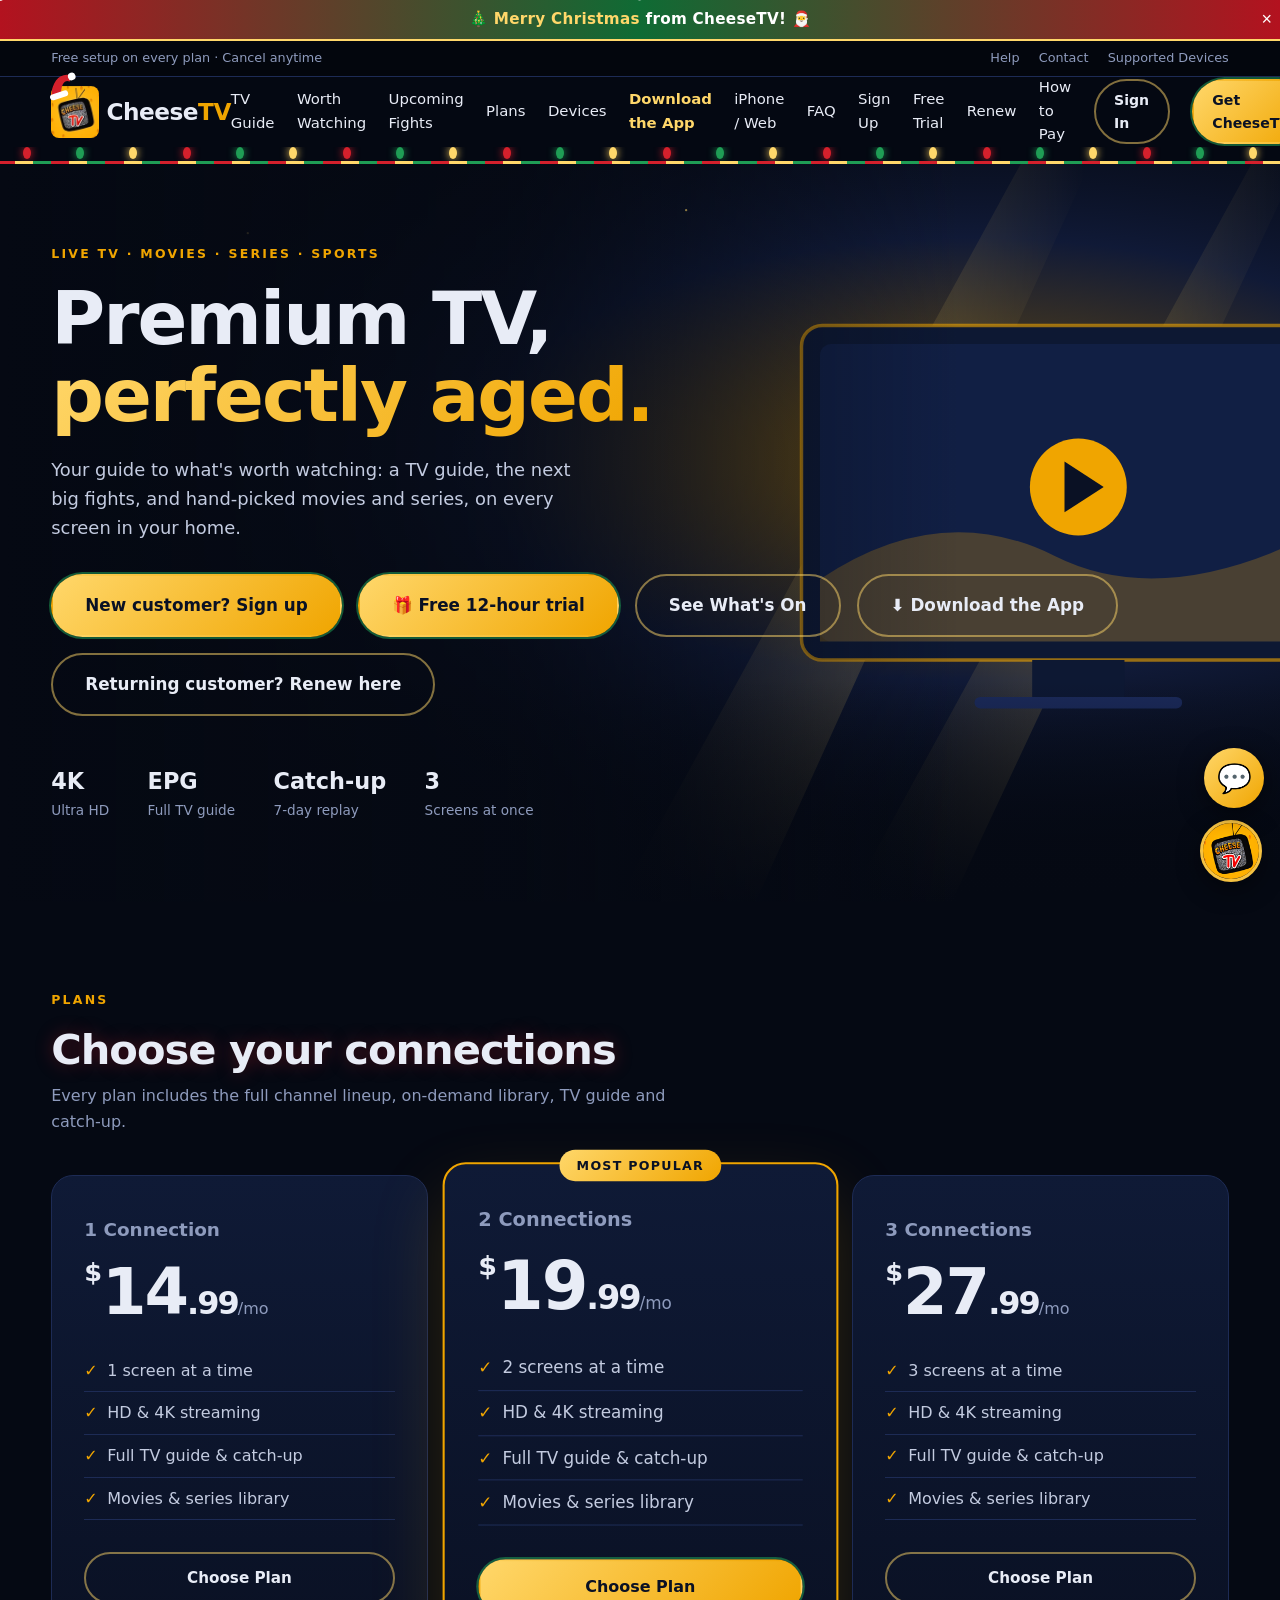
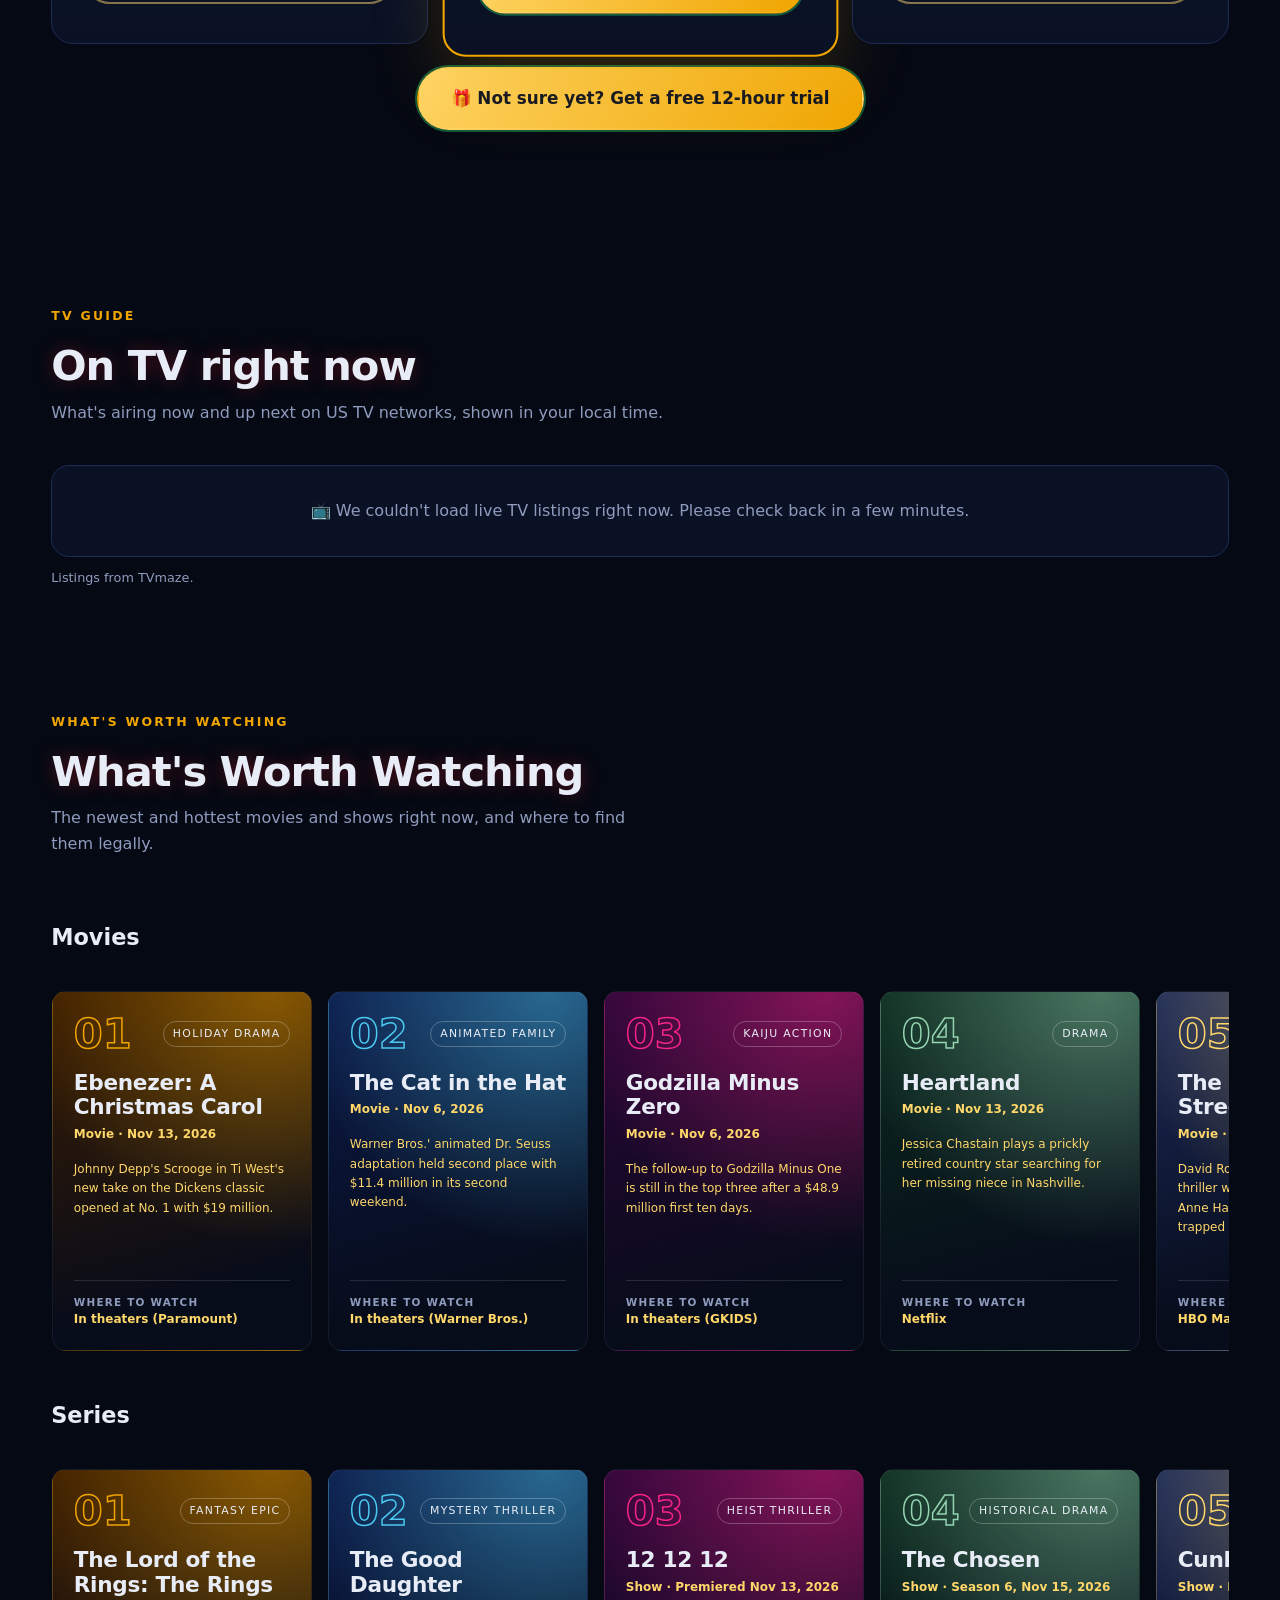
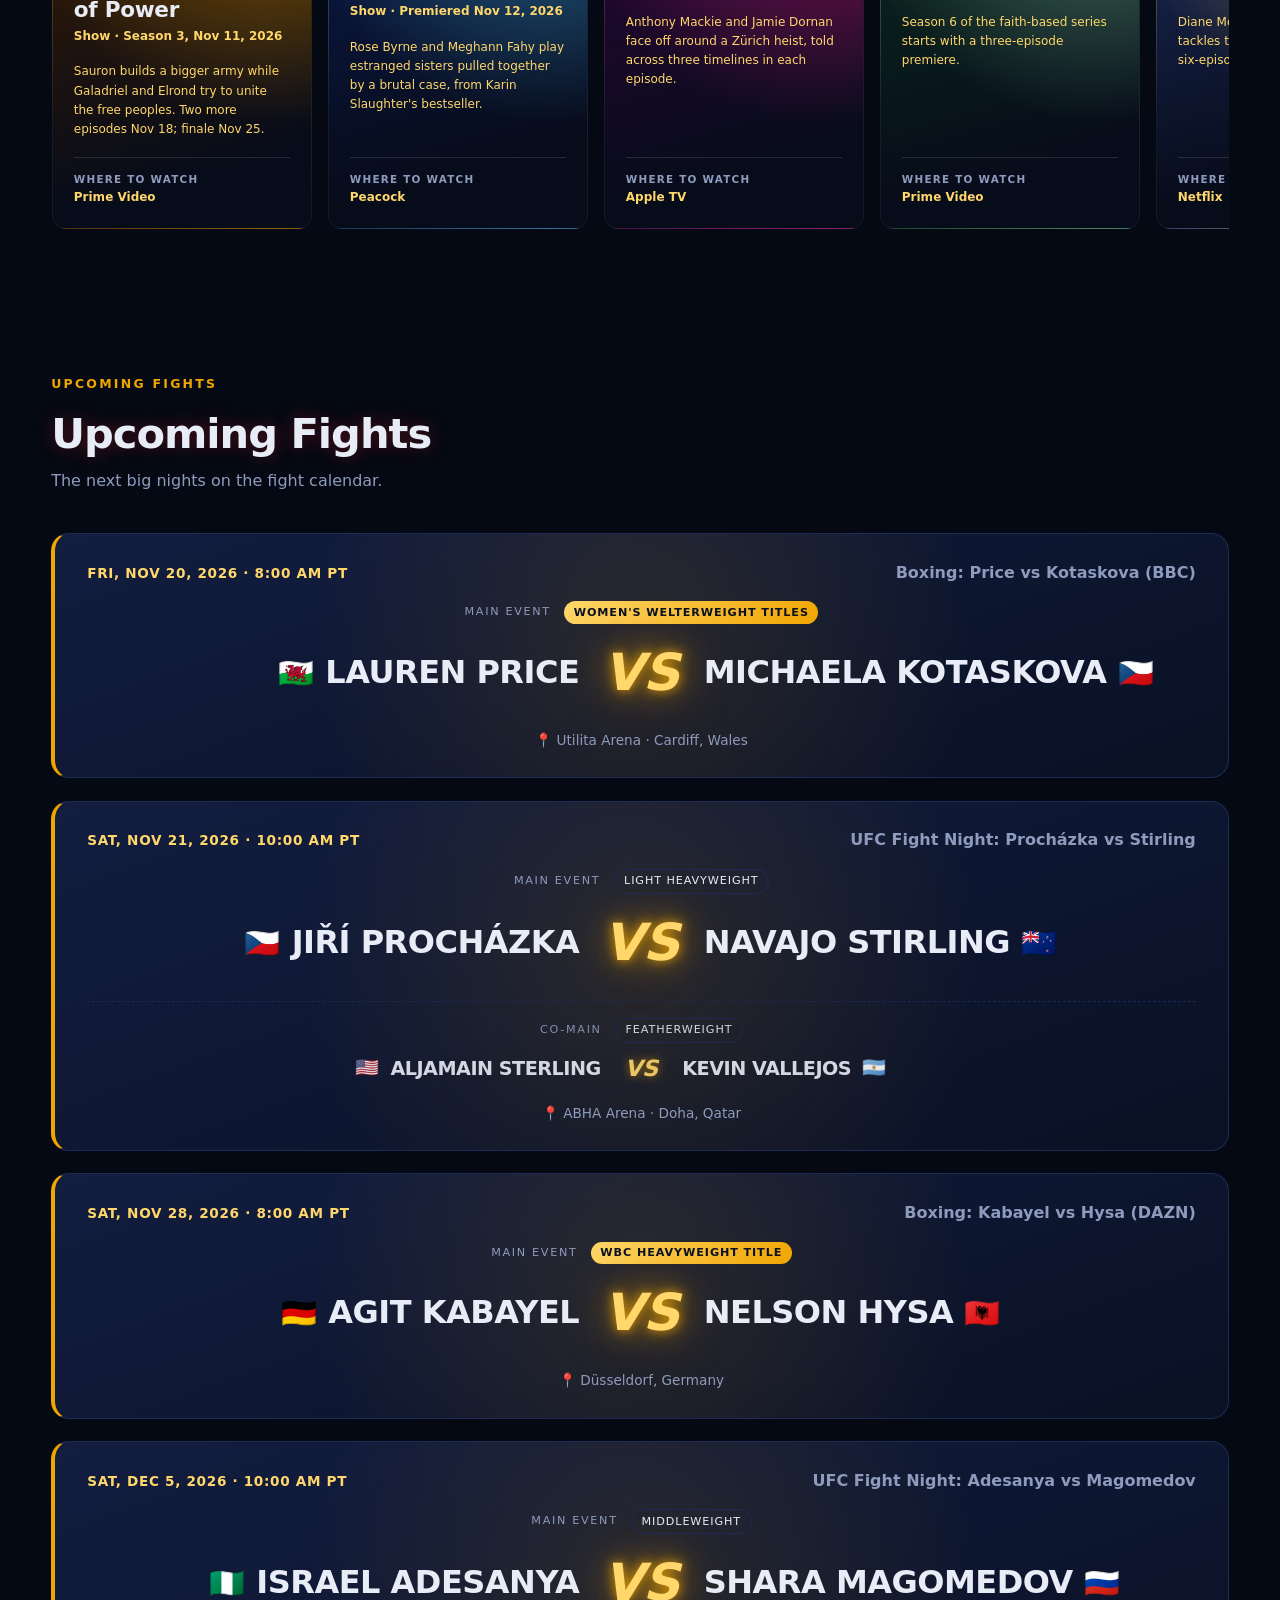
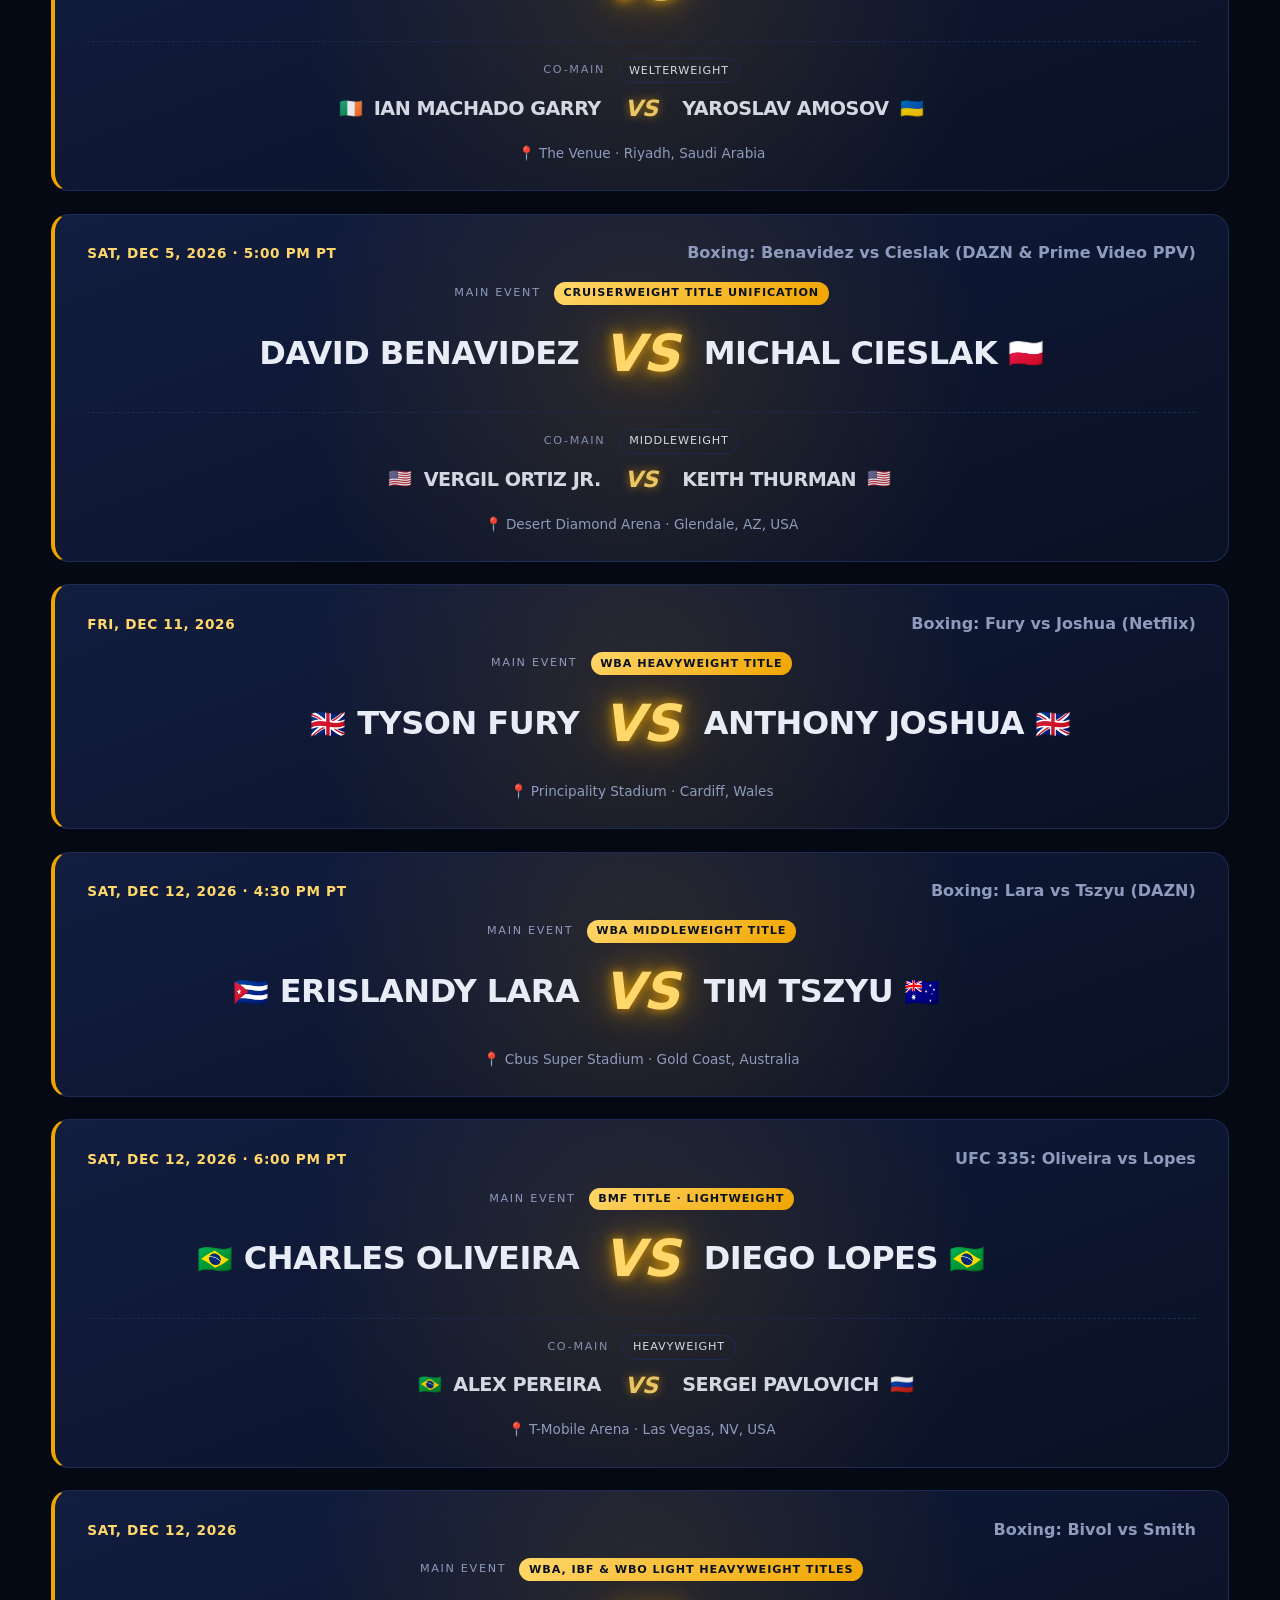
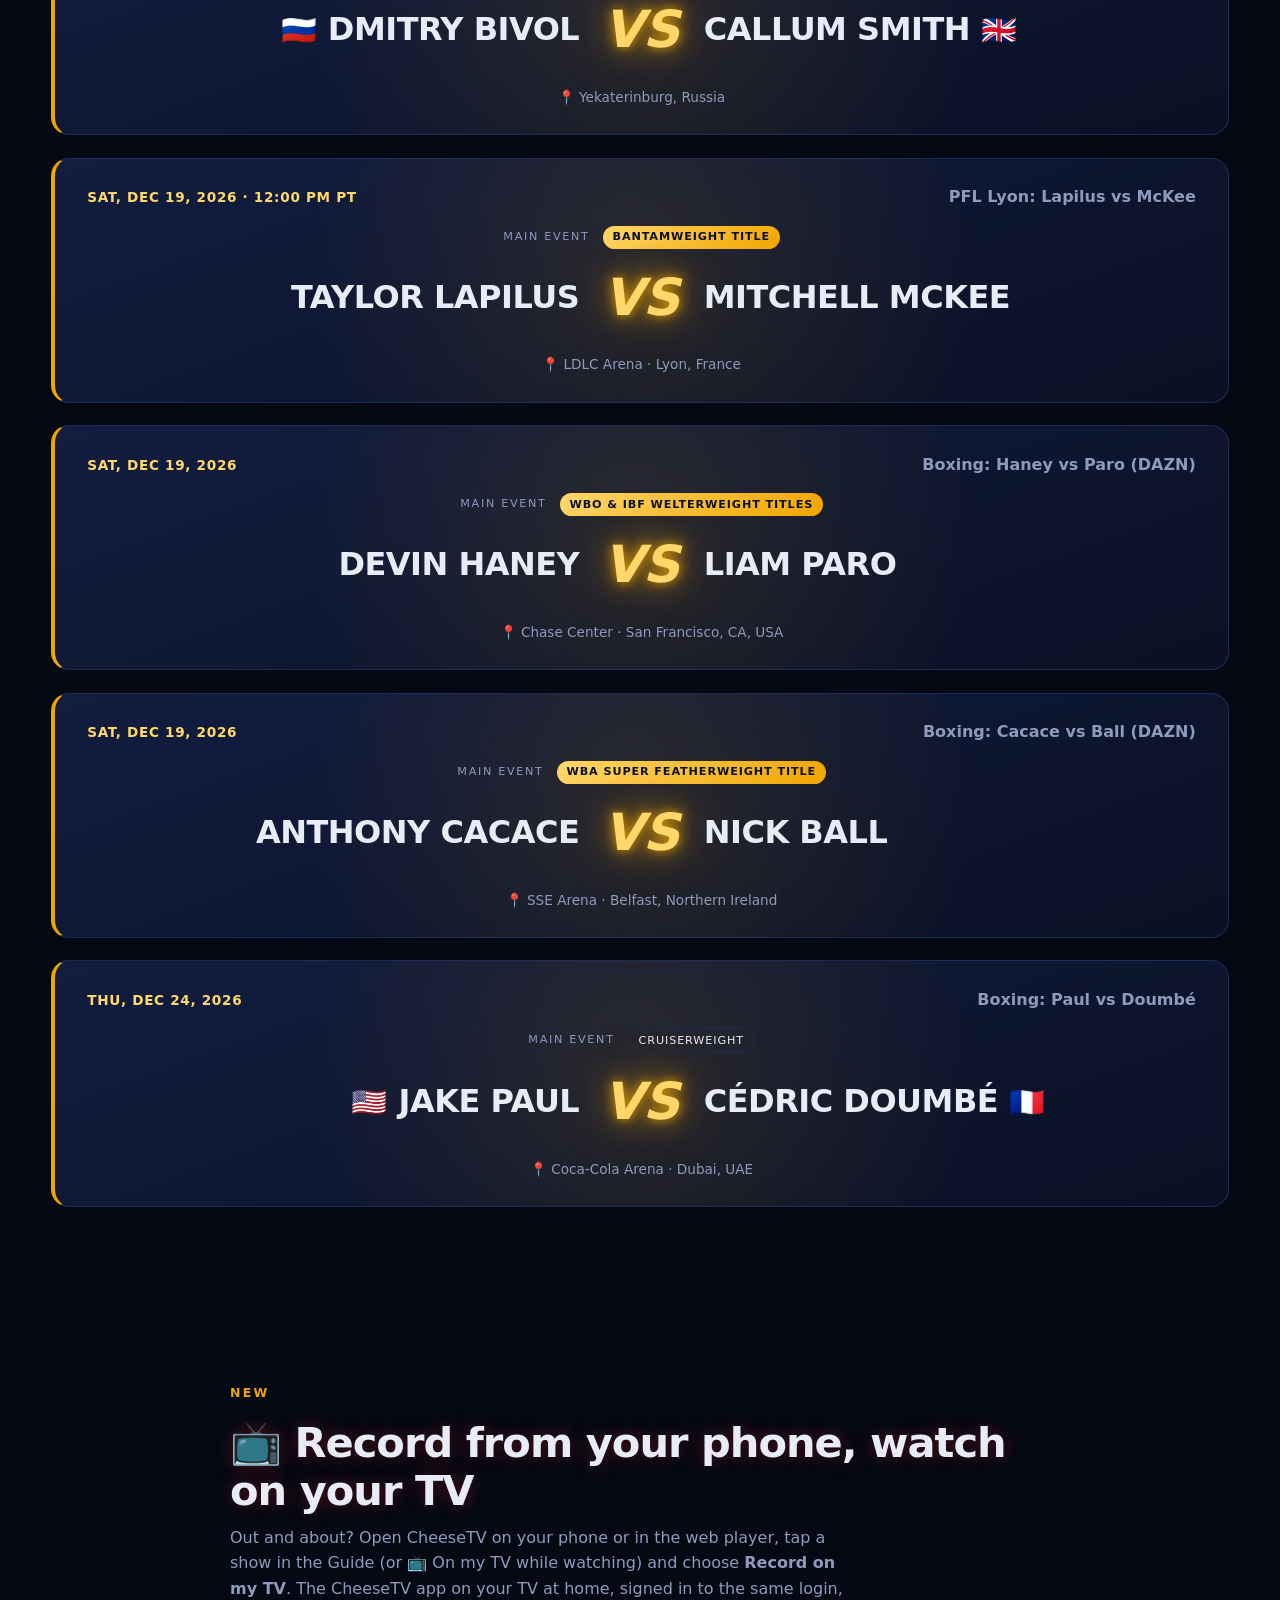
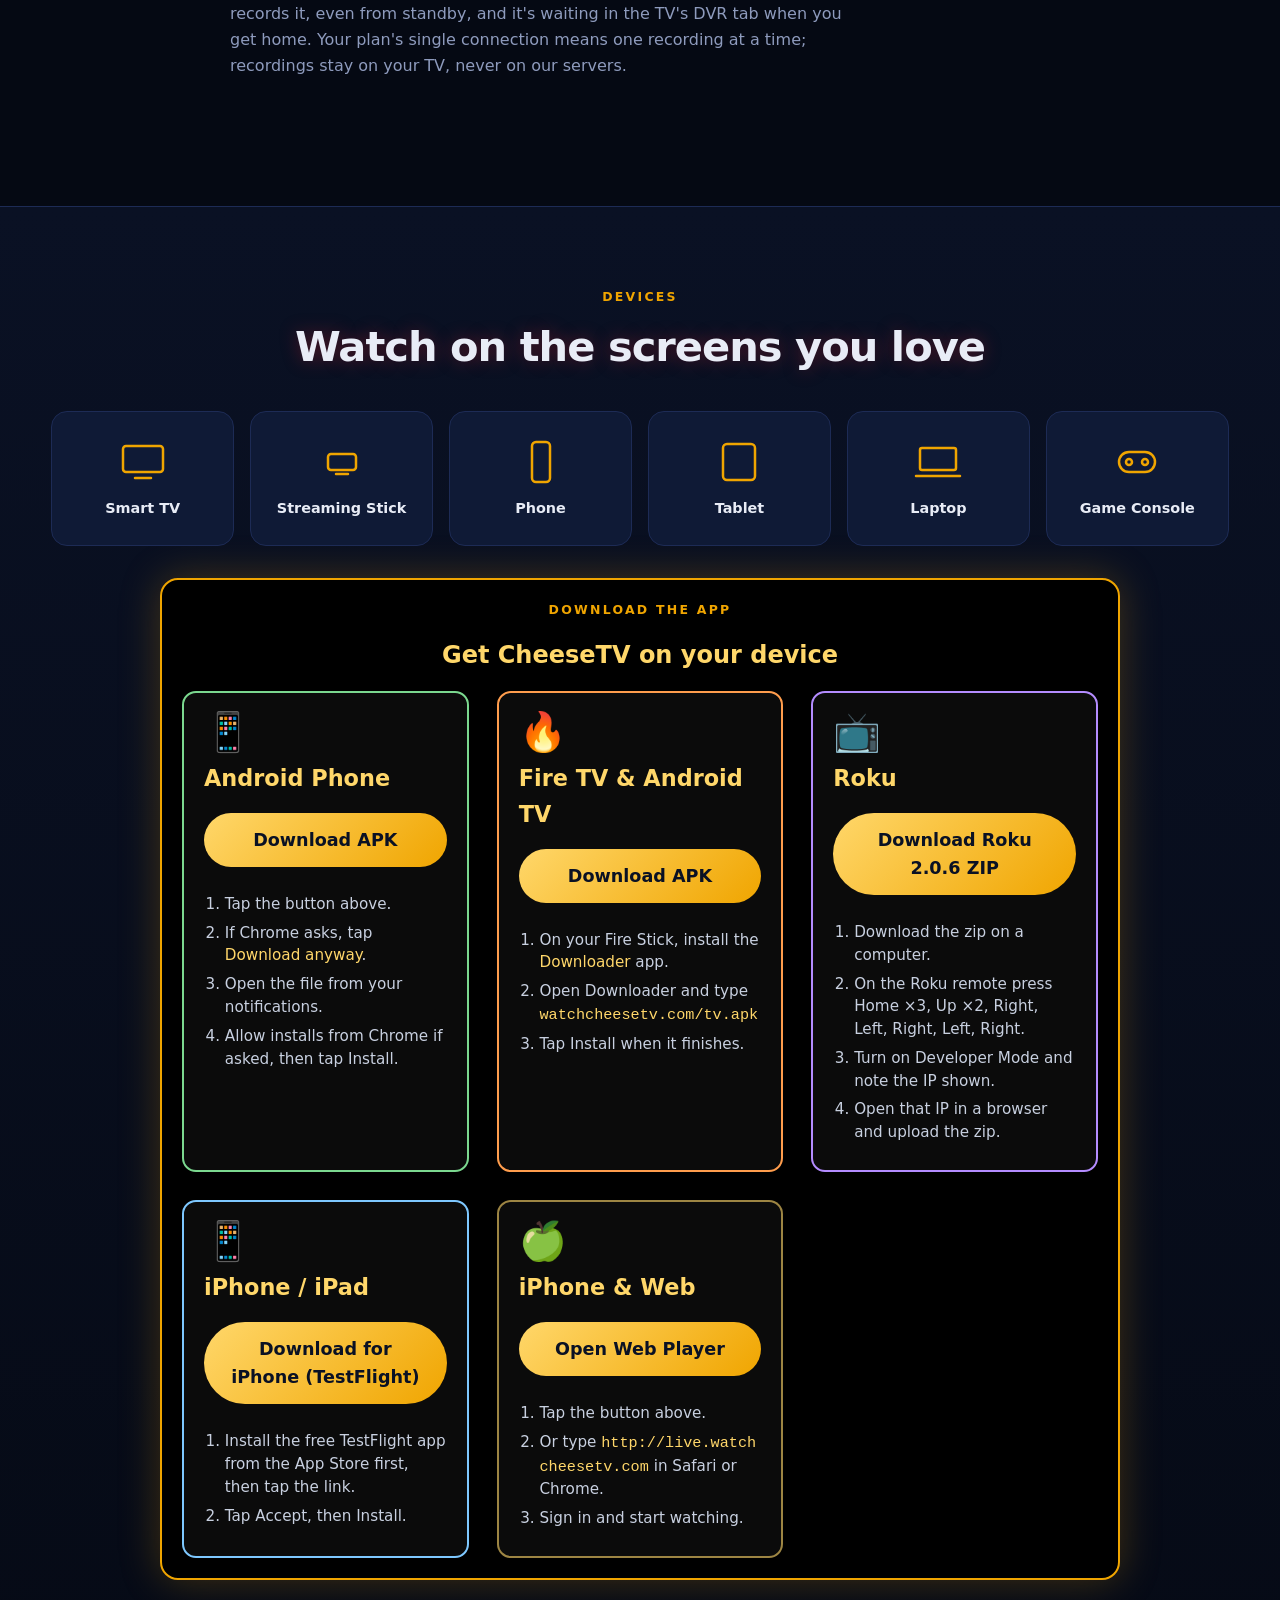
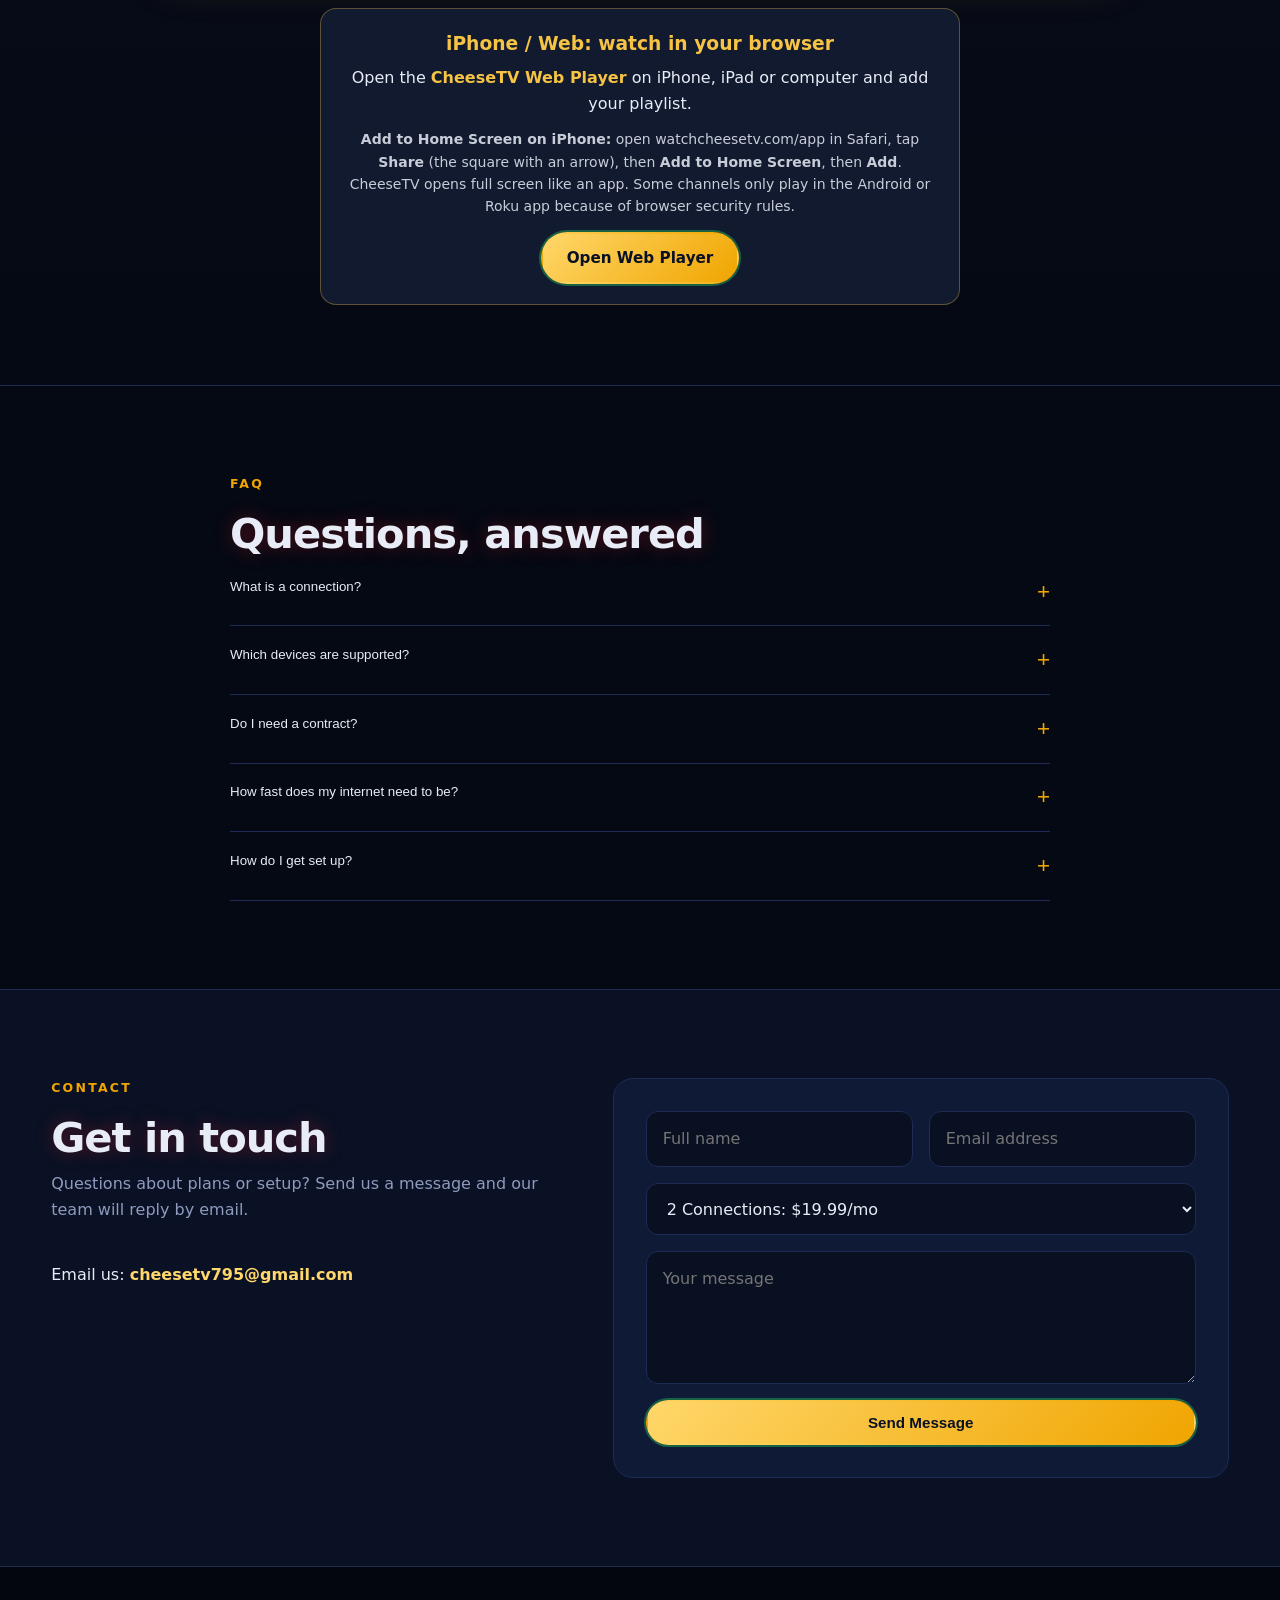
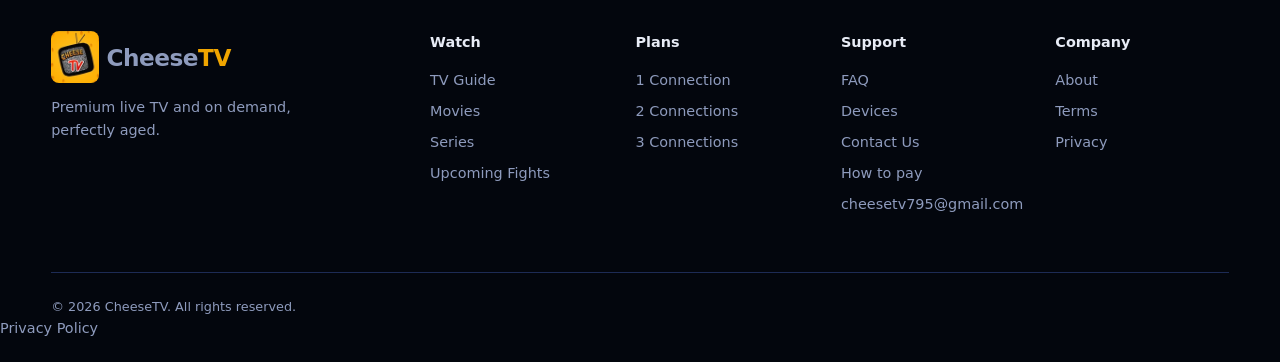
<file: index.html>
<!DOCTYPE html>
<html lang="en"><head><meta charset="UTF-8"><meta name="viewport" content="width=device-width,initial-scale=1">
<title>CheeseTV — Premium Live TV &amp; On Demand</title><meta name="description" content="CheeseTV: premium live channels, movies, series and sports on every screen.">
<link rel="stylesheet" href="styles.css?v=20261115"><link rel="stylesheet" href="assets/christmas.css?v=20261115"><link rel="manifest" href="/manifest.webmanifest"><meta name="theme-color" content="#0a1124"><link rel="icon" type="image/png" sizes="32x32" href="/icons/favicon-32.png"><link rel="icon" type="image/png" sizes="192x192" href="/icons/icon-192.png"><link rel="apple-touch-icon" href="/icons/apple-touch-icon.png"><meta name="apple-mobile-web-app-capable" content="yes"><style id="dl-critical">#download.dl{display:block;margin:32px auto 0;max-width:960px;background:#000;border:2px solid #f0a500;border-radius:18px;padding:20px;text-align:center}#download h3{color:#ffd76a;margin:0 0 16px}#download .dl-grid{display:grid;grid-template-columns:repeat(auto-fit,minmax(220px,1fr));gap:28px}#download .dl-card{display:flex;flex-direction:column;gap:8px;background:#0b0b0b;border:1px solid rgba(255,215,106,.6);border-radius:14px;padding:16px;text-align:left;text-decoration:none;color:#fff}#download .dl-card b{color:#ffd76a;font-size:1.05rem;display:block}#download .dl-card span{display:inline-block;align-self:flex-start;background:linear-gradient(135deg,#ffd76a,#f0a500);color:#0a1124;font-weight:800;padding:.5rem 1.1rem;border-radius:999px}#download .dl-card i{font-style:normal;font-size:2.4rem;line-height:1}#download .dl-card b{font-size:1.4rem!important}#download .dl-card span{font-size:1.1rem;padding:.8rem 1.4rem!important;align-self:stretch!important;text-align:center;margin:6px 0}#download .dl-card ol{margin:4px 0 0;padding-left:1.3rem;color:#c8d0e0;font-size:.95rem;line-height:1.5}#download .dl-card li{display:list-item;margin:6px 0}#download .dl-card em{color:#ffd76a;font-style:normal}#download .dl-card{padding:20px!important;gap:10px!important;border-width:2px!important}#download .dl-card:nth-child(1){border-color:#7bd88f!important}#download .dl-card:nth-child(2){border-color:#ff9d4d!important}#download .dl-card:nth-child(3){border-color:#b48cff!important}#download .dl-card:nth-child(4){border-color:#7ec8ff!important}#download .dl-card code{color:#ffd76a;overflow-wrap:anywhere;word-break:break-all;white-space:normal}#download .dl-card{min-width:0;max-width:100%;box-sizing:border-box;overflow:hidden}#dlToast{position:fixed;left:12px;right:12px;bottom:16px;z-index:9999;background:#111;color:#fff;border:2px solid #f0a500;border-radius:14px;padding:14px 40px 14px 16px;font:15px/1.4 system-ui,sans-serif;box-shadow:0 8px 30px rgba(0,0,0,.6);max-width:520px;margin:0 auto}#dlToast[hidden]{display:none}#dlToast button{position:absolute;top:6px;right:8px;background:none;border:0;color:#ffd76a;font-size:22px}</style></head>
<body>
<div class="util"><div class="wrap util-in"><span>Free setup on every plan · Cancel anytime</span><nav><a href="#faq">Help</a><a href="#contact">Contact</a><a href="#devices">Supported Devices</a></nav></div></div>
<header class="nav"><div class="wrap nav-in">
<a href="#" class="logo" aria-label="CheeseTV home"><picture><source srcset="assets/logo-112.webp" type="image/webp"><img src="assets/logo-112.png" alt="CheeseTV" width="48" height="52" class="logo-img"></picture><b>Cheese<span>TV</span></b></a>
<button class="burger" aria-label="Menu">☰</button>
<nav class="links"><a href="#guide">TV Guide</a><a href="#watch">Worth Watching</a><a href="#fights">Upcoming Fights</a><a href="#plans">Plans</a><a href="#devices">Devices</a><a href="#download" class="dl-nav">Download the App</a><a href="/app/">iPhone / Web</a><a href="#faq">FAQ</a><a href="/signup.html">Sign Up</a><a href="/trial.html">Free Trial</a><a href="/renew.html">Renew</a><a href="/pay.html">How to Pay</a>
<a href="#contact" class="btn ghost sm">Sign In</a><a href="/signup.html" class="btn sm">Get CheeseTV</a></nav></div></header>

<section class="hero">
<svg class="hero-art" viewBox="0 0 1440 640" preserveAspectRatio="xMidYMid slice" aria-hidden="true">
<defs><radialGradient id="g1" cx="70%" cy="40%" r="60%"><stop offset="0" stop-color="#f0a500" stop-opacity=".45"/><stop offset=".5" stop-color="#1b2a5a" stop-opacity=".5"/><stop offset="1" stop-color="#050913" stop-opacity="0"/></radialGradient>
<linearGradient id="beam" x1="0" y1="0" x2="1" y2="0"><stop offset="0" stop-color="#ffd76a" stop-opacity="0"/><stop offset=".5" stop-color="#ffd76a" stop-opacity=".35"/><stop offset="1" stop-color="#ffd76a" stop-opacity="0"/></linearGradient></defs>
<rect width="1440" height="640" fill="#050913"/><rect width="1440" height="640" fill="url(#g1)"/>
<g opacity=".5"><path d="M700 640 L1050 0 L1110 0 L820 640Z" fill="url(#beam)"/><path d="M900 640 L1250 0 L1290 0 L990 640Z" fill="url(#beam)"/></g>
<g transform="translate(860,140)"><rect x="0" y="0" width="480" height="290" rx="18" fill="#0d1833" stroke="#f0a500" stroke-opacity=".6" stroke-width="3"/>
<rect x="16" y="16" width="448" height="258" rx="10" fill="#111f44"/><path d="M16 220 Q120 150 220 200 T464 170 L464 274 L16 274Z" fill="#f0a500" opacity=".25"/>
<circle cx="240" cy="140" r="42" fill="#f0a500"/><path d="M228 118 L262 140 L228 162Z" fill="#0a1124"/><rect x="200" y="290" width="80" height="34" fill="#0d1833"/><rect x="150" y="322" width="180" height="10" rx="5" fill="#1b2a5a"/></g>
<g fill="#ffd76a">
<circle cx="120" cy="80" r="1.5"/><circle cx="380" cy="60" r="1"/><circle cx="560" cy="120" r="1.5"/><circle cx="1380" cy="90" r="1.2"/><circle cx="760" cy="40" r="1"/></g></svg>
<div class="wrap hero-in"><p class="badge">LIVE TV · MOVIES · SERIES · SPORTS</p>
<h1>Premium TV,<br><em>perfectly aged.</em></h1>
<p class="lead">Your guide to what's worth watching: a TV guide, the next big fights, and hand-picked movies and series, on every screen in your home.</p>
<div class="ctas"><a href="/signup.html" class="btn lg">New customer? Sign up</a><a href="/trial.html" class="btn lg">🎁 Free 12-hour trial</a><a href="#guide" class="btn ghost lg">See What's On</a><a href="#download" class="btn ghost lg">⬇ Download the App</a><a href="/renew.html" class="btn ghost lg">Returning customer? Renew here</a></div>
<ul class="stats"><li><b>4K</b>Ultra HD</li><li><b>EPG</b>Full TV guide</li><li><b>Catch-up</b>7-day replay</li><li><b>3</b>Screens at once</li></ul></div></section>

<section id="plans" class="sec wrap"><p class="eyebrow">Plans</p><h2>Choose your connections</h2><p class="sub">Every plan includes the full channel lineup, on-demand library, TV guide and catch-up.</p>
<div class="plans">
<div class="plan"><h3>1 Connection</h3><p class="price"><sup>$</sup>14<span>.99</span><small>/mo</small></p><ul><li>1 screen at a time</li><li>HD &amp; 4K streaming</li><li>Full TV guide &amp; catch-up</li><li>Movies &amp; series library</li></ul><a href="/signup.html" class="btn ghost block">Choose Plan</a></div>
<div class="plan pop"><span class="tag">Most Popular</span><h3>2 Connections</h3><p class="price"><sup>$</sup>19<span>.99</span><small>/mo</small></p><ul><li>2 screens at a time</li><li>HD &amp; 4K streaming</li><li>Full TV guide &amp; catch-up</li><li>Movies &amp; series library</li></ul><a href="/signup.html" class="btn block">Choose Plan</a></div>
<div class="plan"><h3>3 Connections</h3><p class="price"><sup>$</sup>27<span>.99</span><small>/mo</small></p><ul><li>3 screens at a time</li><li>HD &amp; 4K streaming</li><li>Full TV guide &amp; catch-up</li><li>Movies &amp; series library</li></ul><a href="/signup.html" class="btn ghost block">Choose Plan</a></div>
</div><p style="text-align:center;margin-top:1.4rem"><a href="/trial.html" class="btn lg">🎁 Not sure yet? Get a free 12-hour trial</a></p></section>

<section id="guide" class="sec wrap"><p class="eyebrow">TV Guide</p><h2>On TV right now</h2><p class="sub">What's airing now and up next on US TV networks, shown in your local time.</p>
<div class="guide live-guide" id="guideGrid"><p class="lg-fail">Loading live listings…</p></div><p class="lg-note">Listings from TVmaze.</p></section>

<section id="watch" class="sec row-sec"><div class="wrap"><p class="eyebrow">What's Worth Watching</p><h2>What's Worth Watching</h2><p class="sub">The newest and hottest movies and shows right now, and where to find them legally.</p>
<div class="row-head" id="movies"><h3>Movies</h3></div><div class="row" data-row="movies"></div>
<div class="row-head" id="series"><h3>Series</h3></div><div class="row" data-row="series"></div>
</div></section>
<section id="fights" class="sec wrap"><p class="eyebrow">Upcoming Fights</p><h2>Upcoming Fights</h2><p class="sub">The next big nights on the fight calendar.</p><div class="fights"><article class="fight"><div class="f-top"><span class="f-date">Fri, Nov 20, 2026 · 8:00 AM PT</span><h3>Boxing: Price vs Kotaskova (BBC)</h3></div><div class="main"><p class="lbl">Main Event <span class="wc title">Women's Welterweight Titles</span></p><div class="vsrow"><div class="fighter l"><span class="flag">🏴󠁧󠁢󠁷󠁬󠁳󠁿</span><b>Lauren Price</b></div><span class="vs">VS</span><div class="fighter r"><span class="flag">🇨🇿</span><b>Michaela Kotaskova</b></div></div></div><p class="f-venue">Utilita Arena · Cardiff, Wales</p></article><article class="fight"><div class="f-top"><span class="f-date">Sat, Nov 21, 2026 · 10:00 AM PT</span><h3>UFC Fight Night: Procházka vs Stirling</h3></div><div class="main"><p class="lbl">Main Event <span class="wc">Light Heavyweight</span></p><div class="vsrow"><div class="fighter l"><span class="flag">🇨🇿</span><b>Jiří Procházka</b></div><span class="vs">VS</span><div class="fighter r"><span class="flag">🇳🇿</span><b>Navajo Stirling</b></div></div></div><div class="co"><p class="lbl">Co-Main <span class="wc">Featherweight</span></p><div class="vsrow"><div class="fighter l"><span class="flag">🇺🇸</span><b>Aljamain Sterling</b></div><span class="vs">VS</span><div class="fighter r"><span class="flag">🇦🇷</span><b>Kevin Vallejos</b></div></div></div><p class="f-venue">ABHA Arena · Doha, Qatar</p></article><article class="fight"><div class="f-top"><span class="f-date">Sat, Nov 28, 2026 · 8:00 AM PT</span><h3>Boxing: Kabayel vs Hysa (DAZN)</h3></div><div class="main"><p class="lbl">Main Event <span class="wc title">WBC Heavyweight Title</span></p><div class="vsrow"><div class="fighter l"><span class="flag">🇩🇪</span><b>Agit Kabayel</b></div><span class="vs">VS</span><div class="fighter r"><span class="flag">🇦🇱</span><b>Nelson Hysa</b></div></div></div><p class="f-venue">Düsseldorf, Germany</p></article><article class="fight"><div class="f-top"><span class="f-date">Sat, Dec 5, 2026 · 10:00 AM PT</span><h3>UFC Fight Night: Adesanya vs Magomedov</h3></div><div class="main"><p class="lbl">Main Event <span class="wc">Middleweight</span></p><div class="vsrow"><div class="fighter l"><span class="flag">🇳🇬</span><b>Israel Adesanya</b></div><span class="vs">VS</span><div class="fighter r"><span class="flag">🇷🇺</span><b>Shara Magomedov</b></div></div></div><div class="co"><p class="lbl">Co-Main <span class="wc">Welterweight</span></p><div class="vsrow"><div class="fighter l"><span class="flag">🇮🇪</span><b>Ian Machado Garry</b></div><span class="vs">VS</span><div class="fighter r"><span class="flag">🇺🇦</span><b>Yaroslav Amosov</b></div></div></div><p class="f-venue">The Venue · Riyadh, Saudi Arabia</p></article><article class="fight"><div class="f-top"><span class="f-date">Sat, Dec 5, 2026 · 5:00 PM PT</span><h3>Boxing: Benavidez vs Cieslak (DAZN &amp; Prime Video PPV)</h3></div><div class="main"><p class="lbl">Main Event <span class="wc title">Cruiserweight Title Unification</span></p><div class="vsrow"><div class="fighter l"><b>David Benavidez</b></div><span class="vs">VS</span><div class="fighter r"><span class="flag">🇵🇱</span><b>Michal Cieslak</b></div></div></div><div class="co"><p class="lbl">Co-Main <span class="wc">Middleweight</span></p><div class="vsrow"><div class="fighter l"><span class="flag">🇺🇸</span><b>Vergil Ortiz Jr.</b></div><span class="vs">VS</span><div class="fighter r"><span class="flag">🇺🇸</span><b>Keith Thurman</b></div></div></div><p class="f-venue">Desert Diamond Arena · Glendale, AZ, USA</p></article><article class="fight"><div class="f-top"><span class="f-date">Fri, Dec 11, 2026</span><h3>Boxing: Fury vs Joshua (Netflix)</h3></div><div class="main"><p class="lbl">Main Event <span class="wc title">WBA Heavyweight Title</span></p><div class="vsrow"><div class="fighter l"><span class="flag">🇬🇧</span><b>Tyson Fury</b></div><span class="vs">VS</span><div class="fighter r"><span class="flag">🇬🇧</span><b>Anthony Joshua</b></div></div></div><p class="f-venue">Principality Stadium · Cardiff, Wales</p></article><article class="fight"><div class="f-top"><span class="f-date">Sat, Dec 12, 2026 · 4:30 PM PT</span><h3>Boxing: Lara vs Tszyu (DAZN)</h3></div><div class="main"><p class="lbl">Main Event <span class="wc title">WBA Middleweight Title</span></p><div class="vsrow"><div class="fighter l"><span class="flag">🇨🇺</span><b>Erislandy Lara</b></div><span class="vs">VS</span><div class="fighter r"><span class="flag">🇦🇺</span><b>Tim Tszyu</b></div></div></div><p class="f-venue">Cbus Super Stadium · Gold Coast, Australia</p></article><article class="fight"><div class="f-top"><span class="f-date">Sat, Dec 12, 2026 · 6:00 PM PT</span><h3>UFC 335: Oliveira vs Lopes</h3></div><div class="main"><p class="lbl">Main Event <span class="wc title">BMF Title · Lightweight</span></p><div class="vsrow"><div class="fighter l"><span class="flag">🇧🇷</span><b>Charles Oliveira</b></div><span class="vs">VS</span><div class="fighter r"><span class="flag">🇧🇷</span><b>Diego Lopes</b></div></div></div><div class="co"><p class="lbl">Co-Main <span class="wc">Heavyweight</span></p><div class="vsrow"><div class="fighter l"><span class="flag">🇧🇷</span><b>Alex Pereira</b></div><span class="vs">VS</span><div class="fighter r"><span class="flag">🇷🇺</span><b>Sergei Pavlovich</b></div></div></div><p class="f-venue">T-Mobile Arena · Las Vegas, NV, USA</p></article><article class="fight"><div class="f-top"><span class="f-date">Sat, Dec 12, 2026</span><h3>Boxing: Bivol vs Smith</h3></div><div class="main"><p class="lbl">Main Event <span class="wc title">WBA, IBF &amp; WBO Light Heavyweight Titles</span></p><div class="vsrow"><div class="fighter l"><span class="flag">🇷🇺</span><b>Dmitry Bivol</b></div><span class="vs">VS</span><div class="fighter r"><span class="flag">🇬🇧</span><b>Callum Smith</b></div></div></div><p class="f-venue">Yekaterinburg, Russia</p></article><article class="fight"><div class="f-top"><span class="f-date">Sat, Dec 19, 2026 · 12:00 PM PT</span><h3>PFL Lyon: Lapilus vs McKee</h3></div><div class="main"><p class="lbl">Main Event <span class="wc title">Bantamweight Title</span></p><div class="vsrow"><div class="fighter l"><b>Taylor Lapilus</b></div><span class="vs">VS</span><div class="fighter r"><b>Mitchell McKee</b></div></div></div><p class="f-venue">LDLC Arena · Lyon, France</p></article><article class="fight"><div class="f-top"><span class="f-date">Sat, Dec 19, 2026</span><h3>Boxing: Haney vs Paro (DAZN)</h3></div><div class="main"><p class="lbl">Main Event <span class="wc title">WBO &amp; IBF Welterweight Titles</span></p><div class="vsrow"><div class="fighter l"><b>Devin Haney</b></div><span class="vs">VS</span><div class="fighter r"><b>Liam Paro</b></div></div></div><p class="f-venue">Chase Center · San Francisco, CA, USA</p></article><article class="fight"><div class="f-top"><span class="f-date">Sat, Dec 19, 2026</span><h3>Boxing: Cacace vs Ball (DAZN)</h3></div><div class="main"><p class="lbl">Main Event <span class="wc title">WBA Super Featherweight Title</span></p><div class="vsrow"><div class="fighter l"><b>Anthony Cacace</b></div><span class="vs">VS</span><div class="fighter r"><b>Nick Ball</b></div></div></div><p class="f-venue">SSE Arena · Belfast, Northern Ireland</p></article><article class="fight"><div class="f-top"><span class="f-date">Thu, Dec 24, 2026</span><h3>Boxing: Paul vs Doumbé</h3></div><div class="main"><p class="lbl">Main Event <span class="wc">Cruiserweight</span></p><div class="vsrow"><div class="fighter l"><span class="flag">🇺🇸</span><b>Jake Paul</b></div><span class="vs">VS</span><div class="fighter r"><span class="flag">🇫🇷</span><b>Cédric Doumbé</b></div></div></div><p class="f-venue">Coca-Cola Arena · Dubai, UAE</p></article></div></section>

<section id="record-tv" class="sec wrap narrow"><p class="eyebrow">New</p><h2>📺 Record from your phone, watch on your TV</h2><p class="sub">Out and about? Open CheeseTV on your phone or in the <a href="/app/">web player</a>, tap a show in the Guide (or 📺 On my TV while watching) and choose <b>Record on my TV</b>. The CheeseTV app on your TV at home, signed in to the same login, records it, even from standby, and it's waiting in the TV's DVR tab when you get home. Your plan's single connection means one recording at a time; recordings stay on your TV, never on our servers.</p></section>
<section id="devices" class="devices"><div class="wrap"><p class="eyebrow">Devices</p><h2>Watch on the screens you love</h2>
<div class="dev-strip"><div><svg viewBox="0 0 48 48"><rect x="4" y="8" width="40" height="26" rx="3"/><path d="M16 40h16"/></svg>Smart TV</div><div><svg viewBox="0 0 48 48"><rect x="10" y="16" width="28" height="16" rx="3"/><path d="M18 36h12"/></svg>Streaming Stick</div><div><svg viewBox="0 0 48 48"><rect x="15" y="4" width="18" height="40" rx="4"/></svg>Phone</div><div><svg viewBox="0 0 48 48"><rect x="8" y="6" width="32" height="36" rx="4"/></svg>Tablet</div><div><svg viewBox="0 0 48 48"><rect x="6" y="10" width="36" height="22" rx="2"/><path d="M2 38h44"/></svg>Laptop</div><div><svg viewBox="0 0 48 48"><rect x="6" y="14" width="36" height="20" rx="10"/><circle cx="16" cy="24" r="3"/><circle cx="32" cy="24" r="3"/></svg>Game Console</div></div><div id="download" class="dl"><p class="eyebrow">Download the App</p><h3>Get CheeseTV on your device</h3><div class="dl-grid">
<a class="dl-card" href="/cheesetv-player.apk" download><i>📱</i><b>Android Phone</b><span>Download APK</span><ol><li>Tap the button above.</li><li>If Chrome asks, tap <em>Download anyway</em>.</li><li>Open the file from your notifications.</li><li>Allow installs from Chrome if asked, then tap Install.</li></ol></a>
<a class="dl-card" href="/tv.apk" download><i>🔥</i><b>Fire TV &amp; Android TV</b><span>Download APK</span><ol><li>On your Fire Stick, install the <em>Downloader</em> app.</li><li>Open Downloader and type <code>watchcheesetv.com/tv.apk</code></li><li>Tap Install when it finishes.</li></ol></a>
<a class="dl-card" href="/cheesetv-roku-2.0.6.zip" download><i>📺</i><b>Roku</b><span>Download Roku 2.0.6 ZIP</span><ol><li>Download the zip on a computer.</li><li>On the Roku remote press Home ×3, Up ×2, Right, Left, Right, Left, Right.</li><li>Turn on Developer Mode and note the IP shown.</li><li>Open that IP in a browser and upload the zip.</li></ol></a>
<a class="dl-card" href="https://testflight.apple.com/join/nHDpEhwu" target="_blank" rel="noopener"><i>📱</i><b>iPhone / iPad</b><span>Download for iPhone (TestFlight)</span><ol><li>Install the free TestFlight app from the App Store first, then tap the link.</li><li>Tap Accept, then Install.</li></ol></a>
<a class="dl-card" href="http://live.watchcheesetv.com"><i>🍏</i><b>iPhone &amp; Web</b><span>Open Web Player</span><ol><li>Tap the button above.</li><li>Or type <code>http://live.watchcheesetv.com</code> in Safari or Chrome.</li><li>Sign in and start watching.</li></ol></a>

</div></div><div class="webapp" style="margin:28px auto 0;max-width:640px;background:#111a2e;border:1px solid #f6c34455;border-radius:16px;padding:20px;text-align:center"><h3 style="margin:0 0 6px;color:#f6c344">iPhone / Web: watch in your browser</h3><p style="margin:0 0 12px">Open the <a href="/app/" style="color:#f6c344;font-weight:700">CheeseTV Web Player</a> on iPhone, iPad or computer and add your playlist.</p><p style="margin:0 0 14px;font-size:14px;opacity:.85"><b>Add to Home Screen on iPhone:</b> open watchcheesetv.com/app in Safari, tap <b>Share</b> (the square with an arrow), then <b>Add to Home Screen</b>, then <b>Add</b>. CheeseTV opens full screen like an app. Some channels only play in the Android or Roku app because of browser security rules.</p><a href="/app/" class="btn">Open Web Player</a></div></div></section>

<section id="faq" class="sec wrap narrow"><p class="eyebrow">FAQ</p><h2>Questions, answered</h2>
<div class="acc"><button>What is a connection?</button><div><p>A connection is one screen streaming at a time. Choose 2 or 3 connections to watch on multiple screens at once.</p></div></div>
<div class="acc"><button>Which devices are supported?</button><div><p>Smart TVs, streaming sticks, phones, tablets, computers and game consoles.</p></div></div>
<div class="acc"><button>Do I need a contract?</button><div><p>No. Plans are month-to-month and you can cancel anytime.</p></div></div>
<div class="acc"><button>How fast does my internet need to be?</button><div><p>We recommend at least 100 Mbps internet for the smoothest HD and 4K streaming, especially with multiple connections.</p></div></div>
<div class="acc"><button>How do I get set up?</button><div><p>Pick a plan, and our team will send you simple setup steps for your devices.</p></div></div></section>

<section id="contact" class="sec contact"><div class="wrap c-in"><div><p class="eyebrow">Contact</p><h2>Get in touch</h2><p class="sub">Questions about plans or setup? Send us a message and our team will reply by email.</p><p class="c-mail">Email us: <a href="mailto:cheesetv795@gmail.com">cheesetv795@gmail.com</a></p></div>
<form id="form" action="https://formsubmit.co/cheesetv795@gmail.com" method="POST"><input type="hidden" name="_subject" value="New CheeseTV contact message"><input type="hidden" name="_template" value="table"><input type="hidden" name="_next" value="https://watchcheesetv.com/#contact-thanks"><p class="ok" id="thanks" hidden>Thanks! Your message was sent. We'll be in touch soon.</p><div class="two"><input name="name" required placeholder="Full name"><input name="email" required type="email" placeholder="Email address"></div>
<select name="plan"><option>1 Connection: $14.99/mo</option><option selected>2 Connections: $19.99/mo</option><option>3 Connections: $27.99/mo</option><option>Just a question</option></select>
<textarea name="message" rows="4" required placeholder="Your message"></textarea><button type="submit" class="btn block">Send Message</button></form></div></section>

<footer class="foot"><div class="wrap f-grid">
<div><a href="#" class="logo"><picture><source srcset="assets/logo-112.webp" type="image/webp"><img src="assets/logo-112.png" alt="CheeseTV" width="48" height="52" class="logo-img"></picture><b>Cheese<span>TV</span></b></a><p>Premium live TV and on demand, perfectly aged.</p></div>
<div><h4>Watch</h4><a href="#guide">TV Guide</a><a href="#movies">Movies</a><a href="#series">Series</a><a href="#fights">Upcoming Fights</a></div>
<div><h4>Plans</h4><a href="#plans">1 Connection</a><a href="#plans">2 Connections</a><a href="#plans">3 Connections</a></div>
<div><h4>Support</h4><a href="#faq">FAQ</a><a href="#devices">Devices</a><a href="#contact">Contact Us</a><a href="/pay.html">How to pay</a><a href="mailto:cheesetv795@gmail.com">cheesetv795@gmail.com</a></div>
<div><h4>Company</h4><a href="#">About</a><a href="#">Terms</a><a href="#">Privacy</a></div>
</div><div class="wrap f-bot">© <span id="yr"></span> CheeseTV. All rights reserved.</div><p><a href="/privacy.html">Privacy Policy</a></p></footer>
<div class="fab" id="fab"><div class="fab-menu" id="fabMenu" hidden><a href="http://live.watchcheesetv.com/">&#9654;&#65039; Watch now</a><a href="#contact">&#9993;&#65039; Contact form</a><a href="mailto:cheesetv795@gmail.com">&#128231; Email support</a><a href="#top" id="fabTop">&#11014;&#65039; Back to top</a></div><button class="fab-btn" id="fabBtn" aria-label="Watch CheeseTV now" aria-expanded="false"><img src="/assets/logo-112.png" alt="CheeseTV"></button></div>
<script>(function(){var b=document.getElementById('fabBtn'),m=document.getElementById('fabMenu');b.onclick=function(e){e.stopPropagation();location.href='http://live.watchcheesetv.com/'};document.addEventListener('click',function(){m.hidden=true;b.setAttribute('aria-expanded','false')});document.getElementById('fabTop').onclick=function(e){e.preventDefault();window.scrollTo({top:0,behavior:'smooth'})};})();</script>
<div id="dlToast" role="status" aria-live="polite" hidden><button aria-label="Close" onclick="this.parentNode.hidden=true">×</button><span></span></div>
<script>(function(){var t=document.getElementById('dlToast'),tm;document.querySelectorAll('#download a.dl-card[download]').forEach(function(a){a.addEventListener('click',function(){var mb=/roku/.test(a.href)?'':' (63 MB)';t.querySelector('span').textContent='Downloading CheeseTV'+mb+'… If Chrome asks, tap Download anyway. Then open it from your notifications or Chrome ⋮ › Downloads.';t.hidden=false;clearTimeout(tm);tm=setTimeout(function(){t.hidden=true},15000)})})})();</script>
<script src="script.js?v=20261115"></script><script src="assets/christmas.js?v=20261115" defer></script><script src="assets/chatbot.js?v=20261028t" defer></script>
<script src="/assets/visit.js" defer></script></body></html>
</file>
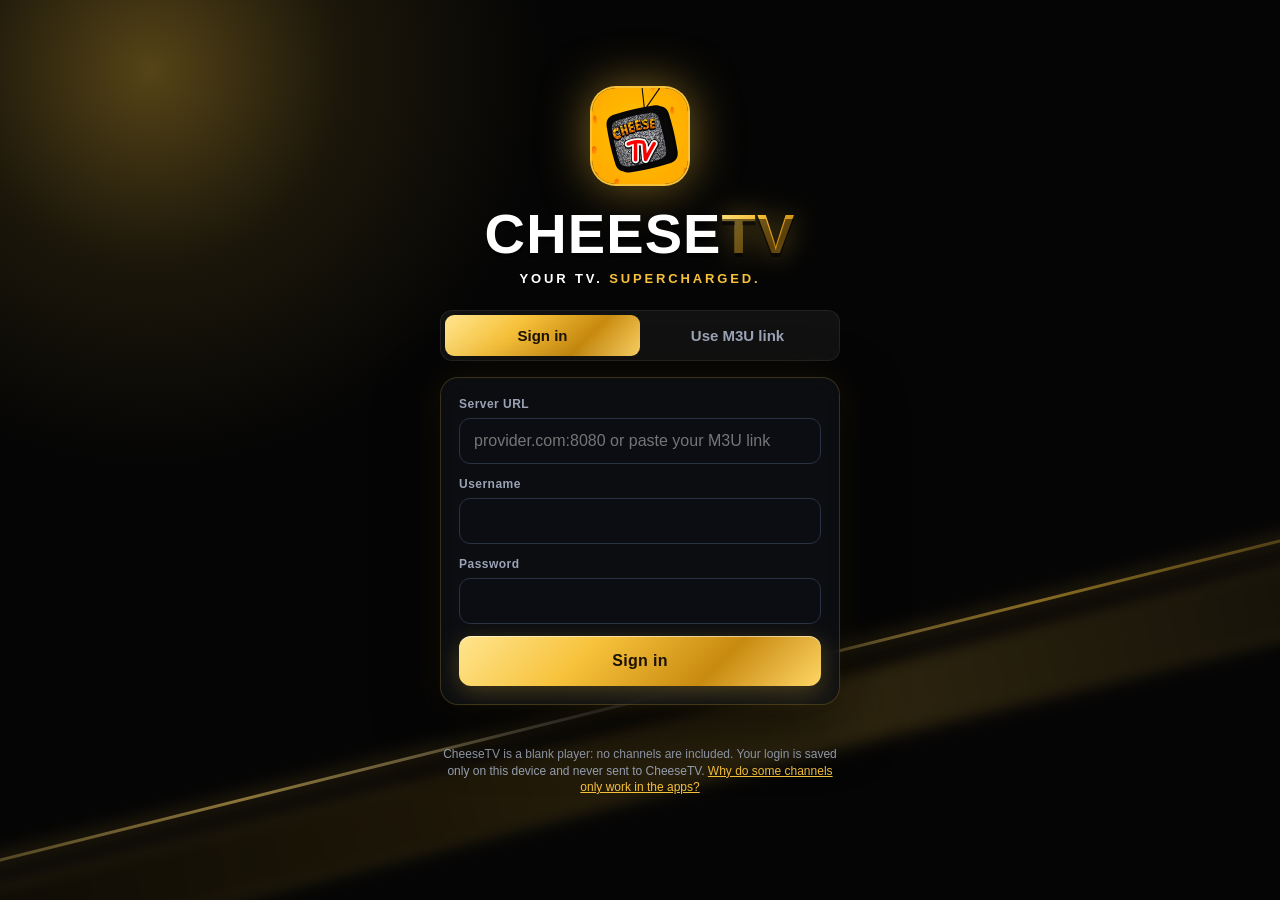
<file: app/index.html>
<!doctype html><html lang="en"><head><meta charset="utf-8"><meta http-equiv="Cache-Control" content="no-cache">
<meta name="viewport" content="width=device-width,initial-scale=1,viewport-fit=cover">
<title>CheeseTV · Your TV. Supercharged.</title><meta name="description" content="CheeseTV web player for iPhone and desktop: live TV guide, pause & rewind, recording. Blank player: add your own playlist.">
<meta name="theme-color" content="#07080c"><link rel="manifest" href="/app/manifest.webmanifest">
<link rel="apple-touch-icon" href="/icons/apple-touch-icon.png"><link rel="icon" href="/icons/favicon-32.png">
<meta name="apple-mobile-web-app-capable" content="yes"><meta name="mobile-web-app-capable" content="yes">
<meta name="apple-mobile-web-app-status-bar-style" content="black-translucent"><meta name="apple-mobile-web-app-title" content="CheeseTV">
<link rel="stylesheet" href="/app/app.css?v=30"><link rel="stylesheet" href="/app/christmas.css?v=1"></head><body>

<section id="signin" class="signin" hidden>
 <div class="glow"></div><div class="streak s1"></div><div class="streak s2"></div>
 <div class="si-card">
  <img class="si-logo" src="/icons/icon-192.png" alt="">
  <h1 class="wordmark">CHEESE<span>TV</span></h1>
  <p class="tagline">YOUR TV. <span>SUPERCHARGED.</span></p>
  <div class="seg" id="siSeg"><button data-t="xt" class="on">Sign in</button><button data-t="m3u">Use M3U link</button></div>
  <form id="fXt" novalidate><label>Server URL<input name="server" type="text" inputmode="url" autocapitalize="none" autocorrect="off" spellcheck="false" enterkeyhint="next" placeholder="provider.com:8080 or paste your M3U link" autocomplete="url"></label><label>Username<input name="user" autocapitalize="none" autocorrect="off" spellcheck="false" enterkeyhint="next" autocomplete="username"></label><label>Password<input name="pass" type="password" enterkeyhint="go" autocomplete="current-password"></label><button class="btn gold">Sign in</button></form>
  <form id="fM3u" hidden novalidate><label>Playlist name<input name="name" placeholder="My playlist"></label><label>Playlist URL<input name="url" type="text" inputmode="url" autocapitalize="none" autocorrect="off" spellcheck="false" placeholder="https://..."></label><label>TV guide (XMLTV) URL, optional<input name="epg" type="text" inputmode="url" autocapitalize="none" autocorrect="off" spellcheck="false" placeholder="https://..."></label><button class="btn gold">Add playlist</button></form>
  <p id="siMsg" class="msg"></p>
  <p class="fine">CheeseTV is a blank player: no channels are included. Your login is saved only on this device and never sent to CheeseTV. <a href="#" id="siWhy">Why do some channels only work in the apps?</a></p>
  <button class="link" id="siCancel" hidden>Cancel</button>
 </div>
</section>

<div id="shell" hidden>
<header class="top">
 <a class="brand" href="#" id="home"><img src="/icons/icon-192.png" alt=""><b class="wordmark sm">CHEESE<span>TV</span></b></a>
 <nav class="tabs" id="tabs">
  <button data-v="guide" class="on"><i>&#9638;</i><span>Guide</span></button>
  <button data-v="chans"><i>&#128250;</i><span>Channels</span></button>
  <button data-v="recs"><i class="rec-ic"></i><span>Recordings</span></button>
  <button data-v="vod" id="tabVod" hidden><i>&#127916;</i><span>Movies &amp; Series</span></button>
  <button data-v="search"><i>&#128269;</i><span>Search</span></button>
 </nav>
 <button class="ic" id="btnSettings" aria-label="Settings">&#9881;</button>
</header>
<main>
 <section id="vGuide" class="view">
  <div class="hero" id="hero"></div>
  <div class="chips" id="groups"></div>
  <div class="guide" id="guide"></div>
 </section>
 <section id="vChans" class="view" hidden><div class="chips" id="groups2"></div><div class="clist" id="clist"></div></section>
 <section id="vRecs" class="view" hidden><h2 class="h">Recordings</h2><p class="sub" id="recInfo"></p><div id="recList" class="reclist"></div></section>
 <section id="vVod" class="view" hidden><div class="seg sm" id="vodSeg"><button data-t="movie" class="on">Movies</button><button data-t="series">Series</button><button data-t="fav">&#9829; Favorites</button></div><div id="vodBody"></div></section>
 <section id="vSearch" class="view" hidden><div class="search"><span>&#128269;</span><input id="q" placeholder="Search channels, shows, movies" autocomplete="off"></div><div id="sres"></div></section>
</main>
</div>

<div id="player" class="player" hidden>
 <video id="video" playsinline webkit-playsinline x-webkit-airplay="allow"></video>
 <div class="wm"><img src="/assets/cheesetv-wm.png" alt=""></div>
 <div class="pspin" id="pSpin"><i></i></div>
 <div class="osd" id="osd">
  <div class="otop"><button class="ic" id="pBack" aria-label="Back">&#8592;</button><div class="ochan"><div class="ologo" id="pLogo"></div><div><b id="pName"></b><small id="pNow"></small></div></div><button class="ic favc" id="pFavC" aria-label="Add to Favorites" hidden>&#9734;</button><span class="recbadge" id="pRecBadge" hidden>&#9679; REC <em id="pRecT">0:00</em></span><span class="modebadge" id="pMode"></span></div>
  <div class="obot">
   <div class="otime"><span id="pPos">--:--</span><div class="scrub" id="scrub"><div class="sbuf" id="sBuf"></div><div class="sfill" id="sFill"></div><div class="sknob" id="sKnob"></div></div><button class="live" id="pLive">LIVE</button></div>
   <div class="octl">
    <button class="cb" id="pChDn" title="Channel down">CH&#9660;</button>
    <button class="cb" id="pRw" title="Back 10 seconds">&#8634;<small>10</small></button>
    <button class="cb big" id="pPlay" title="Play/Pause">&#10074;&#10074;</button>
    <button class="cb" id="pFf" title="Forward 10 seconds">&#8635;<small>10</small></button>
    <button class="cb" id="pChUp" title="Channel up">CH&#9650;</button>
    <span class="sp"></span>
    <button class="cb rec" id="pRec" title="Record"><i></i><span>Record</span></button><button class="cb" id="pTvRec" title="Record on my TV"><span>&#128250; On my TV</span></button><button class="cb vlcb" id="pVlc" title="Open in VLC" hidden><span>&#9654; VLC</span></button>
    <button class="cb" id="pMini" title="Mini guide">&#9638;<span>Guide</span></button>
    <button class="cb" id="pAir" title="AirPlay" hidden>&#9651;<span>AirPlay</span></button>
    <button class="cb" id="pFs" title="Full screen">&#9974;</button>
   </div>
  </div>
 </div>
 <aside class="mini" id="mini" hidden><div class="shd"><h4 style="flex:1;margin:0">Mini guide</h4><button class="ic" id="miniX" aria-label="Close guide">&#10005;</button></div><div id="miniList"></div></aside>
 <div id="pErr" class="perr" hidden></div>
</div>

<div id="sheet" class="sheet" hidden><div class="card" id="sheetCard"></div></div>
<div id="toast" class="toast" hidden></div>
<script src="/app/vendor/hls.min.js" defer></script><script src="/app/vendor/mpegts.js" defer></script><script src="/app/record-target.js?v=2"></script><script src="/app/app.js?v=35" defer></script>
<script src="/app/christmas.js?v=1" defer></script><script src="/assets/visit.js" defer></script></body></html>
</file>
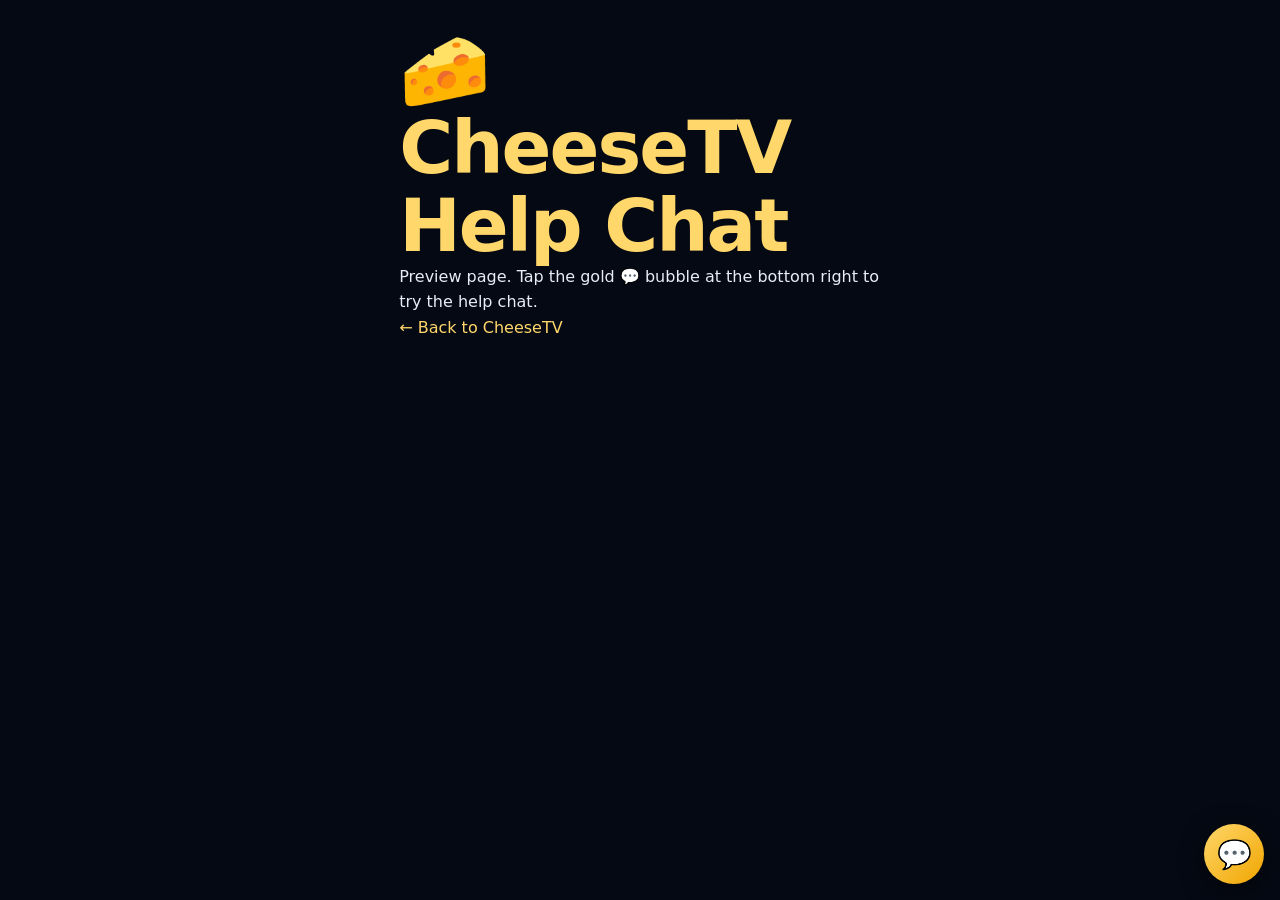
<file: chat-preview.html>
<!doctype html><html lang="en"><head><meta charset="utf-8"><meta name="viewport" content="width=device-width,initial-scale=1"><meta name="robots" content="noindex"><title>CheeseTV Help Chat (preview)</title><link rel="stylesheet" href="styles.css">
<style>body{background:#050913;color:#e8ecf6;font-family:system-ui,sans-serif;margin:0}.pv{max-width:520px;margin:auto;padding:2rem 1.2rem}h1{color:#ffd76a}</style></head>
<body><div class="pv"><h1>🧀 CheeseTV Help Chat</h1><p>Preview page. Tap the gold 💬 bubble at the bottom right to try the help chat.</p><p><a href="/" style="color:#ffd76a">← Back to CheeseTV</a></p></div>
<script src="assets/chatbot.js"></script></body></html>
</file>
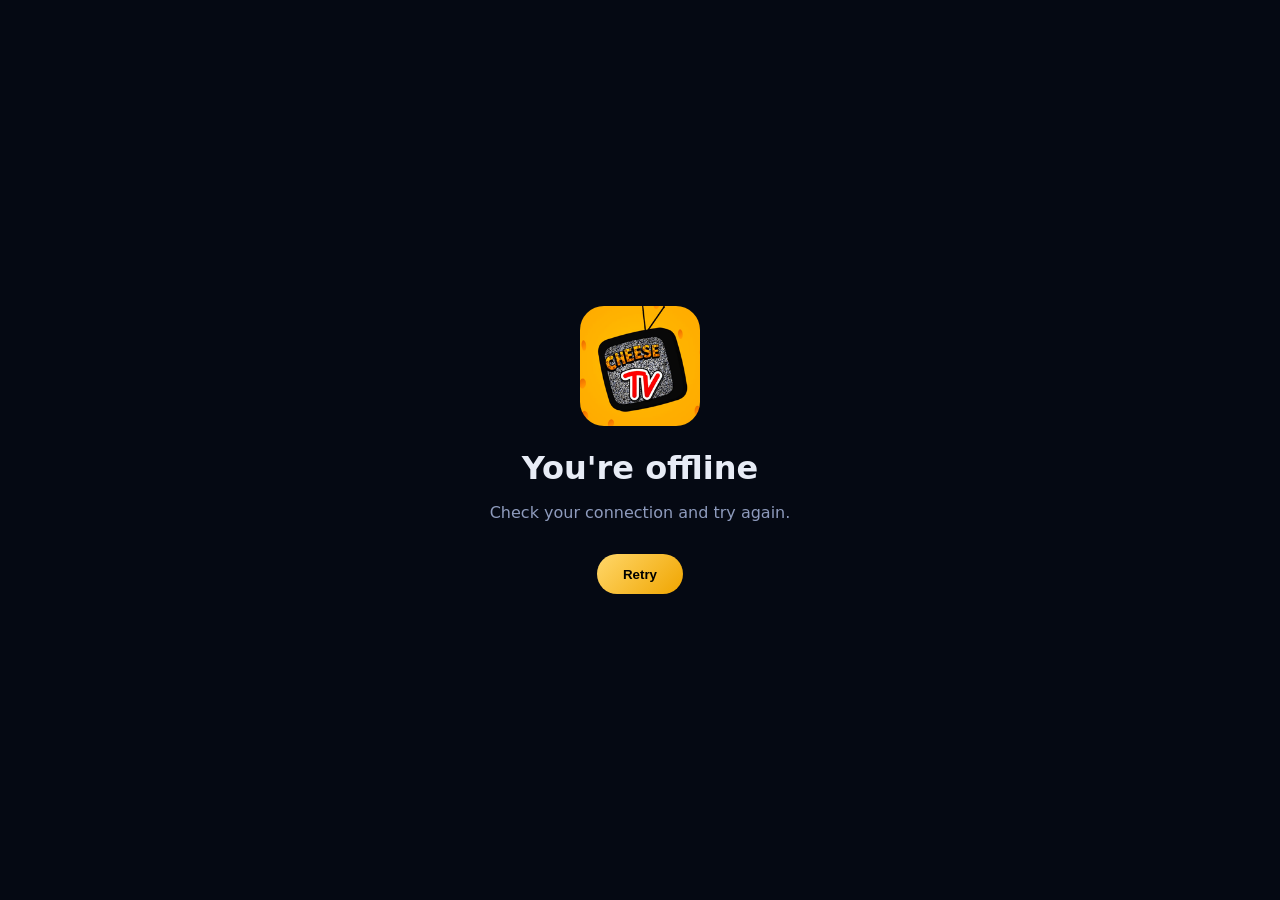
<file: offline.html>
<!DOCTYPE html><html lang="en"><head><meta charset="UTF-8"><meta name="viewport" content="width=device-width,initial-scale=1"><title>CheeseTV · Offline</title><meta name="theme-color" content="#0a1124">
<style>body{margin:0;min-height:100vh;display:grid;place-items:center;background:#050913;color:#e8ecf6;font-family:system-ui,sans-serif;text-align:center}img{width:120px;border-radius:24px}h1{margin:.6em 0 .2em}p{color:#8e9bbd}button{margin-top:1rem;background:linear-gradient(135deg,#ffd76a,#f0a500);border:0;border-radius:999px;padding:.8rem 1.6rem;font-weight:700;cursor:pointer}</style></head>
<body><div><img src="/icons/icon-192.png" alt="CheeseTV"><h1>You're offline</h1><p>Check your connection and try again.</p><button onclick="location.reload()">Retry</button></div></body></html>
</file>
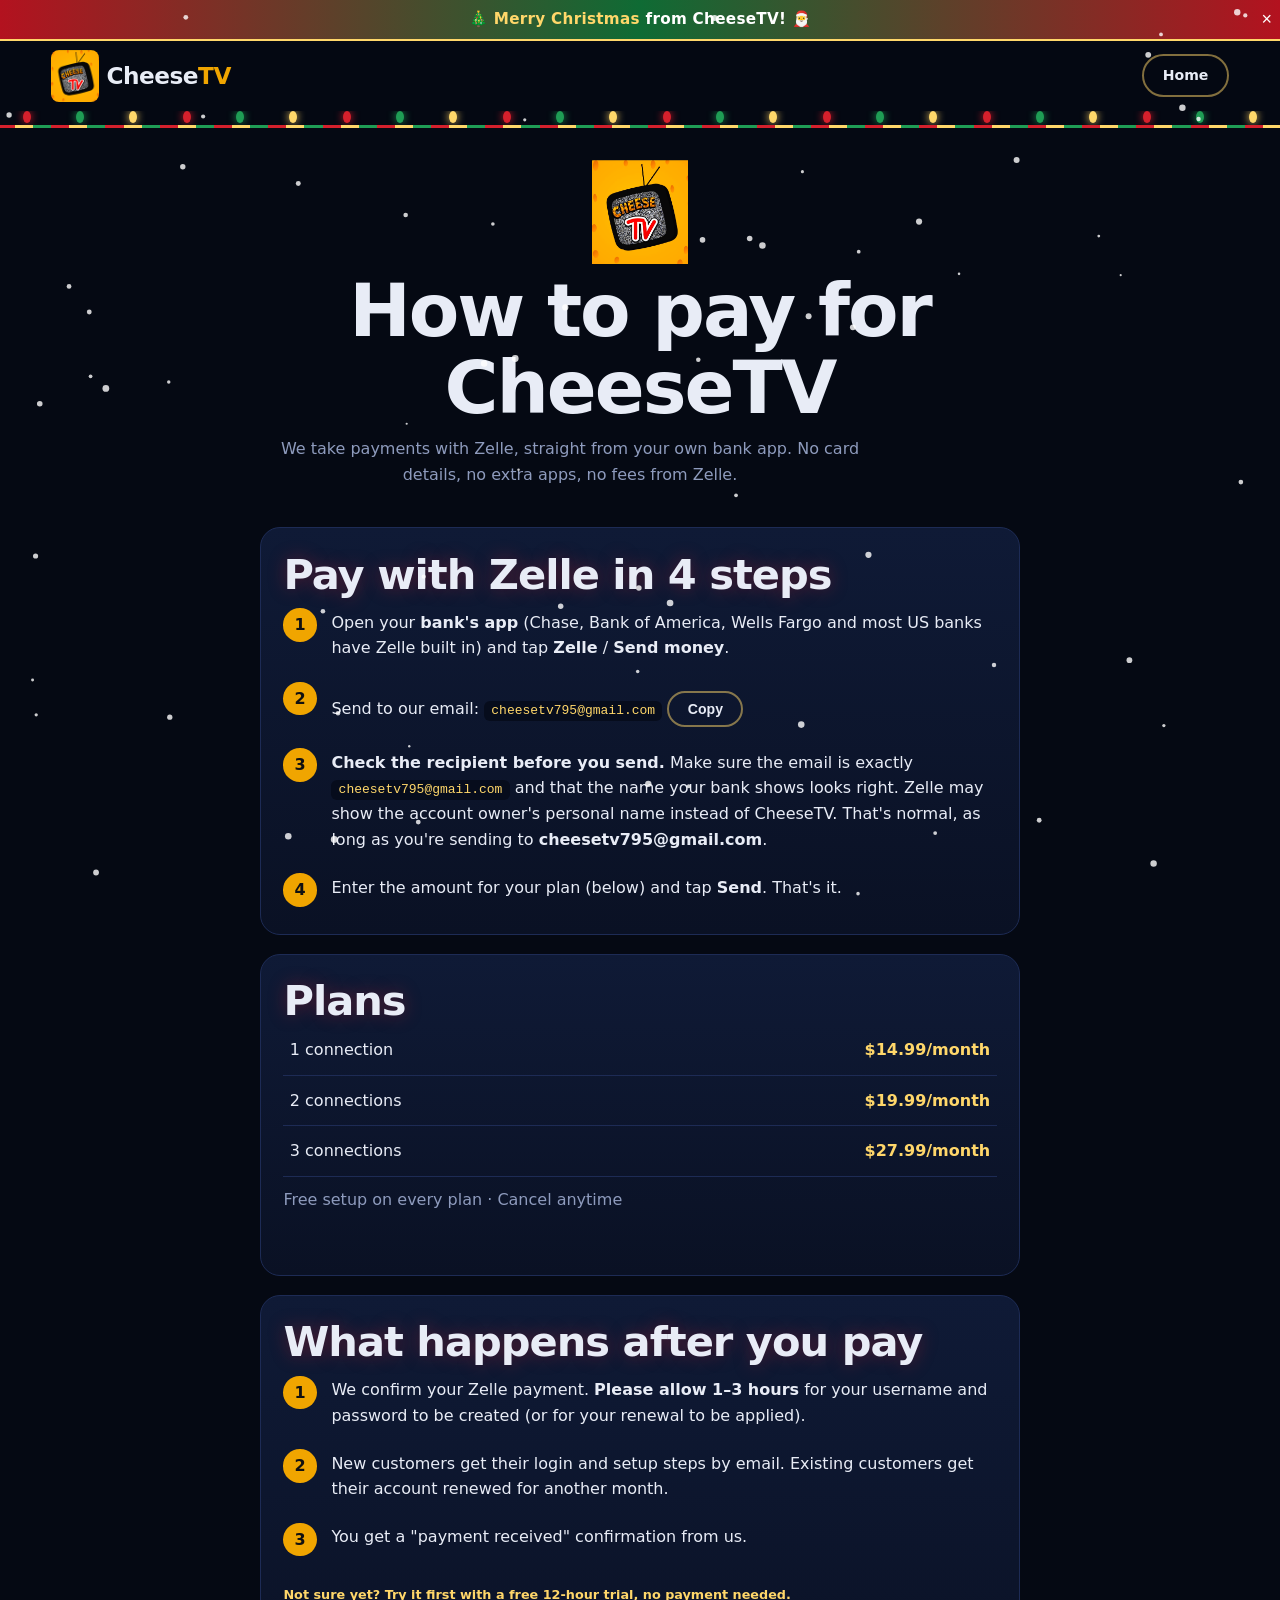
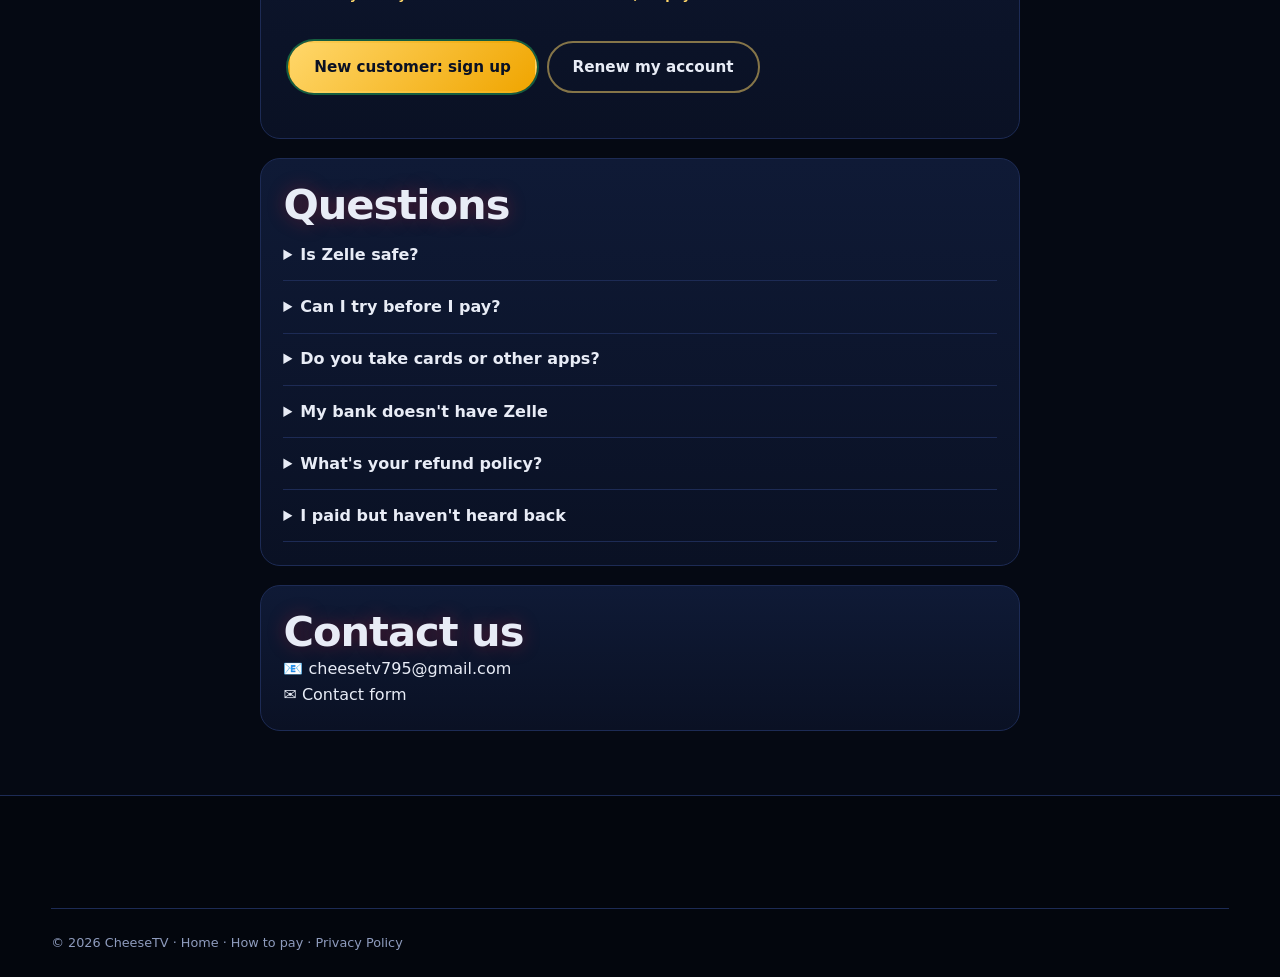
<file: pay.html>
<!doctype html><html lang="en"><head><meta charset="utf-8"><meta name="viewport" content="width=device-width,initial-scale=1">
<title>How to pay | CheeseTV</title><meta name="description" content="How to pay for CheeseTV with Zelle, step by step.">
<link rel="stylesheet" href="styles.css?v=20261108"><link rel="stylesheet" href="assets/christmas.css?v=20261108"><link rel="icon" type="image/png" sizes="32x32" href="/icons/favicon-32.png">
<style>
.pw{max-width:760px;margin:auto;padding:2rem 0 4rem}.card{background:linear-gradient(180deg,var(--card),var(--bg2));border:1px solid var(--line);border-radius:20px;padding:1.4rem;margin-top:1.2rem}
.hero-p{text-align:center}.hero-p img{width:96px;height:auto}.steps{counter-reset:s;list-style:none;padding:0;margin:0}
.steps li{counter-increment:s;position:relative;padding:.7rem 0 .7rem 3rem;line-height:1.6}.steps li:before{content:counter(s);position:absolute;left:0;top:.6rem;width:2.1rem;height:2.1rem;border-radius:50%;background:var(--gold);color:#111;font-weight:800;display:flex;align-items:center;justify-content:center}
code{background:#060c1c;padding:.15rem .45rem;border-radius:6px;color:var(--gold2)}.cp{margin-top:.5rem}
table{width:100%;border-collapse:collapse}td{padding:.75rem .4rem;border-bottom:1px solid var(--line)}td:last-child{text-align:right;color:var(--gold2);font-weight:800}
details{border-bottom:1px solid var(--line);padding:.8rem 0}summary{cursor:pointer;font-weight:700}details p{margin:.6rem 0 0;line-height:1.6}
.note{color:var(--gold2);font-weight:600}.row{display:flex;gap:.6rem;flex-wrap:wrap;margin-top:1rem}
</style></head><body>
<header class="nav"><div class="wrap nav-in"><a class="logo" href="/"><img src="assets/logo-112.png" alt="CheeseTV" width="48" height="52" class="logo-img"><b>Cheese<span>TV</span></b></a><a class="btn sm ghost" href="/">Home</a></div></header>
<main class="wrap pw">
<section class="hero-p"><img src="assets/logo-365.png" alt="CheeseTV logo"><h1>How to pay for CheeseTV</h1>
<p class="sub">We take payments with Zelle, straight from your own bank app. No card details, no extra apps, no fees from Zelle.</p></section>

<section class="card"><h2>Pay with Zelle in 4 steps</h2><ol class="steps">
<li>Open your <b>bank's app</b> (Chase, Bank of America, Wells Fargo and most US banks have Zelle built in) and tap <b>Zelle</b> / <b>Send money</b>.</li>
<li>Send to our email: <code id="ze">cheesetv795@gmail.com</code> <button class="btn sm ghost cp" onclick="navigator.clipboard&&navigator.clipboard.writeText('cheesetv795@gmail.com');this.textContent='Copied ✓'">Copy</button></li>
<li><b>Check the recipient before you send.</b> Make sure the email is exactly <code>cheesetv795@gmail.com</code> and that the name your bank shows looks right. Zelle may show the account owner's personal name instead of CheeseTV. That's normal, as long as you're sending to <b>cheesetv795@gmail.com</b>.</li>
<li>Enter the amount for your plan (below) and tap <b>Send</b>. That's it.</li>
</ol></section>

<section class="card"><h2>Plans</h2><table>
<tr><td>1 connection</td><td>$14.99/month</td></tr>
<tr><td>2 connections</td><td>$19.99/month</td></tr>
<tr><td>3 connections</td><td>$27.99/month</td></tr></table>
<p class="sub">Free setup on every plan · Cancel anytime</p></section>

<section class="card"><h2>What happens after you pay</h2><ol class="steps">
<li>We confirm your Zelle payment. <b>Please allow 1–3 hours</b> for your username and password to be created (or for your renewal to be applied).</li>
<li>New customers get their login and setup steps by email. Existing customers get their account renewed for another month.</li>
<li>You get a "payment received" confirmation from us.</li></ol>
<p class="note">Not sure yet? Try it first with a <a href="/trial.html">free 12-hour trial</a>, no payment needed.</p>
<div class="row"><a class="btn" href="/signup.html">New customer: sign up</a><a class="btn ghost" href="/renew.html">Renew my account</a></div></section>

<section class="card"><h2>Questions</h2>
<details><summary>Is Zelle safe?</summary><p>Zelle is run by the big US banks and moves money directly between bank accounts. Be aware that Zelle payments work like cash: once sent they usually can't be reversed and there is no buyer protection. That's why we offer a free trial first, and why you should always double-check you're sending to <b>cheesetv795@gmail.com</b>.</p></details>
<details><summary>Can I try before I pay?</summary><p>Yes. Start a <a href="/trial.html">free 12-hour trial</a> and only pay once you're happy.</p></details>
<details><summary>Do you take cards or other apps?</summary><p>We only take Zelle. We'll never ask for your card number.</p></details>
<details><summary>My bank doesn't have Zelle</summary><p>You can download the Zelle app and link a US debit card or bank account there.</p></details>
<details><summary>What's your refund policy?</summary><p>Because Zelle payments can't be reversed, we're not able to offer refunds. That's exactly why we have a <a href="/trial.html">free 12-hour trial</a>: please try CheeseTV first and only pay once you're happy with it.</p></details>
<details><summary>I paid but haven't heard back</summary><p>Please allow 1–3 hours for your username and password to be created (renewals: 1–3 hours to be applied). Still nothing after 3 hours? Email us at <a href="mailto:cheesetv795@gmail.com">cheesetv795@gmail.com</a> or use the <a href="/#contact">contact form</a> and we'll sort it out.</p></details>
</section>

<section class="card"><h2>Contact us</h2><p><a href="mailto:cheesetv795@gmail.com">📧 cheesetv795@gmail.com</a><br><a href="/#contact">✉️ Contact form</a></p></section>
</main>
<footer class="foot"><div class="wrap f-bot">© 2026 CheeseTV · <a href="/">Home</a> · <a href="/pay.html">How to pay</a> · <a href="/privacy.html">Privacy Policy</a></div></footer>
<script src="assets/christmas.js?v=20261108" defer></script>
</body></html>
</file>
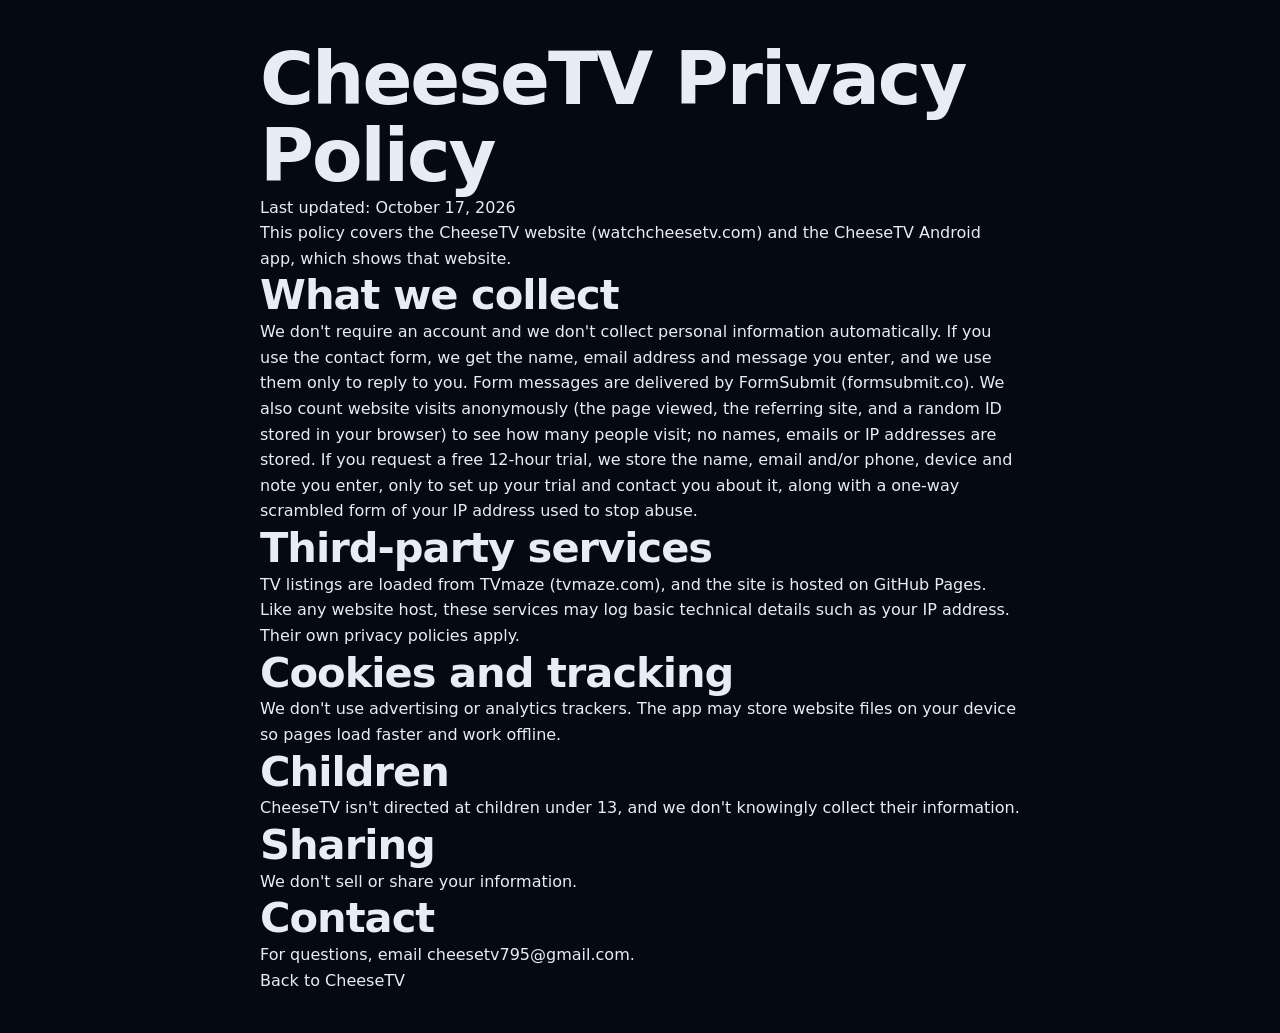
<file: privacy.html>
<!doctype html><html lang="en"><head><meta charset="utf-8"><meta name="viewport" content="width=device-width,initial-scale=1"><title>Privacy Policy | CheeseTV</title><link rel="icon" href="/icons/favicon-32.png"><link rel="stylesheet" href="/styles.css"></head>
<body style="padding:40px 20px;max-width:800px;margin:auto;line-height:1.6">
<h1>CheeseTV Privacy Policy</h1><p>Last updated: October 17, 2026</p>
<p>This policy covers the CheeseTV website (watchcheesetv.com) and the CheeseTV Android app, which shows that website.</p>
<h2>What we collect</h2><p>We don't require an account and we don't collect personal information automatically. If you use the contact form, we get the name, email address and message you enter, and we use them only to reply to you. Form messages are delivered by FormSubmit (formsubmit.co). We also count website visits anonymously (the page viewed, the referring site, and a random ID stored in your browser) to see how many people visit; no names, emails or IP addresses are stored. If you request a free 12-hour trial, we store the name, email and/or phone, device and note you enter, only to set up your trial and contact you about it, along with a one-way scrambled form of your IP address used to stop abuse.</p>
<h2>Third-party services</h2><p>TV listings are loaded from TVmaze (tvmaze.com), and the site is hosted on GitHub Pages. Like any website host, these services may log basic technical details such as your IP address. Their own privacy policies apply.</p>
<h2>Cookies and tracking</h2><p>We don't use advertising or analytics trackers. The app may store website files on your device so pages load faster and work offline.</p>
<h2>Children</h2><p>CheeseTV isn't directed at children under 13, and we don't knowingly collect their information.</p>
<h2>Sharing</h2><p>We don't sell or share your information.</p>
<h2>Contact</h2><p>For questions, email <a href="mailto:cheesetv795@gmail.com">cheesetv795@gmail.com</a>.</p>
<p><a href="/">Back to CheeseTV</a></p><script src="/assets/visit.js" defer></script></body></html>
</file>
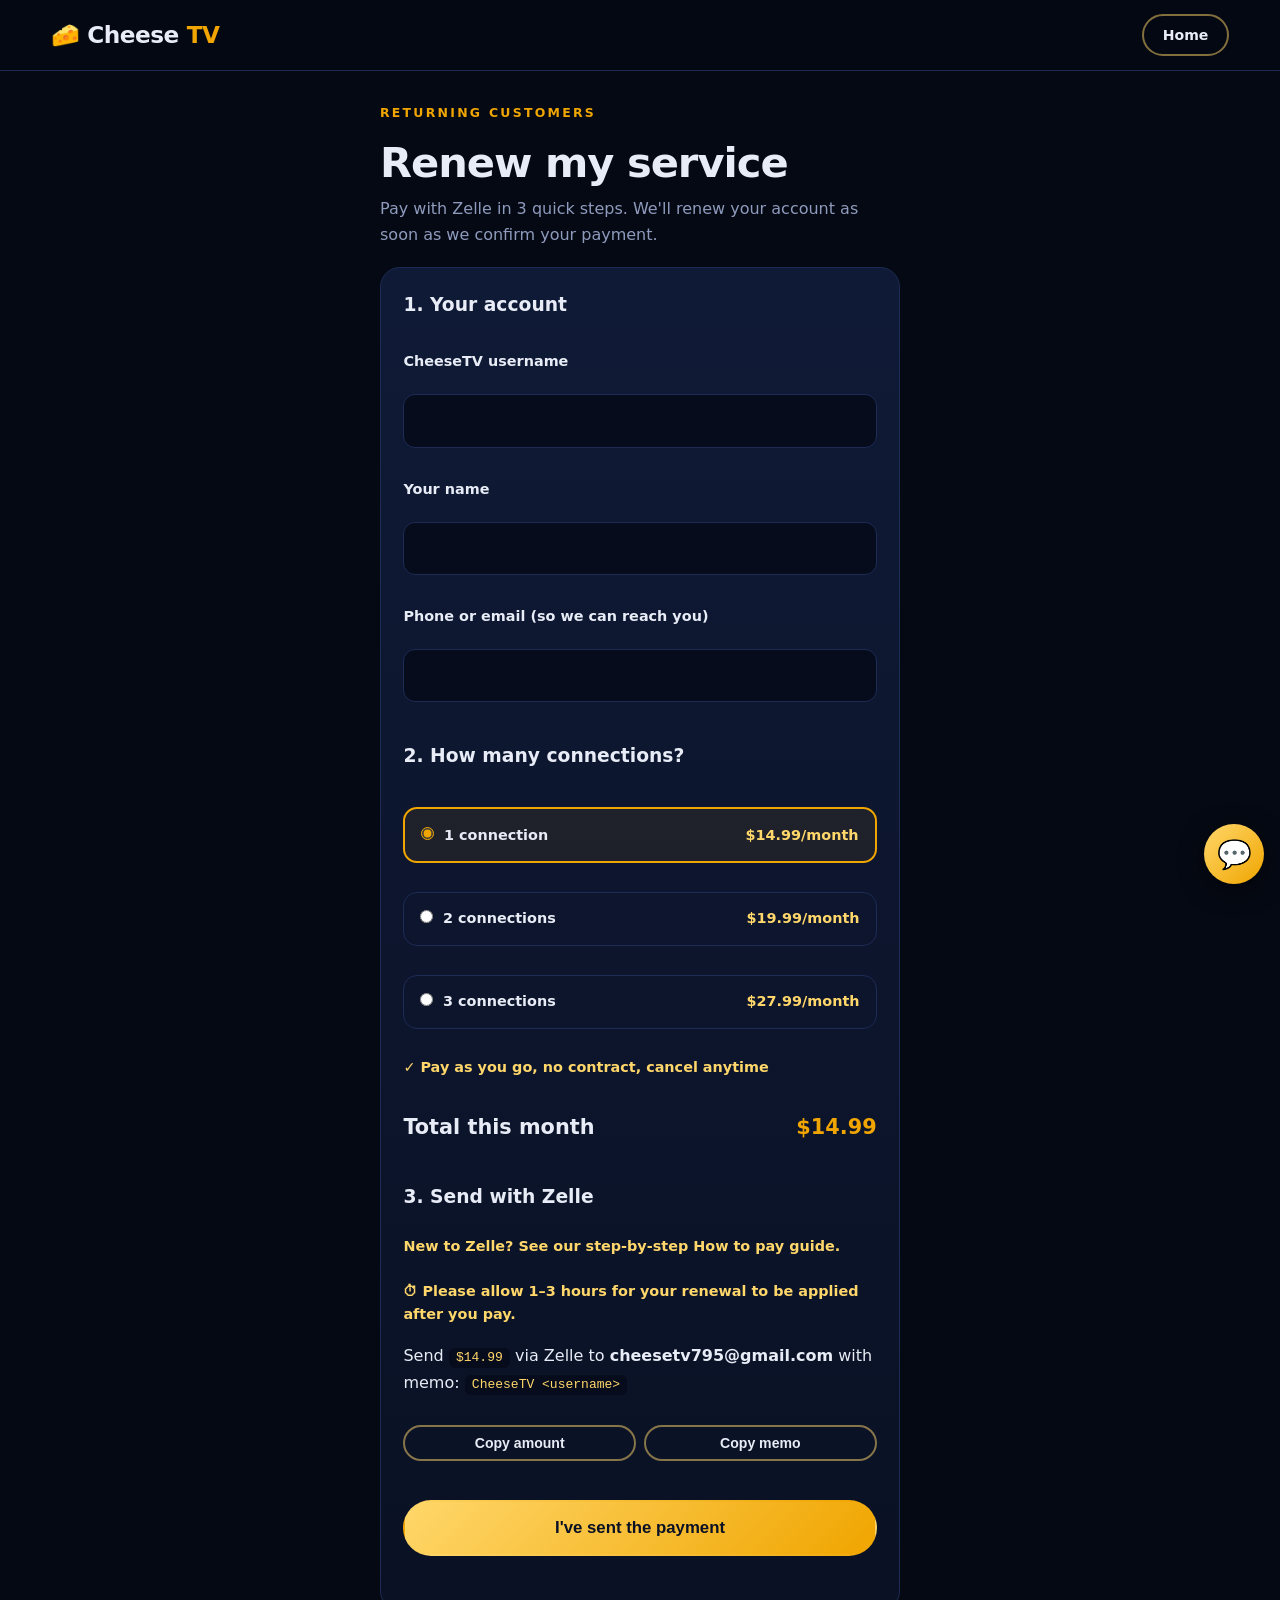
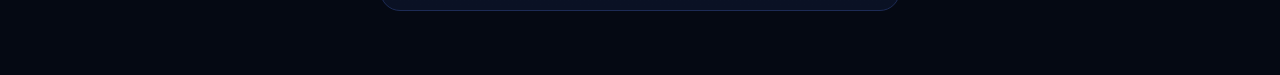
<file: renew.html>
<!doctype html><html lang="en"><head><meta charset="utf-8"><meta name="viewport" content="width=device-width,initial-scale=1">
<title>Renew my service | CheeseTV</title>
<link rel="stylesheet" href="styles.css?v=20261101a"><link rel="icon" type="image/png" sizes="32x32" href="/icons/favicon-32.png">
<style>
.rn{max-width:520px;margin:auto;padding:2rem 0 4rem}.card{background:linear-gradient(180deg,var(--card),var(--bg2));border:1px solid var(--line);border-radius:20px;padding:1.4rem;margin-top:1.2rem}
label{display:block;font-weight:600;font-size:.9rem;margin:.9rem 0 .3rem}input{width:100%;padding:.8rem 1rem;border-radius:12px;border:1px solid var(--line);background:#060c1c;color:var(--tx);font-size:1rem}
input:focus{outline:2px solid var(--gold)}.opts{display:grid;gap:.6rem;margin-top:.4rem}
.opt{display:flex;justify-content:space-between;align-items:center;padding:.9rem 1rem;border:1px solid var(--line);border-radius:14px;cursor:pointer;font-weight:600}
.opt input{width:auto;margin-right:.6rem;accent-color:var(--gold)}.opt.on{border:2px solid var(--gold);background:rgba(240,165,0,.08)}.opt b{color:var(--gold2)}
.total{display:flex;justify-content:space-between;font-size:1.3rem;font-weight:800;margin-top:1rem}.total b{color:var(--gold)}
.nc{color:var(--gold2);font-weight:600;font-size:.9rem;margin-top:.4rem}.zl{line-height:1.7}.zl code{background:#060c1c;padding:.15rem .45rem;border-radius:6px;color:var(--gold2)}
.cp{display:flex;gap:.5rem;margin-top:.8rem}.cp .btn{flex:1;text-align:center}.msg{margin-top:1rem;font-weight:600}.err{color:#ff7a7a}.ok{color:#7dffa8}
</style></head><body>
<header class="nav"><div class="wrap nav-in"><a class="logo" href="/">🧀 Cheese<span>TV</span></a><a class="btn sm ghost" href="/">Home</a></div></header>
<main class="wrap rn">
<p class="eyebrow">Returning customers</p><h2>Renew my service</h2>
<p class="sub" style="margin-bottom:0">Pay with Zelle in 3 quick steps. We'll renew your account as soon as we confirm your payment.</p>
<form id="f" class="card" novalidate>
<h3>1. Your account</h3>
<label for="u">CheeseTV username</label><input id="u" autocomplete="username" required maxlength="64">
<label for="n">Your name</label><input id="n" autocomplete="name" required maxlength="80">
<label for="c">Phone or email (so we can reach you)</label><input id="c" required maxlength="120">
<h3 style="margin-top:1.4rem">2. How many connections?</h3>
<!-- PRICES: edit data-price and the text below -->
<div class="opts" id="opts">
<label class="opt on"><span><input type="radio" name="k" value="1" data-price="14.99" checked>1 connection</span><b>$14.99/month</b></label>
<label class="opt"><span><input type="radio" name="k" value="2" data-price="19.99">2 connections</span><b>$19.99/month</b></label>
<label class="opt"><span><input type="radio" name="k" value="3" data-price="27.99">3 connections</span><b>$27.99/month</b></label>
</div>
<p class="nc">✓ Pay as you go, no contract, cancel anytime</p>
<div class="total"><span>Total this month</span><b id="t">$14.99</b></div>
<h3 style="margin-top:1.4rem">3. Send with Zelle</h3><p class="nc">New to Zelle? <a href="/pay.html">See our step-by-step How to pay guide</a>.</p><p class="nc">⏱ Please allow 1–3 hours for your renewal to be applied after you pay.</p>
<p class="zl">Send <code id="za">$14.99</code> via Zelle to <b>cheesetv795@gmail.com</b> with memo: <code id="zm">CheeseTV &lt;username&gt;</code></p>
<div class="cp"><button type="button" class="btn sm ghost" id="ca">Copy amount</button><button type="button" class="btn sm ghost" id="cm">Copy memo</button></div>
<button class="btn lg block" style="margin-top:1.4rem" id="go">I've sent the payment</button>
<p class="msg" id="m" role="status"></p>
</form></main>
<script>
const SB="https://vrmtxrtzweblakuvkwoe.supabase.co",KEY="sb_publishable_zvptRN1xVVYyt6jP1B-5vA_netcK9Vm";
const $=id=>document.getElementById(id);let amt="14.99";
function upd(){const r=document.querySelector('input[name=k]:checked');amt=r.dataset.price;
document.querySelectorAll('.opt').forEach(o=>o.classList.toggle('on',o.contains(r)));
$('t').textContent=$('za').textContent='$'+amt;$('zm').textContent='CheeseTV '+($('u').value.trim()||'<username>');}
document.querySelectorAll('input[name=k]').forEach(r=>r.onchange=upd);$('u').oninput=upd;
function cp(t,b){navigator.clipboard.writeText(t).then(()=>{const o=b.textContent;b.textContent='Copied ✓';setTimeout(()=>b.textContent=o,1500)});}
$('ca').onclick=e=>cp(amt,e.target);$('cm').onclick=e=>cp($('zm').textContent,e.target);
$('f').onsubmit=async e=>{e.preventDefault();const m=$('m');m.className='msg';
const u=$('u').value.trim(),n=$('n').value.trim(),c=$('c').value.trim();
if(u.length<2||n.length<2||c.length<5){m.className='msg err';m.textContent='Please fill in your username, name and phone or email.';return}
$('go').disabled=true;m.textContent='Sending…';
try{const r=await fetch(SB+'/rest/v1/rpc/submit_renewal',{method:'POST',headers:{apikey:KEY,'Content-Type':'application/json'},
body:JSON.stringify({p_username:u,p_name:n,p_contact:c,p_connections:+document.querySelector('input[name=k]:checked').value})});
const j=await r.json();if(!r.ok)throw new Error(j.message||'Something went wrong');
m.className='msg ok';m.textContent='Thanks! Request #'+j.id+' received. We will renew your account once your Zelle payment of $'+j.amount+' arrives. Please allow 1–3 hours for your renewal to be applied.';}
catch(x){m.className='msg err';m.textContent=x.message+'. Please try again.';$('go').disabled=false}};
</script><script src="assets/chatbot.js" defer></script>
<script src="/assets/visit.js" defer></script></body></html>
</file>
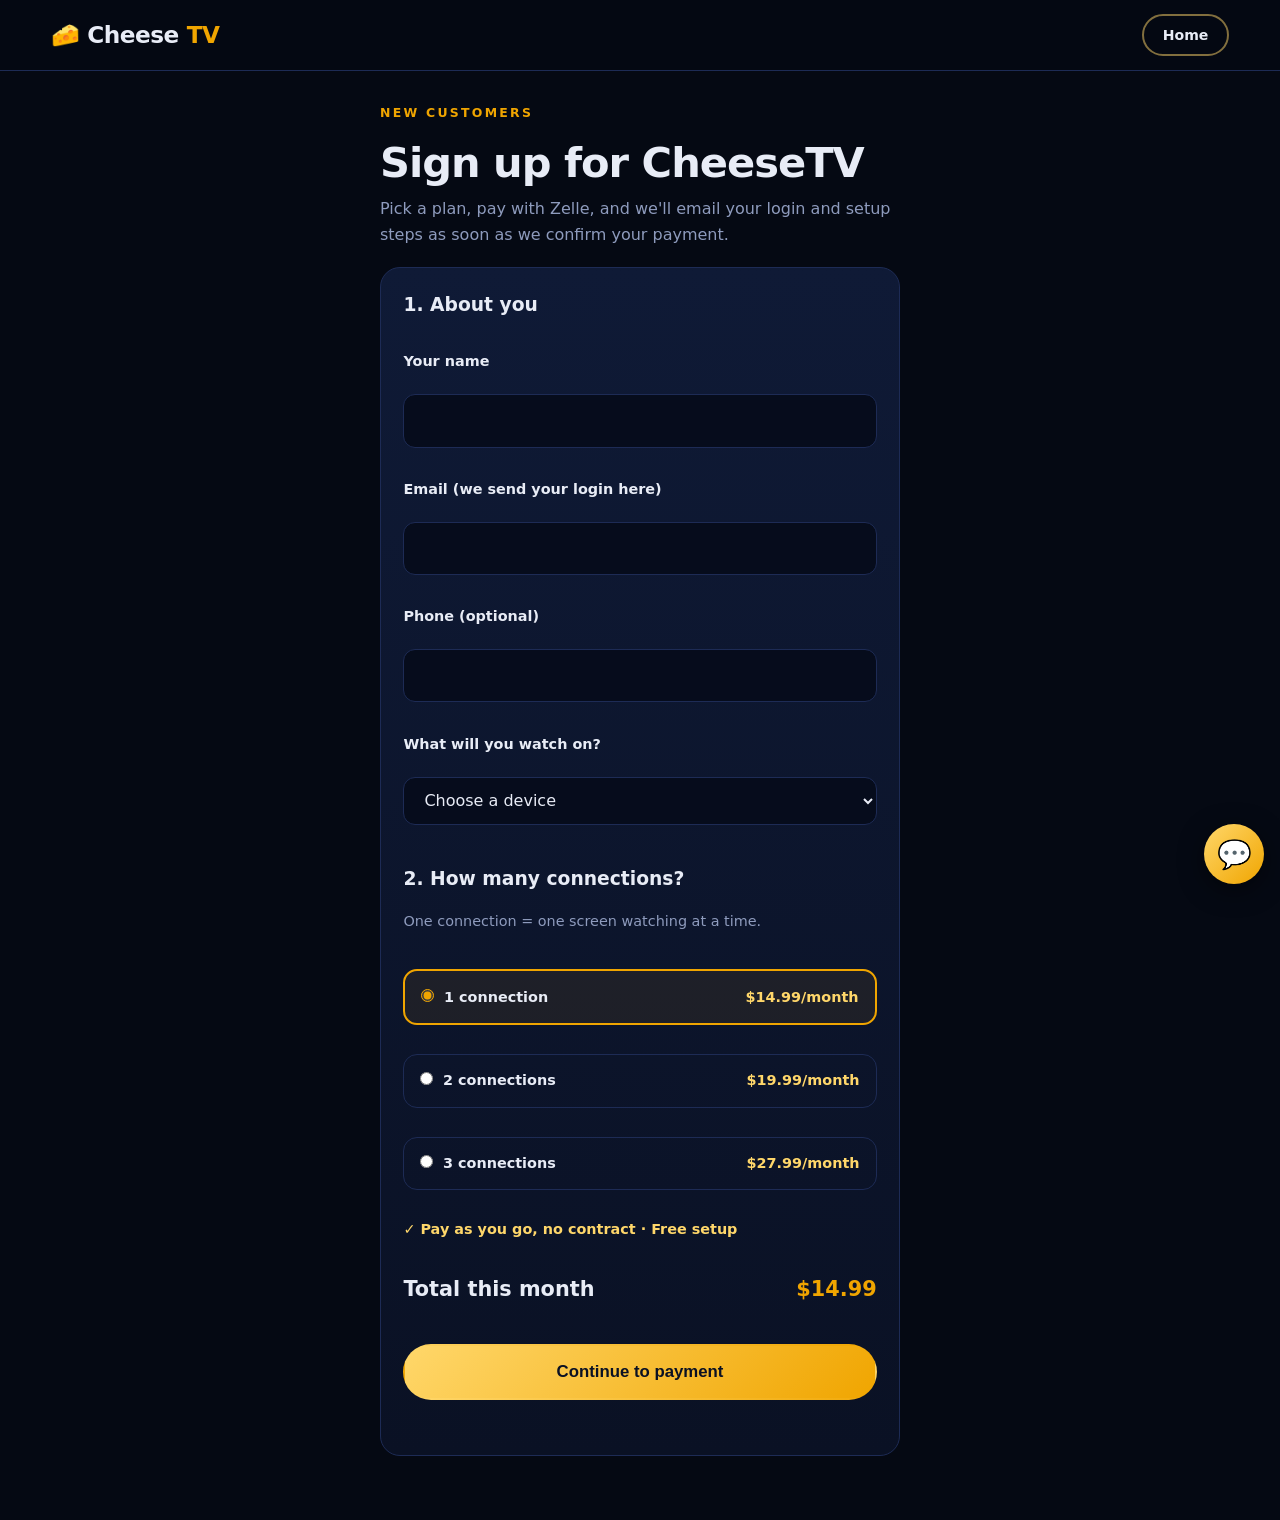
<file: signup.html>
<!doctype html><html lang="en"><head><meta charset="utf-8"><meta name="viewport" content="width=device-width,initial-scale=1">
<title>Sign up | CheeseTV</title>
<link rel="stylesheet" href="styles.css?v=20261101a"><link rel="icon" type="image/png" sizes="32x32" href="/icons/favicon-32.png">
<style>
.rn{max-width:520px;margin:auto;padding:2rem 0 4rem}.card{background:linear-gradient(180deg,var(--card),var(--bg2));border:1px solid var(--line);border-radius:20px;padding:1.4rem;margin-top:1.2rem}
label{display:block;font-weight:600;font-size:.9rem;margin:.9rem 0 .3rem}input,select{width:100%;padding:.8rem 1rem;border-radius:12px;border:1px solid var(--line);background:#060c1c;color:var(--tx);font-size:1rem}
input:focus,select:focus{outline:2px solid var(--gold)}.opts{display:grid;gap:.6rem;margin-top:.4rem}
.opt{display:flex;justify-content:space-between;align-items:center;padding:.9rem 1rem;border:1px solid var(--line);border-radius:14px;cursor:pointer;font-weight:600}
.opt input{width:auto;margin-right:.6rem;accent-color:var(--gold)}.opt.on{border:2px solid var(--gold);background:rgba(240,165,0,.08)}.opt b{color:var(--gold2)}
.total{display:flex;justify-content:space-between;font-size:1.3rem;font-weight:800;margin-top:1rem}.total b{color:var(--gold)}
.nc{color:var(--gold2);font-weight:600;font-size:.9rem;margin-top:.4rem}.zl{line-height:1.7}.zl code{background:#060c1c;padding:.15rem .45rem;border-radius:6px;color:var(--gold2)}
.cp{display:flex;gap:.5rem;margin-top:.8rem}.cp .btn{flex:1;text-align:center}.msg{margin-top:1rem;font-weight:600}.err{color:#ff7a7a}.ok{color:#7dffa8}
</style></head><body>
<header class="nav"><div class="wrap nav-in"><a class="logo" href="/">🧀 Cheese<span>TV</span></a><a class="btn sm ghost" href="/">Home</a></div></header>
<main class="wrap rn">
<p class="eyebrow">New customers</p><h2>Sign up for CheeseTV</h2>
<p class="sub" style="margin-bottom:0">Pick a plan, pay with Zelle, and we'll email your login and setup steps as soon as we confirm your payment.</p>
<form id="f" class="card" novalidate>
<h3>1. About you</h3>
<label for="n">Your name</label><input id="n" autocomplete="name" required maxlength="80">
<label for="e">Email (we send your login here)</label><input id="e" type="email" autocomplete="email" required maxlength="120">
<label for="p">Phone (optional)</label><input id="p" type="tel" autocomplete="tel" maxlength="30">
<label for="d">What will you watch on?</label><select id="d" required><option value="">Choose a device</option>
<option>Fire TV / Firestick</option><option>Android TV / Google TV</option><option>Roku</option><option>Android phone or tablet</option><option>iPhone / iPad</option><option>Computer (web player)</option><option>LG TV</option><option>Other</option></select>
<h3 style="margin-top:1.4rem">2. How many connections?</h3>
<p class="sub" style="margin:0;font-size:.9rem">One connection = one screen watching at a time.</p>
<div class="opts" id="opts">
<label class="opt on"><span><input type="radio" name="k" value="1" data-price="14.99" checked>1 connection</span><b>$14.99/month</b></label>
<label class="opt"><span><input type="radio" name="k" value="2" data-price="19.99">2 connections</span><b>$19.99/month</b></label>
<label class="opt"><span><input type="radio" name="k" value="3" data-price="27.99">3 connections</span><b>$27.99/month</b></label>
</div>
<p class="nc">✓ Pay as you go, no contract · Free setup</p>
<div class="total"><span>Total this month</span><b id="t">$14.99</b></div>
<button class="btn lg block" style="margin-top:1.4rem" id="go">Continue to payment</button>
<p class="msg" id="m" role="status"></p>
</form>
<div class="card" id="pay" hidden>
<h3>3. Send with Zelle</h3><p class="nc">New to Zelle? <a href="/pay.html">See our step-by-step How to pay guide</a>.</p><p class="nc">⏱ Please allow 1–3 hours for your username and password to be created after you pay.</p>
<p class="zl">Send <code id="za"></code> via Zelle to <b>cheesetv795@gmail.com</b> and put this code in the memo: <code id="zm"></code></p>
<div class="cp"><button type="button" class="btn sm ghost" id="ca">Copy amount</button><button type="button" class="btn sm ghost" id="cm">Copy memo</button></div>
<p class="zl" style="margin-top:1rem">That's it! Once we see your payment, we'll email your username, password and setup steps to <b id="ze"></b>. Usually the same day.</p>
<p class="nc">We only take Zelle. We'll never ask for a card.</p>
</div></main>
<script>
const SB="https://vrmtxrtzweblakuvkwoe.supabase.co",KEY="sb_publishable_zvptRN1xVVYyt6jP1B-5vA_netcK9Vm";
const $=id=>document.getElementById(id);let amt="14.99";
function upd(){const r=document.querySelector('input[name=k]:checked');amt=r.dataset.price;
document.querySelectorAll('.opt').forEach(o=>o.classList.toggle('on',o.contains(r)));$('t').textContent='$'+amt;}
document.querySelectorAll('input[name=k]').forEach(r=>r.onchange=upd);
function cp(t,b){navigator.clipboard.writeText(t).then(()=>{const o=b.textContent;b.textContent='Copied ✓';setTimeout(()=>b.textContent=o,1500)});}
$('f').onsubmit=async e=>{e.preventDefault();const m=$('m');m.className='msg';
const n=$('n').value.trim(),em=$('e').value.trim(),p=$('p').value.trim(),d=$('d').value;
if(n.length<2){m.className='msg err';m.textContent='Please enter your name.';return}
if(!/^[^@\s]+@[^@\s]+\.[^@\s]+$/.test(em)){m.className='msg err';m.textContent='Please enter a valid email.';return}
if(!d){m.className='msg err';m.textContent='Please choose your device.';return}
$('go').disabled=true;m.textContent='Sending…';
try{const r=await fetch(SB+'/rest/v1/rpc/submit_signup',{method:'POST',headers:{apikey:KEY,'Content-Type':'application/json'},
body:JSON.stringify({p_name:n,p_email:em,p_phone:p,p_device:d,p_connections:+document.querySelector('input[name=k]:checked').value})});
const j=await r.json();if(!r.ok)throw new Error(j.message||'Something went wrong');
m.className='msg ok';m.textContent='Got it! Sign-up #'+j.id+' saved. Now send your payment below.';
$('za').textContent='$'+j.amount;$('zm').textContent=j.memo;$('ze').textContent=em;
$('ca').onclick=e=>cp(String(j.amount),e.target);$('cm').onclick=e=>cp(j.memo,e.target);
$('f').querySelectorAll('input,select').forEach(x=>x.disabled=true);$('pay').hidden=false;$('pay').scrollIntoView({behavior:'smooth'});}
catch(x){m.className='msg err';m.textContent=x.message+'. Please try again.';$('go').disabled=false}};
</script><script src="assets/chatbot.js" defer></script>
<script src="/assets/visit.js" defer></script></body></html>
</file>
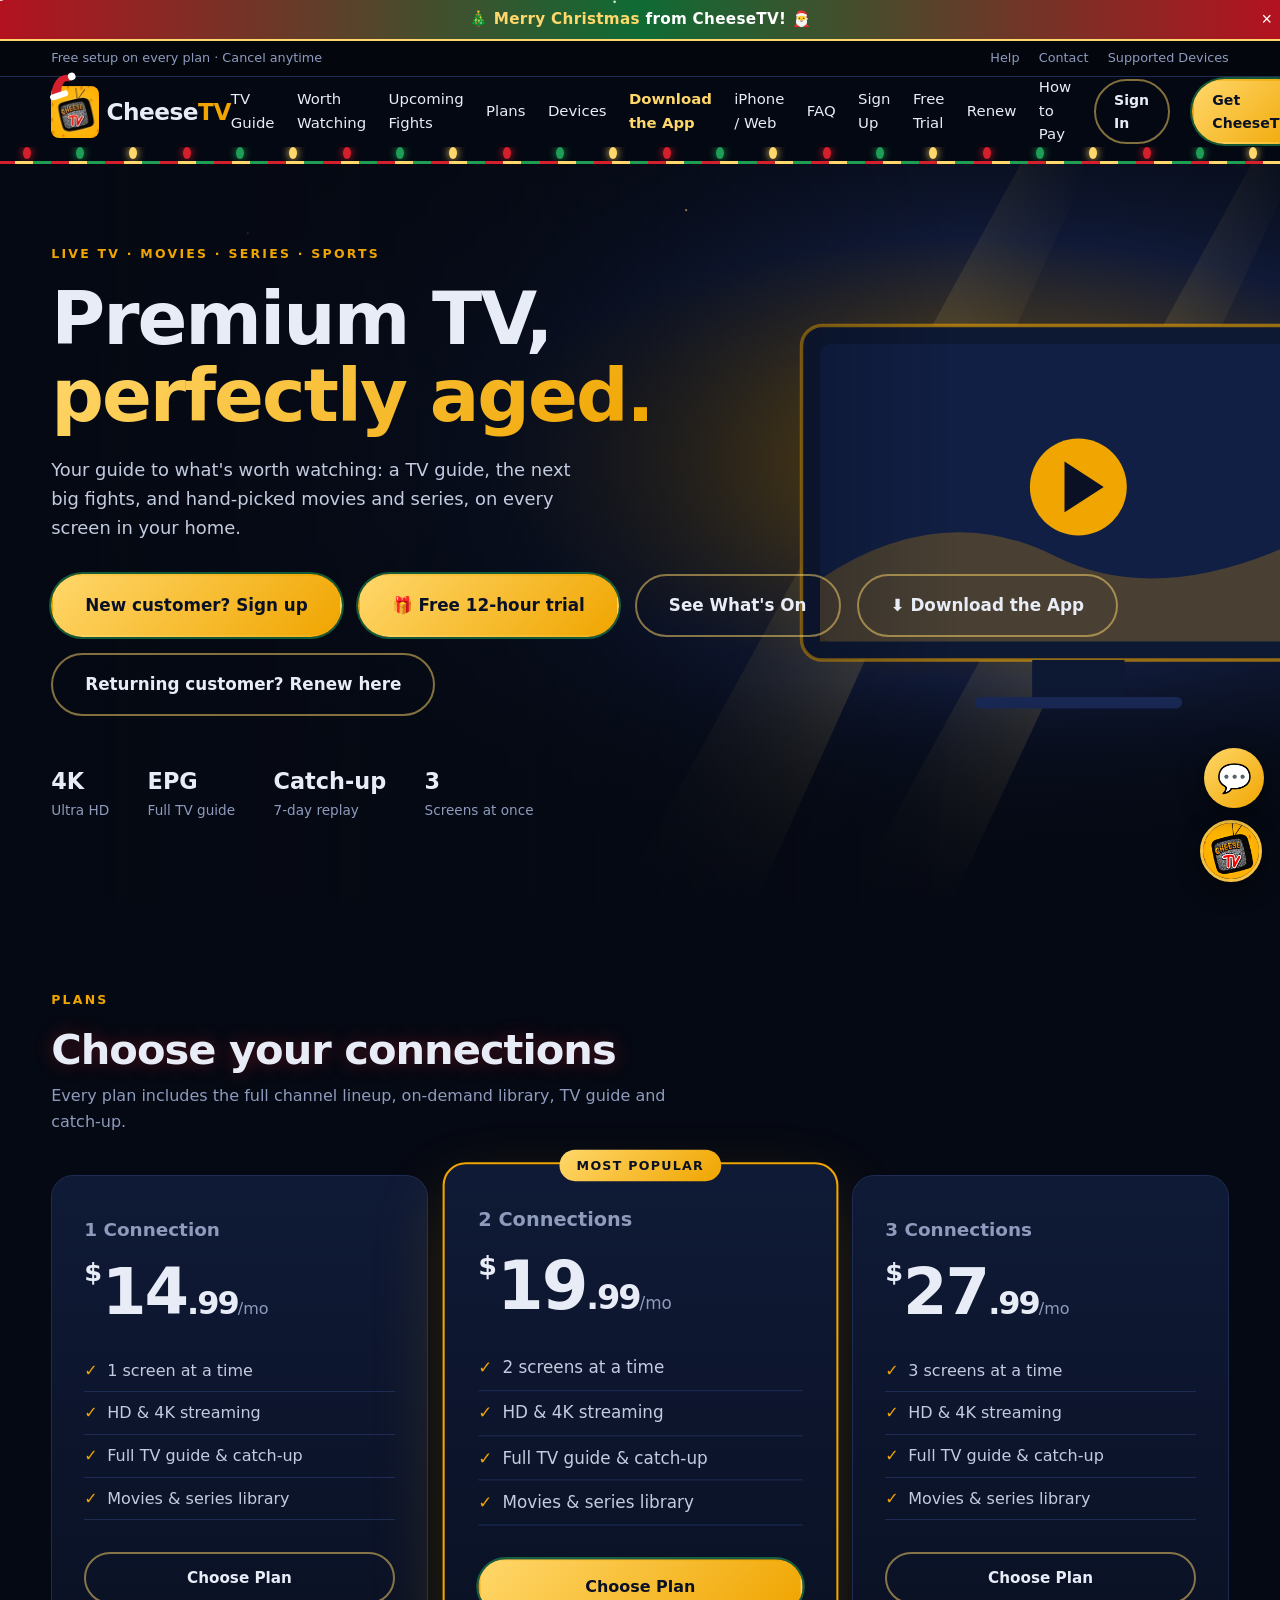
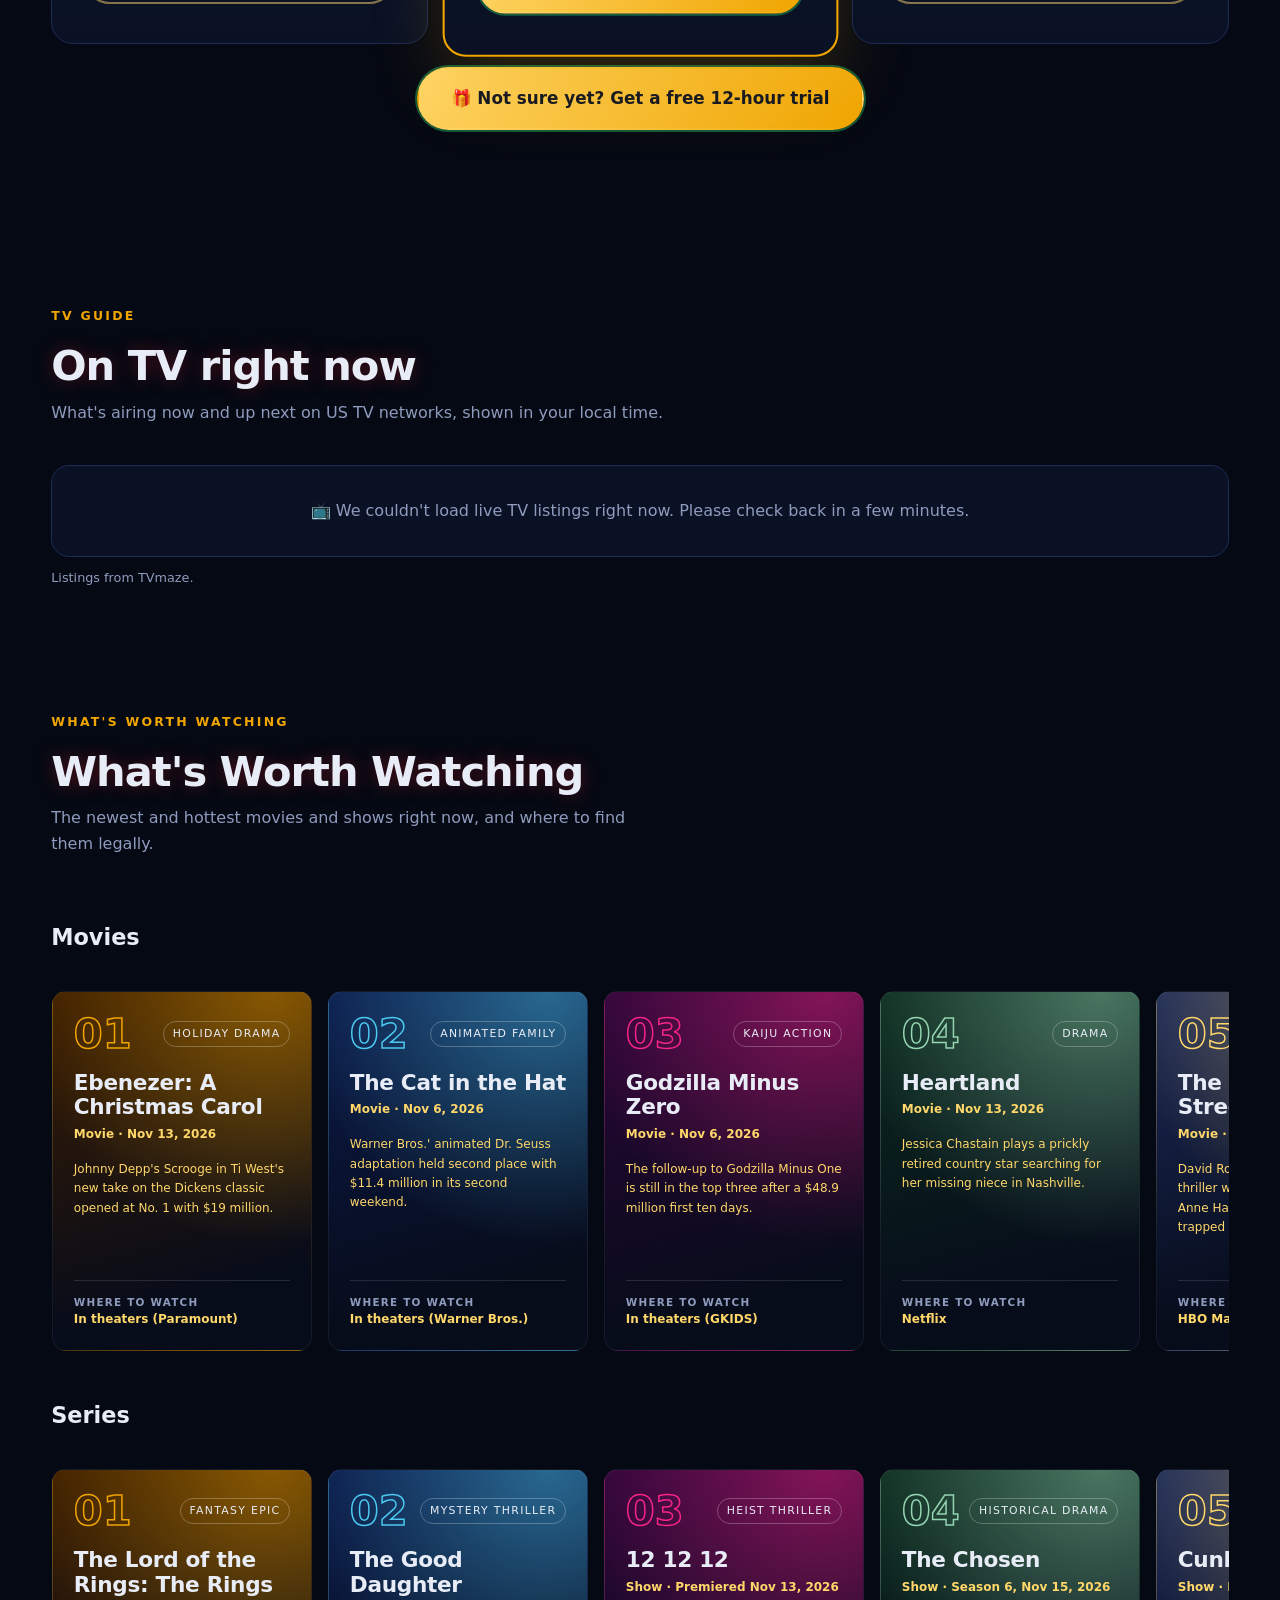
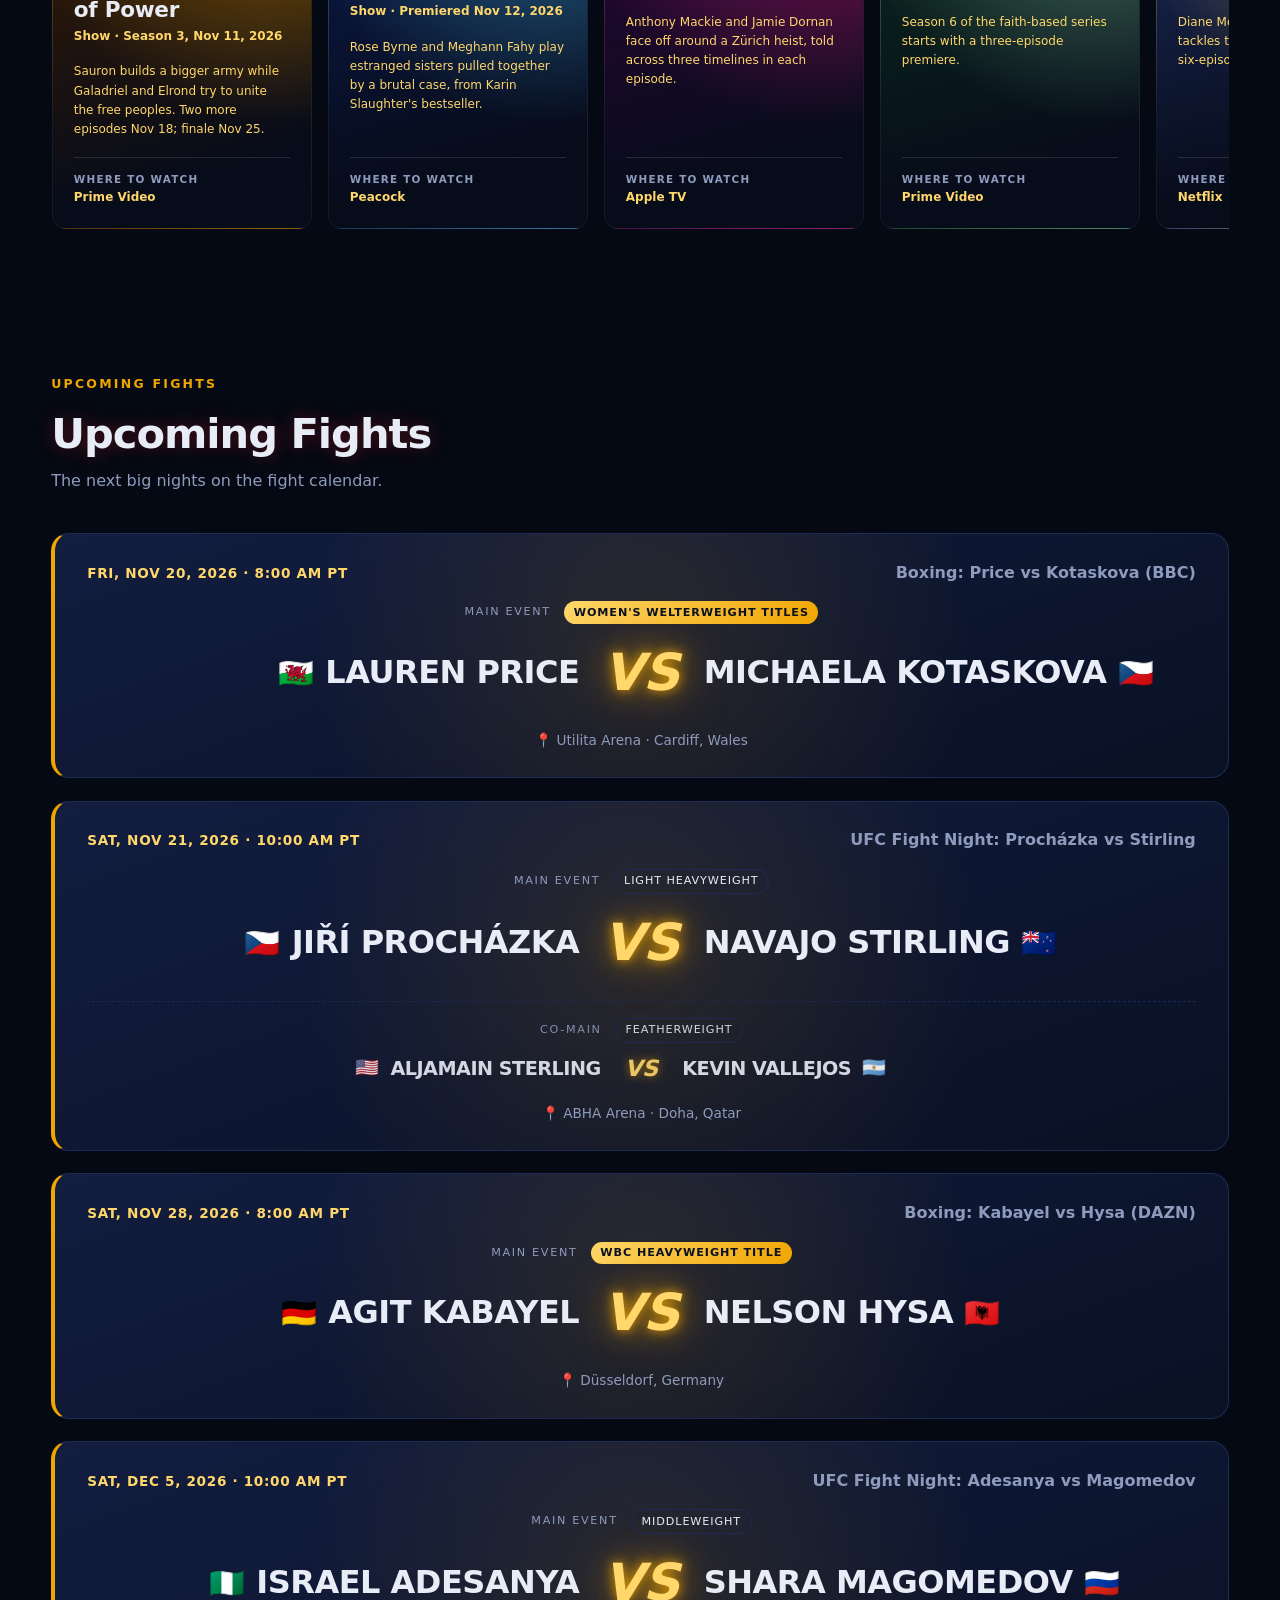
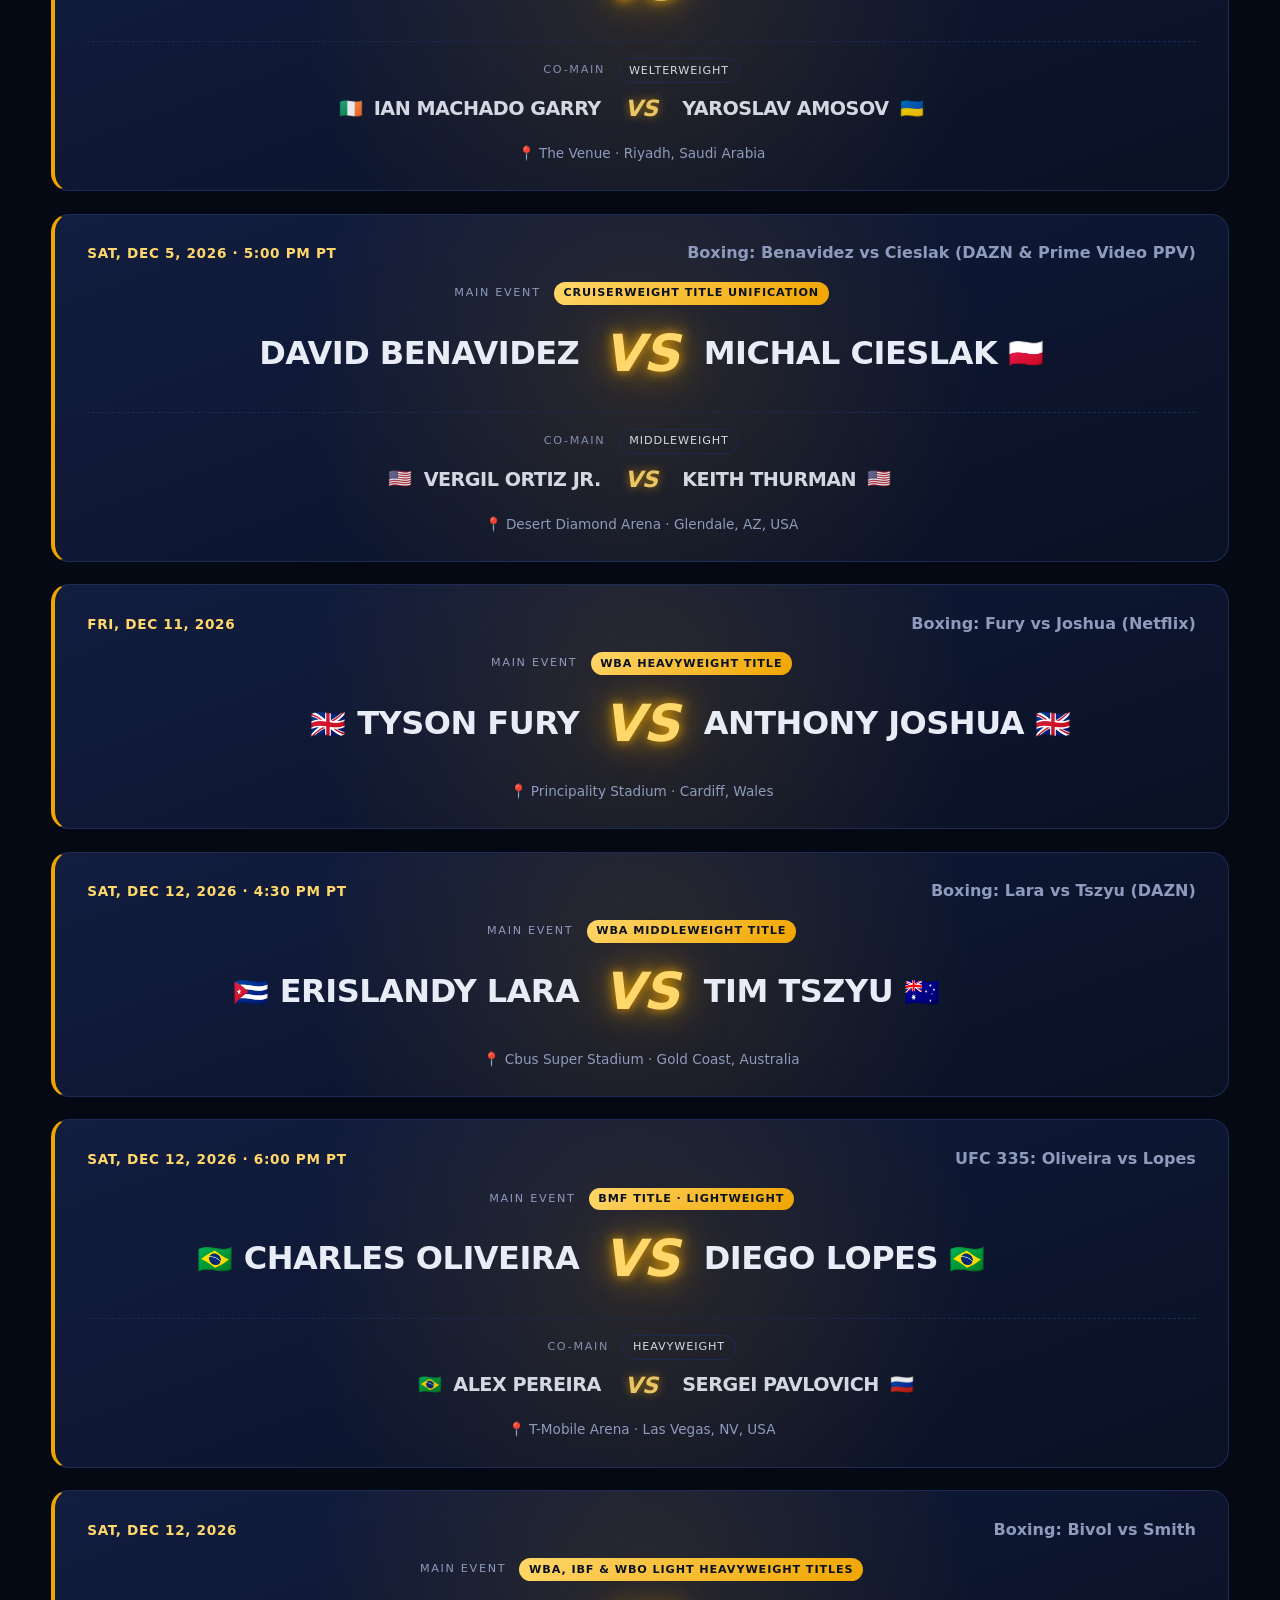
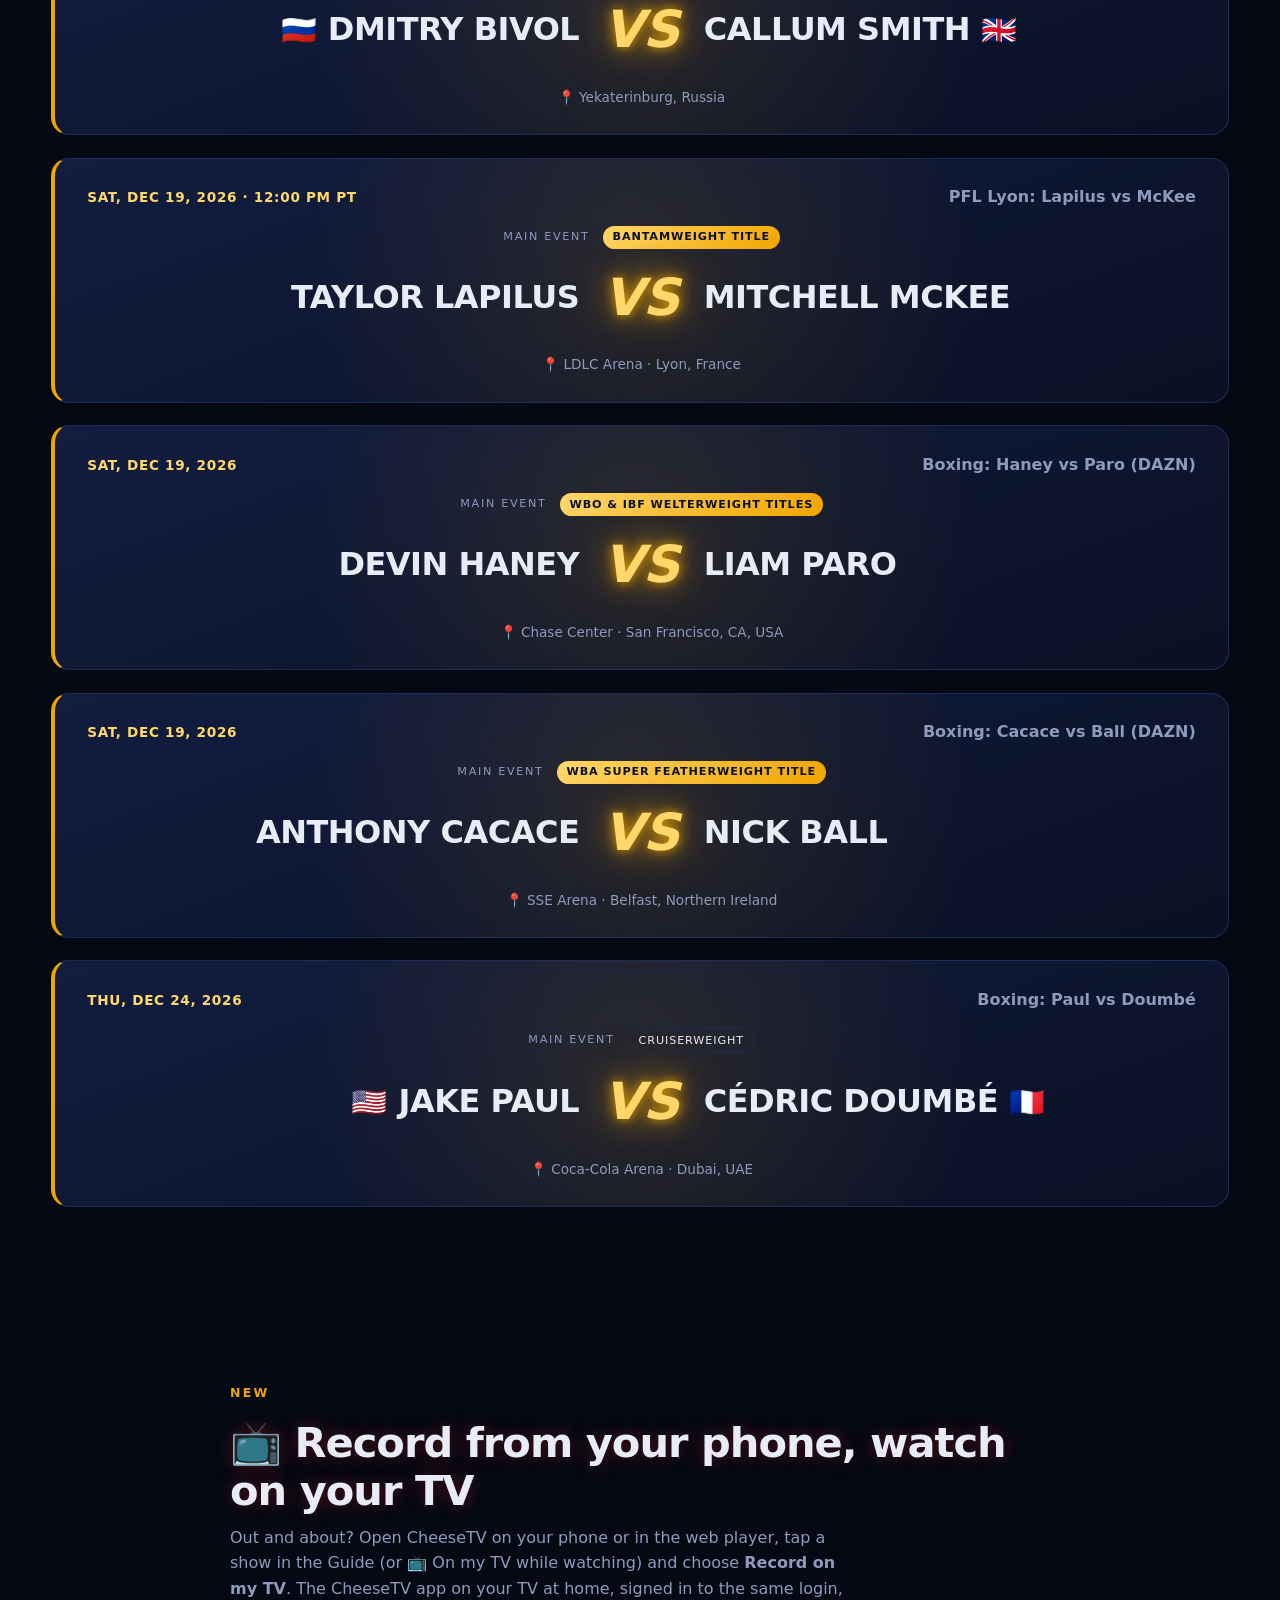
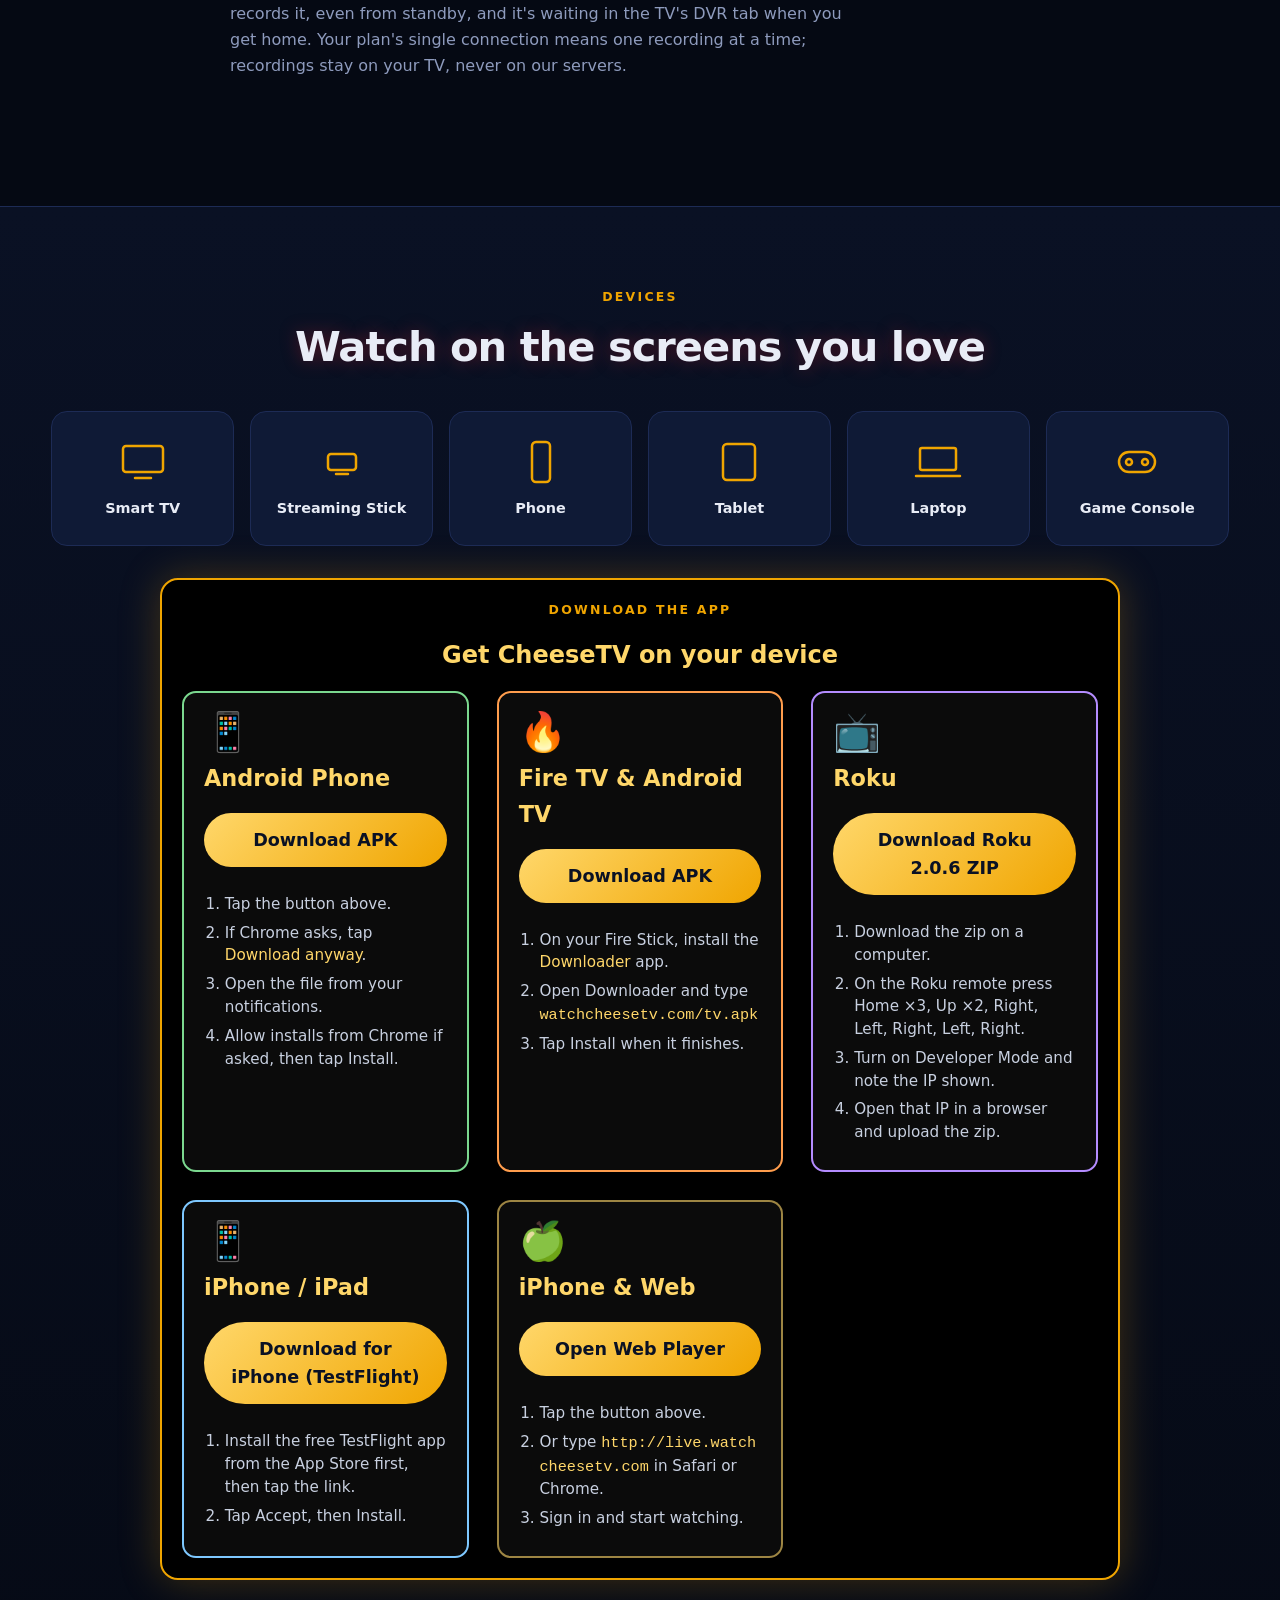
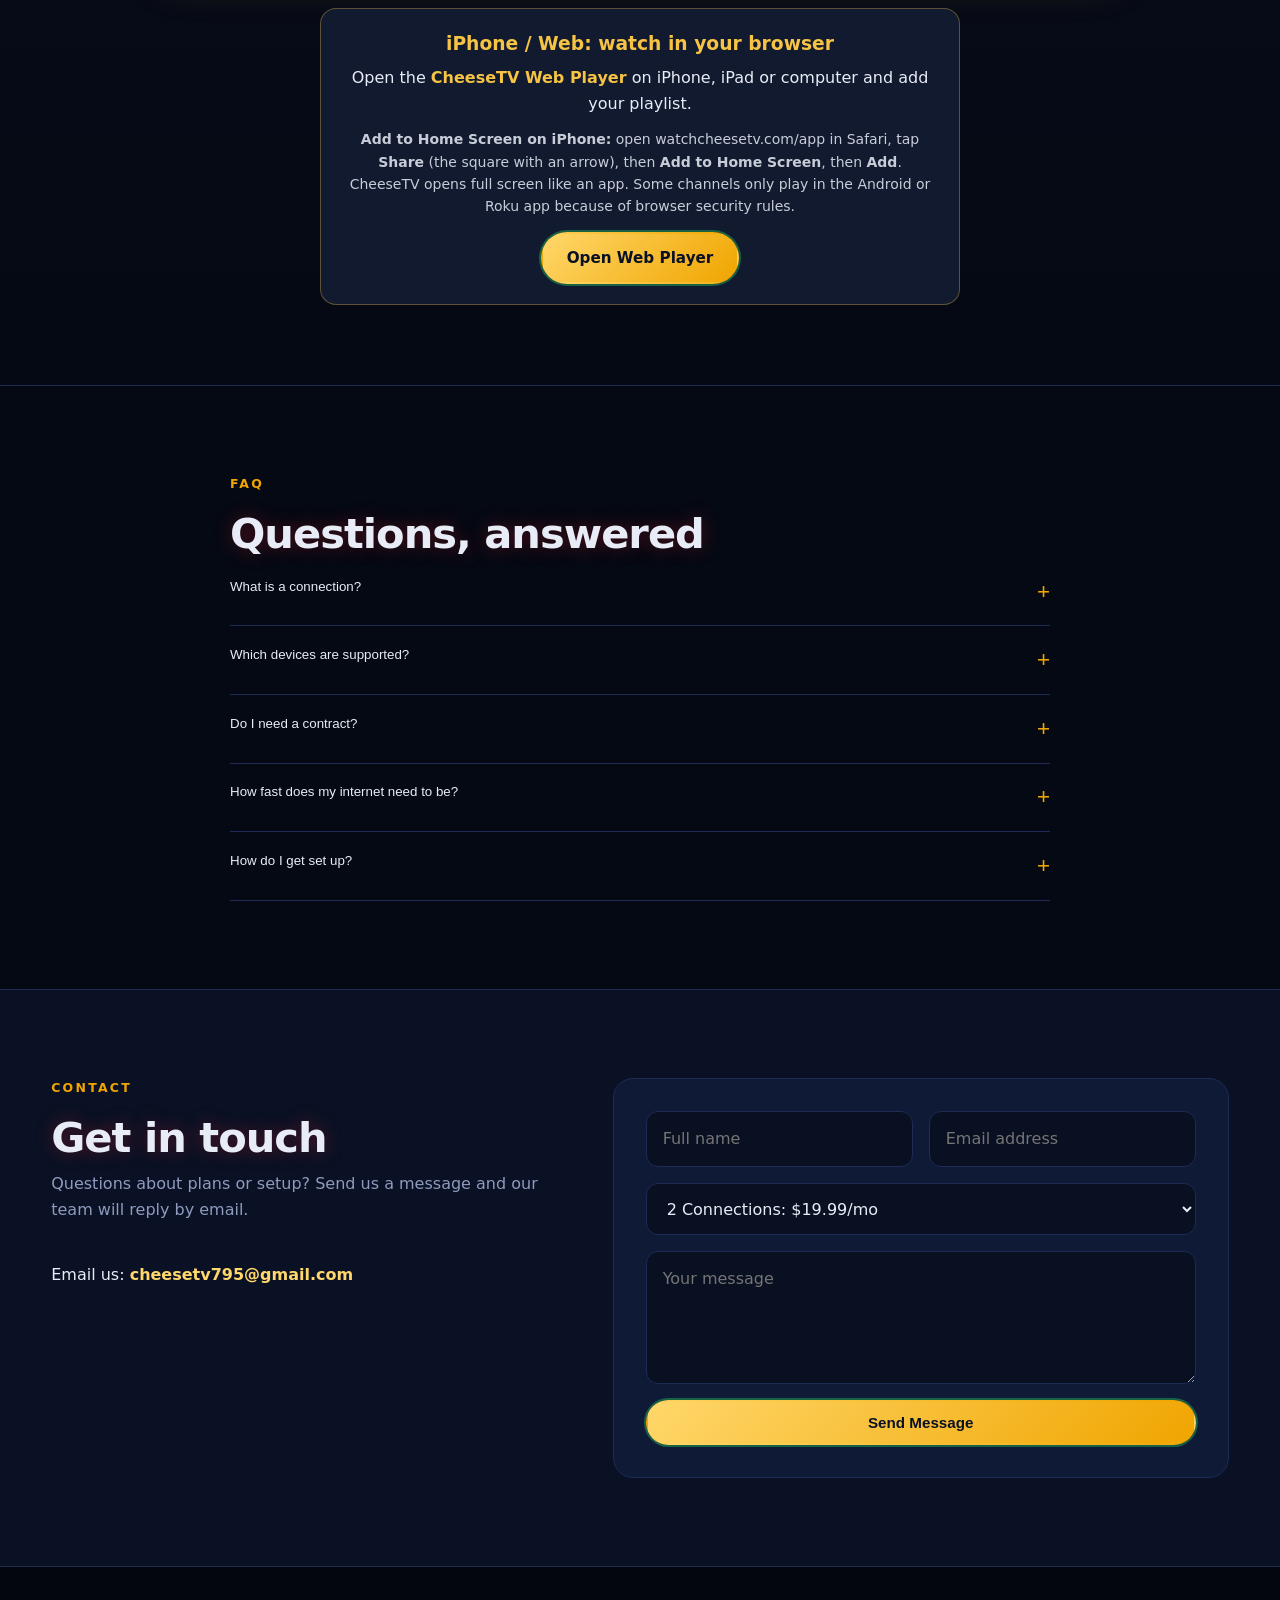
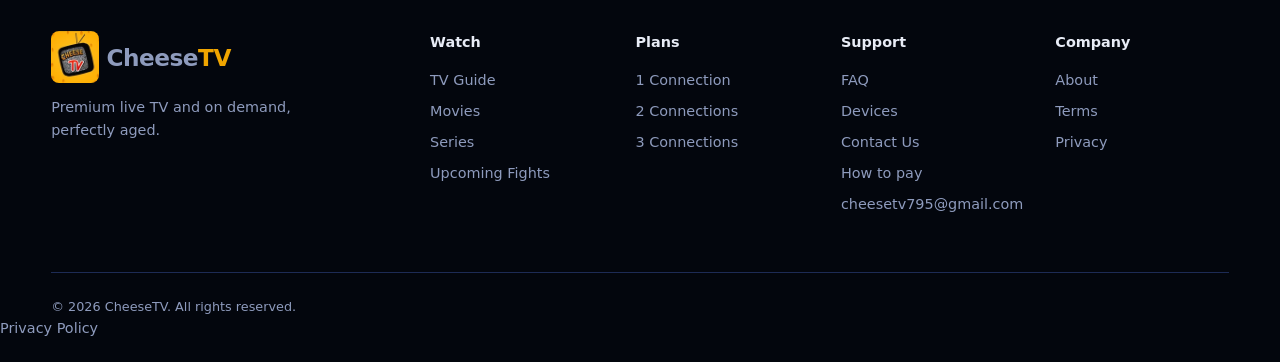
<file: thank-you.html>
<!doctype html><html lang="en"><head><meta charset="utf-8"><meta name="viewport" content="width=device-width,initial-scale=1"><meta name="robots" content="noindex">
<title>CheeseTV</title><meta http-equiv="refresh" content="0; url=/"><link rel="canonical" href="https://watchcheesetv.com/"></head>
<body style="background:#0a1124;color:#eef2ff;font-family:system-ui,sans-serif;text-align:center;padding:3rem 1rem"><p>Taking you to <a href="/" style="color:#ffd76a">watchcheesetv.com</a>…</p><script>location.replace('/')</script></body></html>
</file>
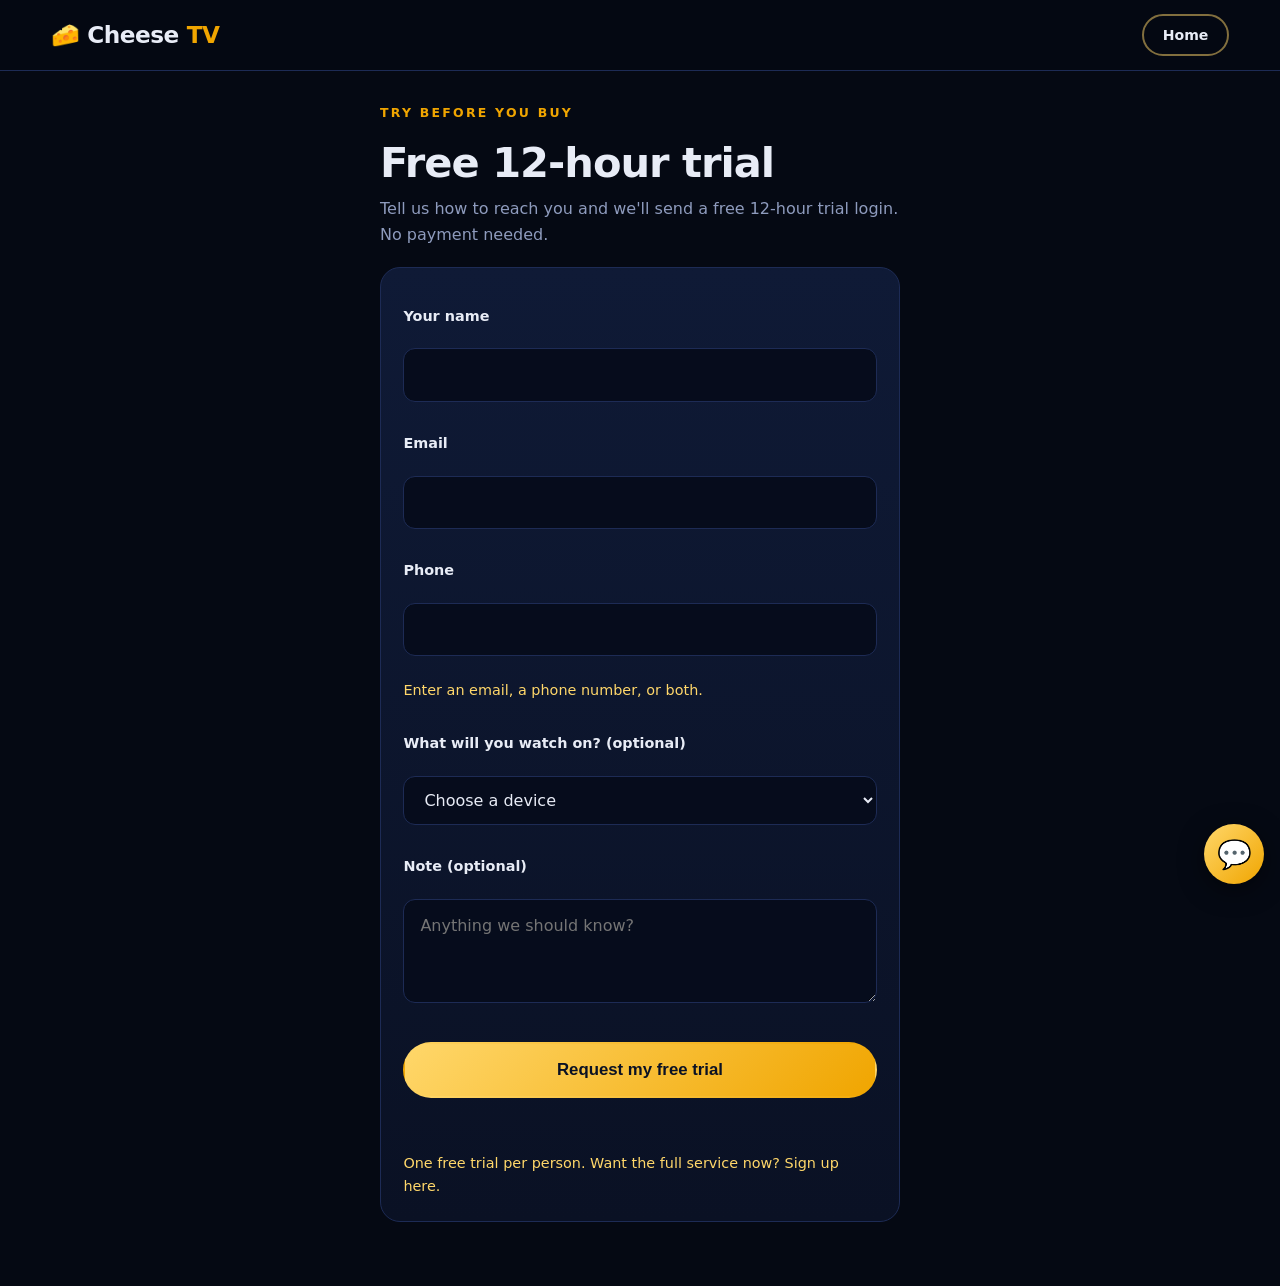
<file: trial.html>
<!doctype html><html lang="en"><head><meta charset="utf-8"><meta name="viewport" content="width=device-width,initial-scale=1">
<title>Free 12-hour trial | CheeseTV</title>
<link rel="stylesheet" href="styles.css?v=20261101a"><link rel="icon" type="image/png" sizes="32x32" href="/icons/favicon-32.png">
<style>
.rn{max-width:520px;margin:auto;padding:2rem 0 4rem}.card{background:linear-gradient(180deg,var(--card),var(--bg2));border:1px solid var(--line);border-radius:20px;padding:1.4rem;margin-top:1.2rem}
label{display:block;font-weight:600;font-size:.9rem;margin:.9rem 0 .3rem}input,select{width:100%;padding:.8rem 1rem;border-radius:12px;border:1px solid var(--line);background:#060c1c;color:var(--tx);font-size:1rem}
input:focus,select:focus{outline:2px solid var(--gold)}.opts{display:grid;gap:.6rem;margin-top:.4rem}
.opt{display:flex;justify-content:space-between;align-items:center;padding:.9rem 1rem;border:1px solid var(--line);border-radius:14px;cursor:pointer;font-weight:600}
.opt input{width:auto;margin-right:.6rem;accent-color:var(--gold)}.opt.on{border:2px solid var(--gold);background:rgba(240,165,0,.08)}.opt b{color:var(--gold2)}
.total{display:flex;justify-content:space-between;font-size:1.3rem;font-weight:800;margin-top:1rem}.total b{color:var(--gold)}
.nc{color:var(--gold2);font-weight:600;font-size:.9rem;margin-top:.4rem}.zl{line-height:1.7}.zl code{background:#060c1c;padding:.15rem .45rem;border-radius:6px;color:var(--gold2)}
.cp{display:flex;gap:.5rem;margin-top:.8rem}.cp .btn{flex:1;text-align:center}.msg{margin-top:1rem;font-weight:600}.err{color:#ff7a7a}.ok{color:#7dffa8}
.hp{position:absolute;left:-9999px;width:1px;height:1px;overflow:hidden}textarea{width:100%;padding:.8rem 1rem;border-radius:12px;border:1px solid var(--line);background:#060c1c;color:var(--tx);font-size:1rem}
</style></head><body>
<header class="nav"><div class="wrap nav-in"><a class="logo" href="/">🧀 Cheese<span>TV</span></a><a class="btn sm ghost" href="/">Home</a></div></header>
<main class="wrap rn">
<p class="eyebrow">Try before you buy</p><h2>Free 12-hour trial</h2>
<p class="sub" style="margin-bottom:0">Tell us how to reach you and we'll send a free 12-hour trial login. No payment needed.</p>
<form id="f" class="card" novalidate>
<label for="n">Your name</label><input id="n" autocomplete="name" required maxlength="80">
<label for="e">Email</label><input id="e" type="email" autocomplete="email" maxlength="120">
<label for="p">Phone</label><input id="p" type="tel" autocomplete="tel" maxlength="30">
<p class="nc" style="font-weight:500">Enter an email, a phone number, or both.</p>
<label for="d">What will you watch on? (optional)</label><select id="d"><option value="">Choose a device</option>
<option>Android phone or tablet</option><option>Android TV / Google TV</option><option>Fire TV / Firestick</option><option>Roku</option><option>Octastream / Android box</option><option>iPhone / iPad</option><option>Computer (web player)</option><option>LG TV</option><option>Other</option></select>
<label for="t">Note (optional)</label><textarea id="t" rows="3" maxlength="500" placeholder="Anything we should know?"></textarea>
<div class="hp" aria-hidden="true"><label for="w">Website</label><input id="w" tabindex="-1" autocomplete="off"></div>
<button class="btn lg block" style="margin-top:1.4rem" id="go">Request my free trial</button>
<p class="msg" id="m" role="status"></p>
<p class="nc" style="font-weight:500">One free trial per person. Want the full service now? <a href="/signup.html">Sign up here</a>.</p>
</form>
<div class="card" id="done" hidden><h3>Thanks! 🎉</h3><p class="zl">Your request is in. Steve will check it and send your 12-hour trial login shortly.</p><a class="btn ghost" href="/">Back to home</a></div>
</main>
<script>
const SB="https://vrmtxrtzweblakuvkwoe.supabase.co",KEY="sb_publishable_zvptRN1xVVYyt6jP1B-5vA_netcK9Vm";
const $=id=>document.getElementById(id);
$('f').onsubmit=async e=>{e.preventDefault();const m=$('m');m.className='msg';
const n=$('n').value.trim(),em=$('e').value.trim(),p=$('p').value.trim();
if(n.length<2){m.className='msg err';m.textContent='Please enter your name.';return}
if(!em&&!p){m.className='msg err';m.textContent='Please enter your email or phone.';return}
if(em&&!/^[^@\s]+@[^@\s]+\.[^@\s]+$/.test(em)){m.className='msg err';m.textContent='Please enter a valid email.';return}
$('go').disabled=true;m.textContent='Sending…';
try{const r=await fetch(SB+'/rest/v1/rpc/submit_trial_request',{method:'POST',headers:{apikey:KEY,'Content-Type':'application/json'},
body:JSON.stringify({p_name:n,p_email:em||null,p_phone:p||null,p_device:$('d').value||null,p_note:$('t').value.trim()||null,p_website:$('w').value||null})});
const j=await r.json();if(!r.ok)throw new Error(j.message||'Something went wrong');
if(j.duplicate){m.className='msg err';m.innerHTML='A free trial was already requested with this email or phone. Questions? Use the chat or the <a href="/#contact">contact form</a> and we\'ll help.';$('go').disabled=false;return}
$('f').hidden=true;$('done').hidden=false;$('done').scrollIntoView({behavior:'smooth'});}
catch(x){m.className='msg err';m.textContent=x.message+'. Please try again.';$('go').disabled=false}};
</script><script src="assets/chatbot.js?v=20261028t" defer></script>
<script src="/assets/visit.js" defer></script></body></html>
</file>
<file: styles.css>
:root{--bg:#050913;--bg2:#0a1124;--card:#0f1a36;--line:#1d2b55;--gold:#f0a500;--gold2:#ffd76a;--tx:#e8ecf6;--mut:#8e9bbd}
*{box-sizing:border-box;margin:0;padding:0}html{scroll-behavior:smooth}
body{font-family:Inter,system-ui,-apple-system,Segoe UI,Roboto,sans-serif;background:var(--bg);color:var(--tx);line-height:1.6}
a{color:inherit;text-decoration:none}.wrap{width:min(1200px,92%);margin:auto}.narrow{max-width:820px}
.util{background:#03060d;border-bottom:1px solid var(--line);font-size:.8rem;color:var(--mut)}.util-in{display:flex;justify-content:space-between;padding:.45rem 0}.util nav a{margin-left:1.2rem}.util a:hover{color:var(--gold2)}
.nav{position:sticky;top:0;z-index:50;background:rgba(5,9,19,.88);backdrop-filter:blur(12px);border-bottom:1px solid var(--line)}
.nav-in{display:flex;align-items:center;justify-content:space-between;height:70px}
.logo{display:flex;align-items:center;gap:.5rem;font-size:1.45rem;font-weight:800;letter-spacing:-.5px}.logo span{color:var(--gold)}
.links{display:flex;align-items:center;gap:1.4rem;font-size:.93rem;font-weight:500}.links>a:not(.btn):hover{color:var(--gold2)}
.burger{display:none;background:none;border:0;color:var(--tx);font-size:1.6rem;cursor:pointer}
.btn{display:inline-block;background:linear-gradient(135deg,var(--gold2),var(--gold));color:#0a1124;font-weight:700;padding:.75rem 1.5rem;border-radius:999px;border:2px solid transparent;cursor:pointer;transition:.25s;font-size:.95rem}
.btn:hover{transform:translateY(-2px);box-shadow:0 10px 30px rgba(240,165,0,.35)}
.btn.ghost{background:transparent;color:var(--tx);border-color:rgba(255,215,106,.5)}.btn.ghost:hover{border-color:var(--gold2);color:var(--gold2)}
.btn.sm{padding:.5rem 1.15rem;font-size:.88rem}.btn.lg{padding:1rem 2rem;font-size:1.05rem}.btn.block{display:block;width:100%;text-align:center}
.hero{position:relative;min-height:640px;display:flex;align-items:center;overflow:hidden}
.hero-art{position:absolute;inset:0;width:100%;height:100%}
.hero::after{content:"";position:absolute;inset:0;background:linear-gradient(90deg,var(--bg) 0%,rgba(5,9,19,.75) 40%,transparent 75%),linear-gradient(0deg,var(--bg),transparent 30%)}
.hero-in{position:relative;z-index:2;padding:5rem 0}
.badge,.eyebrow{color:var(--gold);font-weight:700;letter-spacing:.18em;font-size:.78rem;text-transform:uppercase;margin-bottom:1rem}
h1{font-size:clamp(2.6rem,6vw,4.6rem);line-height:1.05;letter-spacing:-2px;font-weight:800}h1 em{font-style:normal;background:linear-gradient(135deg,var(--gold2),var(--gold));-webkit-background-clip:text;background-clip:text;color:transparent}
.lead{max-width:540px;color:#c3cbe0;font-size:1.12rem;margin:1.4rem 0 2rem}.ctas{display:flex;gap:1rem;flex-wrap:wrap}
.stats{list-style:none;display:flex;gap:2.4rem;margin-top:3rem;flex-wrap:wrap;color:var(--mut);font-size:.85rem}.stats b{display:block;color:var(--tx);font-size:1.4rem}
.sec{padding:5.5rem 0}h2{font-size:clamp(1.8rem,3.5vw,2.6rem);letter-spacing:-1px;line-height:1.15}.sub{color:var(--mut);margin:.6rem 0 2.5rem;max-width:620px}
.plans{display:grid;grid-template-columns:repeat(3,1fr);gap:1.5rem;align-items:center}
.plan{background:linear-gradient(180deg,var(--card),var(--bg2));border:1px solid var(--line);border-radius:22px;padding:2.4rem 2rem;position:relative;transition:.3s}
.plan:hover{transform:translateY(-6px);border-color:rgba(240,165,0,.5)}
.plan.pop{border:2px solid var(--gold);transform:scale(1.05);box-shadow:0 30px 70px rgba(240,165,0,.18)}.plan.pop:hover{transform:scale(1.05) translateY(-6px)}
.tag{position:absolute;top:-14px;left:50%;transform:translateX(-50%);background:linear-gradient(135deg,var(--gold2),var(--gold));color:#0a1124;font-weight:800;font-size:.75rem;padding:.35rem 1rem;border-radius:999px;text-transform:uppercase;letter-spacing:.1em;white-space:nowrap}
.plan h3{font-size:1.15rem;color:var(--mut);font-weight:600}
.price{font-size:4rem;font-weight:800;letter-spacing:-2px;line-height:1;margin:1rem 0 1.6rem}.price sup{font-size:1.6rem;vertical-align:top;margin-right:2px}.price span{font-size:2rem}.price small{font-size:1rem;color:var(--mut);font-weight:500;letter-spacing:0}
.plan ul{list-style:none;margin-bottom:2rem}.plan li{padding:.5rem 0;border-bottom:1px solid var(--line);color:#c3cbe0}.plan li::before{content:"✓";color:var(--gold);font-weight:800;margin-right:.6rem}
.guide{border:1px solid var(--line);border-radius:18px;overflow-x:auto;background:var(--bg2)}
.g-row{display:grid;grid-template-columns:190px repeat(6,minmax(140px,1fr));min-width:1030px;border-bottom:1px solid var(--line)}.g-row:last-child{border:0}
.g-row>div{padding:.9rem 1rem;border-right:1px solid var(--line);font-size:.88rem}
.g-head{background:#0d1630;color:var(--mut);font-weight:600;font-size:.8rem}.g-head .now-col{color:var(--gold2)}
.ch{display:flex;align-items:center;gap:.6rem;font-weight:700;background:#0b1430}.ch i{font-style:normal;width:34px;height:34px;border-radius:8px;display:grid;place-items:center;background:linear-gradient(135deg,var(--gold2),var(--gold));color:#0a1124;font-size:.7rem;font-weight:800}
.prog small{display:block;color:var(--mut);font-size:.75rem}.prog.now{background:linear-gradient(135deg,rgba(240,165,0,.22),rgba(240,165,0,.06));box-shadow:inset 3px 0 0 var(--gold)}
.prog.now b::after{content:"NOW";margin-left:.4rem;background:var(--gold);color:#0a1124;font-size:.62rem;padding:.1rem .4rem;border-radius:4px;vertical-align:middle}
.row-sec{padding:2.2rem 0}.row-head{display:flex;justify-content:space-between;align-items:end;margin-bottom:1rem}.row-head h2{font-size:1.6rem}.row-head a{color:var(--gold);font-weight:600;font-size:.9rem}
.row{display:flex;gap:1rem;overflow-x:auto;padding:1.2rem .3rem 1.4rem;scroll-snap-type:x mandatory;scrollbar-width:thin;scrollbar-color:var(--line) transparent}
.tile{flex:0 0 220px;aspect-ratio:2/3;border-radius:14px;position:relative;overflow:hidden;scroll-snap-align:start;transition:transform .35s,box-shadow .35s;cursor:pointer;border:1px solid rgba(255,255,255,.06)}
.tile:hover{transform:scale(1.08);z-index:3;box-shadow:0 20px 50px rgba(0,0,0,.6),0 0 0 2px var(--gold)}
.tile svg{position:absolute;inset:0;width:100%;height:100%}.tile .meta{position:absolute;inset:auto 0 0 0;padding:1rem;background:linear-gradient(0deg,rgba(3,6,13,.95),transparent)}
.tile h4{font-size:1rem;line-height:1.2}.tile p{font-size:.75rem;color:var(--gold2);margin-top:.3rem}
.devices{background:linear-gradient(180deg,var(--bg2),var(--bg));padding:5rem 0;border-block:1px solid var(--line);text-align:center}
.dev-strip{display:grid;grid-template-columns:repeat(6,1fr);gap:1rem;margin-top:2.5rem}.dev-strip div{background:var(--card);border:1px solid var(--line);border-radius:16px;padding:1.6rem .5rem;font-weight:600;font-size:.9rem;transition:.3s}
.dev-strip div:hover{border-color:var(--gold)}.dev-strip svg{width:48px;height:48px;display:block;margin:0 auto .7rem;fill:none;stroke:var(--gold);stroke-width:2.5;stroke-linecap:round}
.acc{border-bottom:1px solid var(--line)}.acc button{width:100%;text-align:left;background:none;border:0;color:var(--tx);font:600 1.08rem inherit;padding:1.3rem 0;cursor:pointer;display:flex;justify-content:space-between}
.acc button::after{content:"+";color:var(--gold);font-size:1.4rem;transition:.3s}.acc.open button::after{transform:rotate(45deg)}
.acc>div{max-height:0;overflow:hidden;transition:max-height .3s}.acc p{color:var(--mut);padding-bottom:1.3rem}
.contact{background:var(--bg2);border-top:1px solid var(--line)}.c-in{display:grid;grid-template-columns:1fr 1.2fr;gap:3rem;align-items:start}
form{display:grid;gap:1rem;background:var(--card);padding:2rem;border-radius:20px;border:1px solid var(--line)}.two{display:grid;grid-template-columns:1fr 1fr;gap:1rem}
input,select,textarea{width:100%;background:#081022;border:1px solid var(--line);color:var(--tx);padding:.9rem 1rem;border-radius:12px;font:inherit}input:focus,select:focus,textarea:focus{outline:none;border-color:var(--gold)}
.ok{color:var(--gold2);text-align:center}
.foot{background:#03060d;padding:4rem 0 1.5rem;border-top:1px solid var(--line);color:var(--mut);font-size:.9rem}
.f-grid{display:grid;grid-template-columns:2fr repeat(4,1fr);gap:2rem}.f-grid h4{color:var(--tx);margin-bottom:.9rem}.f-grid a{display:block;margin-bottom:.5rem}.f-grid a:hover{color:var(--gold2)}.f-grid p{margin-top:.8rem;max-width:260px}
.f-bot{border-top:1px solid var(--line);margin-top:3rem;padding-top:1.5rem;font-size:.8rem}
@media(max-width:960px){.links{position:fixed;inset:0 0 auto 0;top:70px;flex-direction:column;background:var(--bg);padding:2rem;gap:1.2rem;display:none;border-bottom:1px solid var(--line)}.links.show{display:flex}.burger{display:block}
.plans{grid-template-columns:1fr;max-width:440px;margin:auto}.plan.pop{transform:none}.plan.pop:hover{transform:translateY(-6px)}.dev-strip{grid-template-columns:repeat(3,1fr)}.c-in{grid-template-columns:1fr}.f-grid{grid-template-columns:1fr 1fr}.util nav{display:none}}
@media(max-width:560px){.tile{flex-basis:160px}.two{grid-template-columns:1fr}.dev-strip{grid-template-columns:repeat(2,1fr)}.hero{min-height:560px}}
.fights{display:grid;gap:1.4rem}
.fight{background:radial-gradient(circle at 50% 45%,rgba(240,165,0,.12),transparent 55%),linear-gradient(160deg,#121d40,var(--bg2));border:1px solid var(--line);border-left:4px solid var(--gold);border-radius:18px;padding:1.6rem 2rem;transition:.3s}
.fight:hover{transform:translateY(-4px);border-color:var(--gold);box-shadow:0 20px 50px rgba(240,165,0,.12)}
.f-top{display:flex;justify-content:space-between;align-items:baseline;gap:1rem;flex-wrap:wrap;margin-bottom:1rem}.f-top h3{font-size:1rem;color:var(--mut);font-weight:600}
.f-date{color:var(--gold2);font-weight:700;font-size:.85rem;letter-spacing:.05em;text-transform:uppercase}
.lbl{text-align:center;font-size:.7rem;text-transform:uppercase;letter-spacing:.15em;color:var(--mut);margin-bottom:.5rem}
.wc{display:inline-block;margin-left:.5rem;padding:.15rem .6rem;border-radius:999px;border:1px solid var(--line);color:var(--tx);letter-spacing:.08em}
.wc.title{background:linear-gradient(135deg,var(--gold2),var(--gold));color:#0a1124;border:0;font-weight:800}
.vsrow{display:grid;grid-template-columns:1fr auto 1fr;align-items:center;gap:1.5rem}
.fighter{display:flex;align-items:center;gap:.7rem}.fighter.l{justify-content:flex-end;text-align:right}.fighter.r{flex-direction:row-reverse;justify-content:flex-end}
.fighter b{font-size:clamp(1.2rem,2.6vw,2rem);font-weight:900;text-transform:uppercase;letter-spacing:-.5px;line-height:1.05}.flag{font-size:1.8rem}
.vs{font-size:clamp(2rem,4vw,3.2rem);font-weight:900;font-style:italic;color:var(--gold2);text-shadow:0 0 12px rgba(240,165,0,.9),0 0 30px rgba(240,165,0,.6),0 0 60px rgba(240,165,0,.35)}
.co{margin-top:1.1rem;padding-top:1rem;border-top:1px dashed var(--line);opacity:.9}.co .fighter b{font-size:clamp(.95rem,1.6vw,1.2rem);font-weight:700}.co .flag{font-size:1.2rem}.co .vs{font-size:1.4rem;text-shadow:0 0 10px rgba(240,165,0,.7)}
.f-venue{color:var(--mut);font-size:.85rem;margin-top:1rem;text-align:center}.f-venue::before{content:"📍 "}.note{color:var(--mut);font-size:.8rem;margin-top:1.5rem}
@media(max-width:560px){.vsrow{grid-template-columns:1fr;gap:.3rem;text-align:center}.fighter.l,.fighter.r{justify-content:center;flex-direction:row}.fight{padding:1.3rem}}

#watch .row-head h3{font-size:1.4rem;margin-top:1.5rem}
.tile.rec{flex:0 0 260px;aspect-ratio:auto;min-height:360px;display:flex;flex-direction:column;padding:1.3rem;background:radial-gradient(circle at 85% 0%,color-mix(in srgb,var(--a) 45%,transparent),transparent 60%),linear-gradient(165deg,var(--b),#070c1a 80%)}
.rec-top{display:flex;justify-content:space-between;align-items:center;margin-bottom:1rem}.rec-no{font-size:2.6rem;font-weight:900;line-height:1;color:transparent;-webkit-text-stroke:1.5px var(--a)}
.rec-g{font-size:.68rem;text-transform:uppercase;letter-spacing:.12em;border:1px solid rgba(255,255,255,.25);padding:.2rem .55rem;border-radius:999px}
.rec h4{font-size:1.35rem;font-weight:800;line-height:1.15;letter-spacing:-.3px}.rec-y{color:var(--a);font-weight:700;font-size:.85rem;margin:.2rem 0 .7rem}
.rec-d{font-size:.86rem;color:#c3cbe0;flex:1}.rec-w{margin-top:1rem;padding-top:.8rem;border-top:1px solid rgba(255,255,255,.12);font-size:.85rem;font-weight:700;color:var(--gold2)}.rec-w span{display:block;font-size:.65rem;text-transform:uppercase;letter-spacing:.12em;color:var(--mut);font-weight:600}
.row.spooky .tile.rec{border-color:rgba(255,122,24,.35);box-shadow:inset 0 0 40px rgba(168,85,247,.15)}
.row.spooky .tile.rec:hover{box-shadow:0 20px 50px rgba(0,0,0,.6),0 0 0 2px #ff7a18,0 0 30px rgba(168,85,247,.5)}
#halloween h3{color:#ff9a3c;text-shadow:0 0 18px rgba(168,85,247,.6)}
.rec-g{white-space:nowrap}
.c-mail{margin-top:1rem}.c-mail a{color:var(--gold2);font-weight:700}.c-mail a:hover{text-decoration:underline}.ok{background:rgba(240,165,0,.12);border:1px solid var(--gold);border-radius:12px;padding:.8rem}
.logo-img{height:52px;width:auto;display:block;border-radius:8px}
.f-grid a.logo{display:flex}
.live-guide{overflow:visible}.lg-head{display:flex;justify-content:space-between;padding:.8rem 1rem;color:var(--gold);font-weight:700;font-size:.8rem;text-transform:uppercase;letter-spacing:.06em;border-bottom:1px solid var(--line)}
.lg-row{display:grid;grid-template-columns:180px 1fr;border-bottom:1px solid var(--line)}.lg-row:last-child{border-bottom:0}
.lg-net{padding:1rem;font-weight:800;background:#0b1430;display:flex;align-items:center}
.lg-progs{display:grid;grid-template-columns:repeat(3,1fr)}.lg-p{padding:.8rem 1rem;border-left:1px solid var(--line);min-width:0}
.lg-p b{display:block;overflow-wrap:anywhere}.lg-p small{display:block;color:var(--mut);font-size:.78rem;margin-top:.15rem}
.lg-t{display:block;color:var(--mut);font-size:.75rem;margin-bottom:.2rem}.lg-t em{font-style:normal;background:var(--gold);color:#0a1124;font-weight:800;font-size:.62rem;padding:.1rem .4rem;border-radius:4px}
.lg-p.now{background:linear-gradient(135deg,rgba(240,165,0,.22),rgba(240,165,0,.06));box-shadow:inset 3px 0 0 var(--gold)}
.lg-fail{padding:2rem;text-align:center;color:var(--mut)}.lg-note{margin-top:.7rem;font-size:.8rem;color:var(--mut)}
@media(max-width:720px){.lg-row{grid-template-columns:1fr}.lg-net{padding:.7rem 1rem}.lg-progs{grid-template-columns:1fr}.lg-p{border-left:0;border-top:1px solid var(--line)}}

.fab{position:fixed;right:18px;bottom:18px;z-index:999;display:flex;flex-direction:column;align-items:flex-end;gap:10px}
.fab-btn{width:62px;height:62px;border-radius:50%;border:3px solid #f5c242;padding:0;overflow:hidden;cursor:pointer;background:#0b1630;box-shadow:0 8px 24px rgba(0,0,0,.45);animation:fabfloat 3s ease-in-out infinite}
.fab-btn img{width:100%;height:100%;object-fit:cover;display:block}
.fab-btn:hover{transform:scale(1.07)}
.fab-menu{background:#0f1d3d;border:1px solid rgba(245,194,66,.5);border-radius:14px;padding:6px;box-shadow:0 10px 30px rgba(0,0,0,.5);display:flex;flex-direction:column;min-width:190px}
.fab-menu[hidden]{display:none}
.fab-menu a{color:#fff;text-decoration:none;padding:11px 14px;border-radius:10px;font-weight:600;font-size:15px}
.fab-menu a:hover{background:rgba(245,194,66,.18);color:#f5c242}
@keyframes fabfloat{0%,100%{translate:0 0}50%{translate:0 -6px}}
.dl{margin:32px auto 0;max-width:960px;background:#000;border:2px solid var(--gold);border-radius:18px;padding:24px;text-align:center;box-shadow:0 0 40px rgba(240,165,0,.25)}.dl h3{color:var(--gold2);margin:0 0 16px;font-size:1.5rem}
.dl-grid{display:grid;grid-template-columns:repeat(auto-fit,minmax(200px,1fr));gap:14px}.dl-card{display:flex;flex-direction:column;gap:8px;background:#0b0b0b;border:1px solid rgba(255,215,106,.45);border-radius:14px;padding:16px;text-align:left;transition:.2s}.dl-card:hover{border-color:var(--gold2);transform:translateY(-2px)}
.dl-card b{color:var(--gold2);font-size:1.05rem}.dl-card span{align-self:flex-start;background:linear-gradient(135deg,var(--gold2),var(--gold));color:#0a1124;font-weight:800;padding:.5rem 1.1rem;border-radius:999px}.dl-card small{color:var(--mut);font-size:.82rem;line-height:1.4}.dl-card code{color:var(--gold2)}
.links a.dl-nav{color:var(--gold2);font-weight:700}
</file>
<file: assets/christmas.css>
/* CheeseTV Christmas theme — remove the christmas.css/js includes in index.html to turn off */
#xmas-banner{background:linear-gradient(90deg,#b3121f,#0f6b34,#b3121f);color:#fff;text-align:center;font-weight:800;padding:.45rem 2.2rem;font-size:.95rem;position:relative;border-bottom:2px solid #ffd76a;letter-spacing:.3px}
#xmas-banner b{color:#ffd76a}
#xmas-banner button{position:absolute;right:8px;top:50%;transform:translateY(-50%);background:none;border:0;color:#fff;font-size:18px;cursor:pointer}
.nav .logo{position:relative}
.nav .logo picture{position:relative;display:block}
.nav .logo picture::after{content:"";position:absolute;top:-14px;left:-6px;width:34px;height:26px;transform:rotate(-18deg);pointer-events:none;
background:url("data:image/svg+xml,%3Csvg xmlns='http://www.w3.org/2000/svg' viewBox='0 0 40 30'%3E%3Cpath d='M4 24 C10 6 24 0 34 8 L30 14 C26 10 20 12 16 24Z' fill='%23d4202c'/%3E%3Crect x='2' y='22' width='22' height='7' rx='3.5' fill='%23fff'/%3E%3Ccircle cx='34' cy='9' r='4.5' fill='%23fff'/%3E%3C/svg%3E") no-repeat center/contain}
.nav{border-bottom:3px solid transparent;border-image:repeating-linear-gradient(90deg,#d4202c 0 18px,#ffd76a 18px 36px,#1f9d55 36px 54px) 3}
.xmas-lights{display:flex;justify-content:space-around;height:14px;overflow:hidden;pointer-events:none}
.xmas-lights i{width:8px;height:12px;border-radius:50%;background:#d4202c;box-shadow:0 0 8px currentColor;color:#d4202c;animation:xl 1.6s infinite alternate}
.xmas-lights i:nth-child(3n+2){background:#1f9d55;color:#1f9d55;animation-delay:.5s}
.xmas-lights i:nth-child(3n){background:#ffd76a;color:#ffd76a;animation-delay:1s}
@keyframes xl{from{opacity:.45}to{opacity:1}}
h2{text-shadow:0 0 18px rgba(212,32,44,.35)}
.btn:not(.ghost){box-shadow:0 0 0 2px rgba(31,157,85,.55)}
#xmas-snow{position:fixed;inset:0;pointer-events:none;z-index:50}
@media (prefers-reduced-motion:reduce){#xmas-snow{display:none}.xmas-lights i{animation:none}}
</file>
<file: app/app.css>
[hidden]{display:none!important}
:root{--bg:#07080c;--bg2:#0f1219;--card:#151a26;--card2:#1c2333;--line:#2a3142;--gold:#f7c23b;--gold2:#ffdf7a;--goldd:#b7820f;--tx:#f3f4f7;--mut:#9aa3b5;--red:#ff4d4d;--gg:linear-gradient(135deg,#ffe58f 0%,#f7c23b 35%,#c88a10 70%,#ffd666 100%)}
*{box-sizing:border-box}html,body{margin:0;background:var(--bg);color:var(--tx);font:15px/1.4 -apple-system,BlinkMacSystemFont,"SF Pro Text","Segoe UI",Roboto,sans-serif;-webkit-tap-highlight-color:transparent;-webkit-font-smoothing:antialiased}
body{background:radial-gradient(1200px 600px at 15% -10%,#3a2a0855,transparent 60%),var(--bg);min-height:100vh}
button{font:inherit;color:inherit;cursor:pointer}a{color:var(--gold)}
.wordmark{font-family:"Futura-CondensedExtraBold","Anton","Impact","Arial Black",sans-serif;font-weight:900;letter-spacing:.02em;margin:0;line-height:.95;color:#fff;font-size:56px;text-shadow:0 4px 0 #0008}
.wordmark span{background:var(--gg);-webkit-background-clip:text;background-clip:text;color:transparent;filter:drop-shadow(0 0 14px #f7c23b66)}
.wordmark.sm{font-size:26px;text-shadow:none}
.tagline{font-weight:800;letter-spacing:.22em;font-size:13px;margin:10px 0 22px;color:#fff}.tagline span{color:var(--gold)}
.btn{display:inline-block;border:0;border-radius:12px;padding:14px 22px;font-weight:800;text-decoration:none;text-align:center}
.btn.gold{background:var(--gg);color:#1b1200;box-shadow:0 6px 24px #f7c23b44,inset 0 1px 0 #fff8;width:100%;font-size:16px;letter-spacing:.02em}
.btn.gold:active{transform:scale(.98)}.btn.dark{background:var(--card2);color:var(--tx)}
.ic{background:#ffffff12;border:1px solid #ffffff14;border-radius:50%;width:42px;height:42px;font-size:19px;display:grid;place-items:center;backdrop-filter:blur(8px)}
.msg{color:var(--gold);min-height:1.2em;font-size:14px;margin:10px 0 0}.msg.e{color:#ff8a8a}
.seg{display:flex;background:#ffffff0d;border:1px solid #ffffff12;border-radius:12px;padding:4px;margin:0 0 16px}
.seg button{flex:1;border:0;background:none;padding:10px;border-radius:9px;color:var(--mut);font-weight:700;transition:.2s}.seg .on{background:var(--gg);color:#1b1200}
.seg.sm{display:inline-flex;margin:6px 16px 12px}.seg.sm button{padding:8px 18px}
label{display:block;color:var(--mut);font-size:12px;font-weight:600;letter-spacing:.04em;margin-bottom:12px;text-align:left}
input{display:block;width:100%;margin-top:5px;background:#0b0d13;border:1px solid var(--line);color:var(--tx);border-radius:11px;padding:13px 14px;font-size:16px;outline:none;transition:.2s}
input:focus{border-color:var(--gold);box-shadow:0 0 0 3px #f7c23b22}
.link{background:none;border:0;color:var(--mut);margin-top:10px;text-decoration:underline}
/* sign in */
.signin{position:fixed;inset:0;overflow:auto;display:flex;align-items:center;justify-content:center;padding:calc(20px + env(safe-area-inset-top)) 18px 24px;background:#050505;z-index:30}
.signin .glow{position:fixed;width:900px;height:900px;left:-300px;top:-380px;background:radial-gradient(circle,#f7c23b55 0%,#f7c23b18 30%,transparent 62%);pointer-events:none;animation:pulse 6s ease-in-out infinite}
.streak{position:fixed;height:3px;width:160%;left:-30%;background:linear-gradient(90deg,transparent,#ffd66688 30%,#fff3 50%,#f7c23b88 70%,transparent);transform:rotate(-14deg);filter:blur(.5px);box-shadow:0 0 18px #f7c23b88;pointer-events:none}
.streak.s1{bottom:22%}.streak.s2{bottom:12%;opacity:.5;height:60px;background:linear-gradient(90deg,transparent,#b7820f44 40%,#f7c23b55 60%,transparent);filter:blur(6px)}
@keyframes pulse{50%{opacity:.75;transform:scale(1.05)}}
.si-card{position:relative;width:100%;max-width:400px;text-align:center;animation:rise .6s cubic-bezier(.2,.8,.2,1)}
.si-logo{width:96px;height:96px;border-radius:24px;box-shadow:0 0 0 2px #f7c23b,0 0 50px #f7c23b88;margin-bottom:18px}
.si-card form{background:#0d0f15cc;border:1px solid #f7c23b33;border-radius:18px;padding:18px;box-shadow:0 20px 60px #000a,0 0 40px #f7c23b14;backdrop-filter:blur(10px)}
.fine{color:var(--mut);font-size:12px;margin-top:14px}
@keyframes rise{from{opacity:0;transform:translateY(18px)}}
/* shell */
#shell{padding-bottom:calc(132px + env(safe-area-inset-bottom));animation:fade .4s}
@keyframes fade{from{opacity:0}}
.top{position:sticky;top:0;z-index:8;display:flex;align-items:center;gap:16px;padding:calc(10px + env(safe-area-inset-top)) 16px 10px;background:linear-gradient(#07080c,#07080cf0);border-bottom:1px solid #ffffff0a}
.brand{display:flex;align-items:center;gap:10px;text-decoration:none}.brand img{width:38px;height:38px;border-radius:10px;box-shadow:0 0 18px #f7c23b55}
.top .ic{margin-left:auto}
.tabs{display:flex;gap:4px}
.tabs button{background:none;border:0;border-radius:10px;padding:8px 14px;color:var(--mut);font-weight:700;display:flex;gap:8px;align-items:center;transition:.2s}
.tabs button i{font-style:normal}.tabs .on{color:var(--gold);background:#f7c23b14}
.rec-ic{display:inline-block;width:12px;height:12px;border-radius:50%;border:2px solid currentColor;position:relative}.rec-ic:after{content:"";position:absolute;inset:2px;border-radius:50%;background:currentColor}
@media (max-width:820px){
 .tabs{position:fixed;left:10px;right:10px;bottom:calc(10px + env(safe-area-inset-bottom));justify-content:space-around;background:#10131bf0;border:1px solid #f7c23b2a;border-radius:24px;padding:6px;box-shadow:0 10px 40px #000c,0 0 30px #f7c23b14;backdrop-filter:blur(16px)}
 .tabs button{flex-direction:column;gap:2px;padding:6px 6px;font-size:10.5px;flex:1}.tabs button i{font-size:19px;height:22px;display:grid;place-items:center}
 .tabs .rec-ic{width:18px;height:18px;margin:2px}
 .wordmark.sm{font-size:22px}
}
main{max-width:1400px;margin:0 auto}
.view{animation:fade .3s}
.h{margin:16px 16px 4px;font-size:22px}.sub{margin:0 16px 14px;color:var(--mut);font-size:13px}
/* hero */
.hero{position:relative;margin:14px 16px;border-radius:20px;overflow:hidden;min-height:190px;padding:22px;display:flex;flex-direction:column;justify-content:flex-end;background:radial-gradient(500px 260px at 85% 30%,#f7c23b44,transparent 70%),linear-gradient(120deg,#16110a,#0b0c10 60%);border:1px solid #f7c23b33;box-shadow:0 20px 60px #0008,inset 0 0 80px #f7c23b0c}
.hero:before{content:"";position:absolute;left:-20%;right:-20%;bottom:28%;height:2px;background:linear-gradient(90deg,transparent,#ffd666aa,transparent);transform:rotate(-9deg);box-shadow:0 0 14px #f7c23b}
.hero .hlogo{position:absolute;right:22px;top:22px;width:110px;height:80px;border-radius:14px;background:#000 center/contain no-repeat;box-shadow:0 0 0 1px #f7c23b55,0 0 30px #f7c23b33}
.hero .kick{color:var(--gold);font-weight:800;font-size:12px;letter-spacing:.18em}.hero h2{margin:6px 0 2px;font-size:28px;max-width:70%;text-shadow:0 2px 10px #000}
.hero p{margin:0 0 14px;color:#d6d9e0;max-width:70%}.hero .btn{width:auto;padding:12px 24px;align-self:flex-start}
.livedot{display:inline-block;width:8px;height:8px;border-radius:50%;background:var(--red);box-shadow:0 0 10px var(--red);margin-right:6px;animation:blink 1.4s infinite}@keyframes blink{50%{opacity:.35}}
/* chips */
.chips{display:flex;gap:8px;overflow-x:auto;padding:4px 16px 12px;scrollbar-width:none;scroll-snap-type:x proximity}.chips::-webkit-scrollbar{display:none}
.chips button{flex:none;background:var(--card);border:1px solid #ffffff0f;border-radius:10px;padding:9px 16px;font-weight:700;color:#c9cfdb;transition:.2s;scroll-snap-align:start}.chips button.on{background:var(--gg);color:#1b1200;border-color:transparent;box-shadow:0 4px 18px #f7c23b44}
/* guide */
.guide{overflow:auto;margin:0 16px;border-radius:14px;max-height:calc(100vh - 150px);max-height:calc(100dvh - 160px - env(safe-area-inset-bottom));overscroll-behavior:contain;position:relative}
.ghead{display:flex;height:34px;position:sticky;top:0;z-index:3;background:var(--bg)}.ghead .gch{background:var(--bg);color:var(--gold);font-weight:800;display:flex;align-items:center}
.ghead .gtl span{position:absolute;top:8px;color:var(--mut);font-size:12px;font-weight:600}
.grow{display:flex;height:68px;margin-bottom:6px}
.gch{position:sticky;left:0;z-index:2;width:136px;flex:none;background:var(--card);border-radius:12px;padding:8px;display:flex;gap:8px;align-items:center;font-weight:700;font-size:12.5px;margin-right:6px;box-shadow:6px 0 12px var(--bg);cursor:pointer}
.gch .lg{width:42px;height:42px;flex:none}
.gch .nm{overflow:hidden;display:-webkit-box;-webkit-line-clamp:2;-webkit-box-orient:vertical}
.gtl{position:relative;flex:none}
.gp{position:absolute;top:0;bottom:0;background:var(--card);border:1px solid #ffffff10;border-radius:12px;padding:8px 10px;overflow:hidden;font-size:13px;white-space:nowrap;font-weight:700;cursor:pointer;transition:border-color .2s}
.gp:hover{border-color:#f7c23b88}.gp.now{border-color:var(--gold);background:linear-gradient(#1f1a0e,#171309);color:var(--gold2)}.gp small{color:var(--mut);display:block;font-weight:500}
.nowline{position:absolute;top:-34px;bottom:0;width:2px;background:var(--gold);z-index:1;box-shadow:0 0 10px var(--gold)}
.gp.noepg{color:var(--mut);font-weight:600}
/* logos */
.lg{border-radius:10px;background:#0b0d13 center/contain no-repeat;display:grid;place-items:center;font-weight:900;color:var(--gold);font-size:14px;border:1px solid #ffffff0f;overflow:hidden;letter-spacing:.02em}
.lg.fb{background:linear-gradient(135deg,#2a2111,#0e0f14);text-shadow:0 0 10px #f7c23b66}
/* channel list */
.clist{display:grid;grid-template-columns:repeat(auto-fill,minmax(320px,1fr));gap:8px;padding:0 16px}
.ch{display:flex;align-items:center;gap:12px;background:var(--card);border-radius:14px;padding:10px;border:1px solid transparent;cursor:pointer;transition:.2s}
.ch:hover{border-color:#f7c23b66;transform:translateY(-1px)}
.ch .lg{width:64px;height:48px;flex:none}.ch .t{flex:1;min-width:0}.ch b,.ch small{display:block;white-space:nowrap;overflow:hidden;text-overflow:ellipsis}.ch small{color:var(--mut)}.ch small.now{color:var(--gold)}
.ch .num{color:var(--mut);font-weight:800;width:34px;text-align:right;font-size:13px}
.pbar{height:3px;background:#ffffff14;border-radius:2px;margin-top:5px;overflow:hidden}.pbar i{display:block;height:100%;background:var(--gold)}
.star{background:none;border:0;font-size:22px;color:var(--mut);padding:0;flex:none;width:44px;height:44px;margin:-4px -4px -4px 0;border-radius:50%;touch-action:manipulation}.star.on{color:var(--gold);text-shadow:0 0 10px #f7c23b88}
/* skeleton */
.sk{background:linear-gradient(90deg,#151a26 0%,#222a3b 50%,#151a26 100%);background-size:200% 100%;animation:sh 1.2s infinite;border-radius:12px}@keyframes sh{to{background-position:-200% 0}}
.skrow{height:68px;margin:0 0 6px}
/* recordings */
.reclist{display:grid;grid-template-columns:repeat(auto-fill,minmax(320px,1fr));gap:10px;padding:0 16px}
.rec{background:var(--card);border-radius:14px;padding:14px;border:1px solid #ffffff0f}.rec b{display:block}.rec small{color:var(--mut)}
.rec .row{display:flex;gap:8px;margin-top:10px}.rec .row button,.rec .row a{flex:1;border:0;border-radius:10px;padding:9px;font-weight:700;text-align:center;text-decoration:none;background:var(--card2);color:var(--tx);font-size:13px}.rec .row .p{background:var(--gg);color:#1b1200}
.empty{color:var(--mut);text-align:center;padding:40px 20px}
/* vod */
.vrow h3{margin:10px 16px 8px;font-size:17px}.vscroll{display:flex;gap:10px;overflow-x:auto;padding:0 16px 8px;scroll-snap-type:x mandatory;scrollbar-width:none}.vscroll::-webkit-scrollbar{display:none}
.poster{flex:none;width:128px;scroll-snap-align:start;cursor:pointer;background:none;border:0;padding:0;text-align:left;color:var(--tx)}
.poster .im{width:128px;height:190px;border-radius:12px;background:#151a26 center/cover no-repeat;border:1px solid #ffffff10;position:relative;overflow:hidden;transition:.25s;display:grid;place-items:center;font-weight:900;color:var(--gold);padding:8px;text-align:center}
.poster:hover .im{transform:scale(1.04);border-color:var(--gold);box-shadow:0 0 24px #f7c23b44}
.poster small{display:block;margin-top:6px;font-size:12px;white-space:nowrap;overflow:hidden;text-overflow:ellipsis}
.poster .pbar{position:absolute;left:6px;right:6px;bottom:6px}
.det{display:flex;gap:16px}.det .im{width:140px;height:208px;flex:none;border-radius:12px;background:#151a26 center/cover no-repeat}
.det h3{margin:0 0 4px;font-size:22px}.det .meta{color:var(--gold);font-weight:700;font-size:13px}.det p{color:#cfd3dc;font-size:14px}
.eps{margin-top:12px}.ep{display:flex;justify-content:space-between;gap:10px;background:var(--card);border-radius:10px;padding:11px 12px;margin-bottom:6px;cursor:pointer;align-items:center}.ep:hover{background:var(--card2)}
/* search */
.search{margin:14px 16px;display:flex;align-items:center;gap:10px;background:var(--card);border:1px solid #ffffff12;border-radius:28px;padding:0 18px}.search input{background:none;border:0;margin:0;padding:14px 0}
.search:focus-within{border-color:var(--gold)}
/* player */
.player{position:fixed;inset:0;background:#000;z-index:20;animation:fade .25s}
.player video{position:absolute;inset:0;width:100%;height:100%;background:#000;object-fit:contain}
.pspin{position:absolute;inset:0;display:grid;place-items:center;pointer-events:none;opacity:0;transition:.3s}.pspin.on{opacity:1}
.pspin i{width:54px;height:54px;border-radius:50%;border:4px solid #f7c23b33;border-top-color:var(--gold);animation:spin .8s linear infinite;box-shadow:0 0 20px #f7c23b44}@keyframes spin{to{transform:rotate(360deg)}}
.osd{position:absolute;inset:0;display:flex;flex-direction:column;justify-content:space-between;transition:opacity .35s;background:linear-gradient(#000c,transparent 22%,transparent 62%,#000e)}
.osd.hide{opacity:0;pointer-events:none}.player.hidecur{cursor:none}
.otop{display:flex;align-items:center;gap:12px;padding:calc(12px + env(safe-area-inset-top)) calc(14px + env(safe-area-inset-right)) 12px calc(14px + env(safe-area-inset-left))}
.ochan{display:flex;gap:12px;align-items:center;flex:1;min-width:0}.ologo{width:58px;height:42px;flex:none}.ochan b{display:block;font-size:17px}.ochan small{color:var(--gold2);display:block;white-space:nowrap;overflow:hidden;text-overflow:ellipsis}
.recbadge{background:#ff2d2d22;color:#ff6b6b;border:1px solid #ff4d4d88;border-radius:8px;padding:5px 9px;font-weight:800;font-size:12px}.recbadge em{font-style:normal;color:#fff}
.modebadge{color:var(--mut);font-size:11px;font-weight:700;border:1px solid #ffffff22;border-radius:8px;padding:5px 8px}
.obot{padding:0 calc(16px + env(safe-area-inset-right)) calc(14px + env(safe-area-inset-bottom)) calc(16px + env(safe-area-inset-left))}
.otime{display:flex;align-items:center;gap:12px;margin-bottom:12px}.otime>span{font-variant-numeric:tabular-nums;font-weight:700;font-size:13px;min-width:62px;color:#e8eaf0}
.scrub{flex:1;height:6px;background:#ffffff26;border-radius:4px;position:relative;cursor:pointer;touch-action:none}.scrub:before{content:"";position:absolute;inset:-14px 0}
.sbuf{position:absolute;top:0;bottom:0;background:#ffffff40;border-radius:4px}.sfill{position:absolute;top:0;bottom:0;left:0;background:var(--gg);border-radius:4px;box-shadow:0 0 12px #f7c23b88}
.sknob{position:absolute;top:50%;width:18px;height:18px;margin:-9px 0 0 -9px;border-radius:50%;background:#fff;box-shadow:0 0 0 4px #f7c23b,0 0 18px #f7c23b}
.live{border:1px solid #ffffff33;background:#ffffff12;color:#fff;border-radius:8px;padding:5px 10px;font-weight:900;font-size:12px;letter-spacing:.06em}.live.on{background:var(--red);border-color:var(--red);box-shadow:0 0 14px #ff4d4d88}
.octl{display:flex;align-items:center;gap:8px;flex-wrap:wrap}.octl .sp{flex:1}
.cb{background:#ffffff14;border:1px solid #ffffff1a;color:#fff;border-radius:14px;min-width:50px;height:50px;padding:0 12px;font-weight:800;font-size:17px;display:flex;align-items:center;justify-content:center;gap:6px;backdrop-filter:blur(10px);transition:.15s}
.cb:hover{border-color:var(--gold);color:var(--gold2)}.cb:active{transform:scale(.94)}.cb small{font-size:10px}.cb span{font-size:13px}
.cb.big{width:64px;height:64px;border-radius:50%;background:var(--gg);color:#1b1200;border:0;font-size:20px;box-shadow:0 0 30px #f7c23b66}
.cb.rec i{width:14px;height:14px;border-radius:50%;background:var(--red);box-shadow:0 0 10px var(--red)}.cb.rec.on{background:#ff2d2d33;border-color:var(--red)}.cb.rec.on i{border-radius:3px;animation:blink 1.2s infinite}
@media (max-width:640px){.cb span{display:none}.cb{min-width:44px;height:44px;padding:0 9px;font-size:15px}.cb.big{width:58px;height:58px}.octl{gap:6px}}
.mini{position:absolute;right:0;top:0;bottom:0;width:min(360px,88vw);background:#07080cf2;border-left:1px solid #f7c23b33;padding:calc(14px + env(safe-area-inset-top)) 12px 14px;overflow:auto;animation:slide .3s;backdrop-filter:blur(14px)}
@keyframes slide{from{transform:translateX(40px);opacity:0}}
.mini h4{margin:0 0 10px;color:var(--gold)}.mini .ch{margin-bottom:6px;padding:8px}.mini .ch.cur{border-color:var(--gold)}.mini .ch .lg{width:52px;height:38px}
.perr{position:absolute;left:16px;right:16px;top:50%;transform:translateY(-50%);background:#10131bf5;border:1px solid #ff4d4d88;border-radius:18px;padding:18px;max-width:560px;margin:0 auto;box-shadow:0 20px 60px #000}
.perr h4{margin:0 0 6px;color:#ff7a7a;font-size:17px}.perr p{margin:6px 0}.perr .d{color:var(--mut);font-size:12px;word-break:break-all}
.perr .row{display:flex;gap:8px;margin-top:12px}.perr .row>*{flex:1}
/* sheet */
.sheet{position:fixed;inset:0;background:#000b;z-index:25;display:flex;align-items:flex-end;justify-content:center;animation:fade .2s}
.sheet .card{background:#0c0e14;border:1px solid #f7c23b2a;width:100%;max-width:560px;max-height:92vh;overflow:auto;border-radius:22px 22px 0 0;padding:18px 18px calc(20px + env(safe-area-inset-bottom));animation:up .3s cubic-bezier(.2,.8,.2,1)}
@media (min-width:821px){.sheet{align-items:center}.sheet .card{border-radius:22px}}
@keyframes up{from{transform:translateY(40px);opacity:.4}}
.shd{display:flex;align-items:center;margin-bottom:12px}.shd h3{flex:1;margin:0;color:var(--gold)}
.pl{display:flex;align-items:center;gap:8px;background:var(--card);border-radius:12px;padding:11px;margin-bottom:6px;border:1px solid transparent}.pl.on{border-color:var(--gold)}.pl b{flex:1}.pl button{background:var(--card2);border:0;border-radius:8px;padding:7px 11px;font-weight:700}
.note{color:var(--mut);font-size:13px}.note summary{color:var(--gold);cursor:pointer;font-weight:700}
.toast{position:fixed;left:50%;transform:translateX(-50%);bottom:calc(96px + env(safe-area-inset-bottom));background:#151a26;border:1px solid #f7c23b55;padding:11px 18px;border-radius:14px;z-index:40;box-shadow:0 10px 30px #000;font-weight:600;animation:rise .3s;max-width:92vw}
.wm{position:absolute;right:calc(18px + env(safe-area-inset-right));top:calc(74px + env(safe-area-inset-top));display:flex;align-items:center;gap:6px;opacity:0;transition:opacity 1s ease;pointer-events:none;z-index:1}.player.live.hidecur .wm{opacity:.45;transition:opacity .5s ease}@media (min-width:1280px){.wm img{width:64px!important}}@media (min-width:1900px){.wm img{width:90px!important}}.wm img{width:44px;height:auto;display:block}
@media (max-width:820px){.hero h2{font-size:23px;max-width:62%}.hero p{max-width:100%}.hero .hlogo{width:92px;height:68px}.gch{width:120px}}
.gp.noepg{overflow:visible}
.ochan>div:last-child{min-width:0}.ochan b{white-space:nowrap;overflow:hidden;text-overflow:ellipsis}
@media (max-width:640px){.modebadge{display:none}.octl{flex-wrap:nowrap;justify-content:space-between;gap:4px}.octl .sp{display:none}.cb{min-width:40px;height:42px;padding:0 6px;border-radius:12px;font-size:14px}.cb.big{width:54px;height:54px;flex:none}.ologo{width:46px;height:34px}.ochan b{font-size:15px}.wm{top:calc(14px + env(safe-area-inset-top))}.wm img{width:34px}}
.rec .lg{width:56px;height:42px;flex:none}
.si-card .msg.e{background:#2a0f0f;border:1px solid #ff4d4d66;border-radius:12px;padding:12px 14px;color:#ffd2d2;text-align:left;margin-top:12px}

.pspin{place-content:center;justify-items:center}.pspin-t{display:block;margin-top:14px;color:#f5c542;font:600 14px system-ui;text-shadow:0 1px 3px #000;text-align:center}
.hu-back{position:fixed;inset:0;z-index:9999;background:rgba(0,0,0,.78);display:flex;align-items:center;justify-content:center;padding:20px}.hu-back[hidden]{display:none}
.hu-card{max-width:420px;width:100%;background:linear-gradient(160deg,#151515,#000);border:2px solid #d4a017;border-radius:18px;padding:26px 22px;color:#f3f3f3;text-align:center;box-shadow:0 0 40px rgba(212,160,23,.35)}
.hu-card h3{margin:6px 0 10px;color:#f5c542;font-size:22px}.hu-card p{line-height:1.5;margin:0 0 12px}.hu-card b{color:#ffd76a}.hu-ico{font-size:40px}
.hu-card .row{display:flex;gap:12px;justify-content:center;margin-top:16px}.hu-card .btn{min-width:120px;cursor:pointer}
.pspin-b{pointer-events:auto;margin-top:10px;background:none;border:1px solid #d4a01788;color:#f5c542;border-radius:12px;padding:3px 12px;font:600 12px system-ui;cursor:pointer}.pspin-b[hidden]{display:none}.pspin-d{pointer-events:auto;max-width:90vw;margin:8px auto 0;padding:8px 10px;background:#000c;border:1px solid #d4a01755;border-radius:8px;color:#eee;font:12px/1.4 ui-monospace,monospace;white-space:pre-wrap;text-align:left;user-select:text}.pspin-d[hidden]{display:none}
.vpn-tip{position:absolute;left:12px;right:12px;bottom:84px;z-index:30;max-width:420px;margin:0 auto;background:linear-gradient(160deg,#151515,#000);border:1.5px solid #d4a017;border-radius:14px;padding:12px 14px;color:#f3f3f3;font-size:14px;box-shadow:0 0 24px rgba(212,160,23,.3)}.vpn-tip[hidden]{display:none}.vpn-tip p{margin:0 0 10px;line-height:1.4}.vpn-tip b{color:#f5c542}.vpn-tip .row{display:flex;gap:8px}.vpn-tip .btn{flex:1;text-align:center;padding:8px 10px;font-size:13px;cursor:pointer}
.vpn-set{margin:6px 0 14px;padding:10px 12px;border:1px solid #d4a01766;border-radius:12px;background:#0d0d0d;font-size:13px;line-height:1.45}.vpn-set b{color:#f5c542}.vpn-set a{color:#ffd76a;font-weight:600}
.apponly{display:inline-block;margin-left:6px;padding:1px 8px;border-radius:999px;background:#000;border:1px solid #d4a017;color:#f5c542;font:700 11px system-ui;vertical-align:middle;letter-spacing:.3px}.alts{margin:10px 0}.alts p{margin:0 0 6px}.alts .btn{display:block;width:100%;margin:6px 0;text-align:left}.alts small{opacity:.75}
.apponly.beta{border-color:#3b82f6;color:#93c5fd}

.perr .row+.row{margin-top:8px}.cb.vlcb span,.cb.vlcb{color:var(--gold);font-weight:800;display:flex!important;font-size:13px}
.poster{position:relative}.poster .heart{position:absolute;top:6px;right:6px;width:30px;height:30px;border-radius:50%;background:#000a;color:#fff;display:flex;align-items:center;justify-content:center;font-size:17px;z-index:2}.heart.on{color:#ff4d6d}
.shd .heart{position:static;font-size:24px;color:#fff;cursor:pointer;margin-left:auto;margin-right:10px;background:none}.shd .heart.on{color:#ff4d6d}.wchk{color:#3ddc84}.cw{color:var(--gold)}
#vodSeg button{white-space:nowrap}.vgrid{display:grid;grid-template-columns:repeat(auto-fill,minmax(104px,1fr));gap:10px;padding:0 16px}.vgrid .poster{width:auto;min-width:0}.vgrid .poster .im,.vgrid .poster>img{width:100%}.vgrid .poster small{display:block;overflow:hidden;text-overflow:ellipsis;white-space:nowrap}.favempty{text-align:center;padding:40px 16px}.bigheart{font-size:54px;color:#ff4d6d}
.pelse{position:absolute;inset:0;z-index:30;display:flex;flex-direction:column;gap:12px;align-items:center;justify-content:center;background:#000c;color:#fff;border:0;font:600 17px system-ui;padding:24px;text-align:center}.pelse b{width:64px;height:64px;border-radius:50%;background:var(--gg);color:#1b1200;display:grid;place-items:center;font-size:26px}
.ic.favc{font-size:24px;color:#fff;flex:none}.ic.favc.on{color:var(--gold);text-shadow:0 0 10px #f7c23b88}.gstar{color:var(--gold);font-style:normal;margin-left:4px;flex:none}.grow,.ch{-webkit-touch-callout:none;user-select:none}
.appver{font:500 12px system-ui;color:var(--mut);margin-left:6px}

/* v20: the Guide scrolls with the page vertically (nested vertical scroll + overscroll containment trapped swipes when the list was short); it only scrolls sideways itself */
.guide{max-height:none!important;overflow-x:auto;overflow-y:hidden;overscroll-behavior-x:contain;overscroll-behavior-y:auto;touch-action:pan-x pan-y}
.grow,.ghead{touch-action:pan-x pan-y}
.grow,.ghead{width:max-content;min-width:100%}
.gp.sched{box-shadow:inset 0 0 0 2px #e53935}.recdot{color:#ff4d4d;font-style:normal}
#schedList .rec{display:flex;align-items:center;gap:12px;justify-content:space-between}#schedList .rec small{display:block;color:var(--mut)}#schedList .btn{padding:8px 14px;width:auto}

.toast .undo{background:none;border:0;color:var(--gold);font-weight:800;font-size:15px;padding:6px 4px 6px 14px;cursor:pointer}

/* Recording destination: stacked full-width controls on phones, tablets and desktops. */
.tv-target-list{display:grid;gap:8px;margin:12px 0;min-width:0}
.tv-target-list .btn,.tv-target{width:100%;white-space:normal;overflow-wrap:anywhere;min-height:48px}
.tv-target[aria-pressed="true"]{outline:2px solid var(--gold)}
#sheetCard button:disabled{opacity:.5;cursor:not-allowed}
#sheetCard button:focus-visible{outline:3px solid var(--gold);outline-offset:2px}
</file>
<file: app/christmas.css>
/* CheeseTV app Christmas theme. Active only when christmas.js adds html.xmas (Nov 1 - Jan 6). Remove both includes in index.html to delete. */
html.xmas .top{position:relative;border-bottom:3px solid transparent;border-image:repeating-linear-gradient(90deg,#d4202c 0 18px,#ffd76a 18px 36px,#1f9d55 36px 54px) 3}
html.xmas .brand{position:relative}
html.xmas .brand::before{content:"";position:absolute;top:-9px;left:-7px;width:26px;height:20px;transform:rotate(-18deg);pointer-events:none;z-index:2;
background:url("data:image/svg+xml,%3Csvg xmlns='http://www.w3.org/2000/svg' viewBox='0 0 40 30'%3E%3Cpath d='M4 24 C10 6 24 0 34 8 L30 14 C26 10 20 12 16 24Z' fill='%23d4202c'/%3E%3Crect x='2' y='22' width='22' height='7' rx='3.5' fill='%23fff'/%3E%3Ccircle cx='34' cy='9' r='4.5' fill='%23fff'/%3E%3C/svg%3E") no-repeat center/contain}
html.xmas .xmas-lights{position:absolute;left:0;right:0;bottom:-15px;display:flex;justify-content:space-around;height:12px;overflow:hidden;pointer-events:none;z-index:5}
html.xmas .xmas-lights i{width:7px;height:10px;border-radius:50%;background:#d4202c;box-shadow:0 0 6px #d4202c;animation:xl 1.6s infinite alternate}
html.xmas .xmas-lights i:nth-child(3n+2){background:#1f9d55;box-shadow:0 0 6px #1f9d55;animation-delay:.5s}
html.xmas .xmas-lights i:nth-child(3n){background:#ffd76a;box-shadow:0 0 6px #ffd76a;animation-delay:1s}
@keyframes xl{from{opacity:.45}to{opacity:1}}
html.xmas .tabs button.on{box-shadow:inset 0 -3px 0 #d4202c}
html.xmas.xmas-lite .xmas-lights i{animation:none;box-shadow:none}
#xmas-snow{position:fixed;inset:0;pointer-events:none;z-index:40}
@media (prefers-reduced-motion:reduce){#xmas-snow{display:none}html.xmas .xmas-lights i{animation:none}}
</file>
